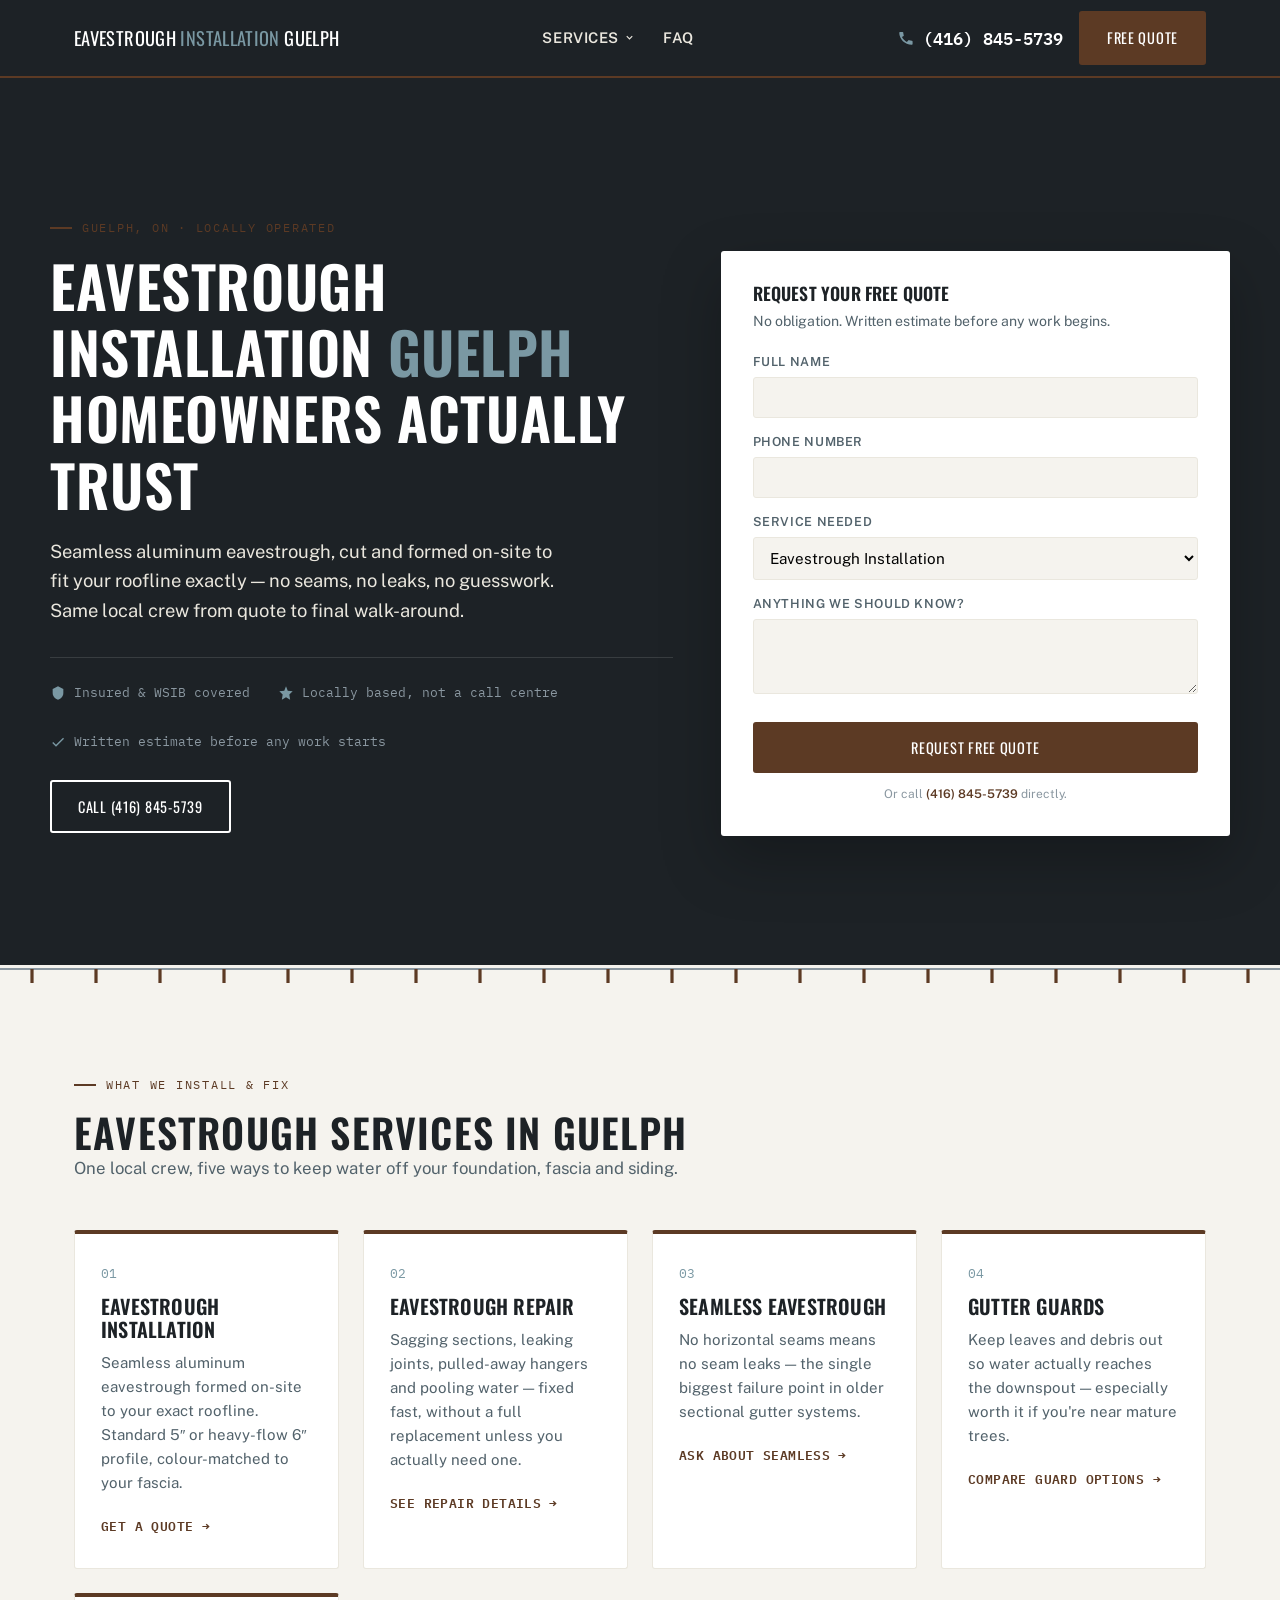
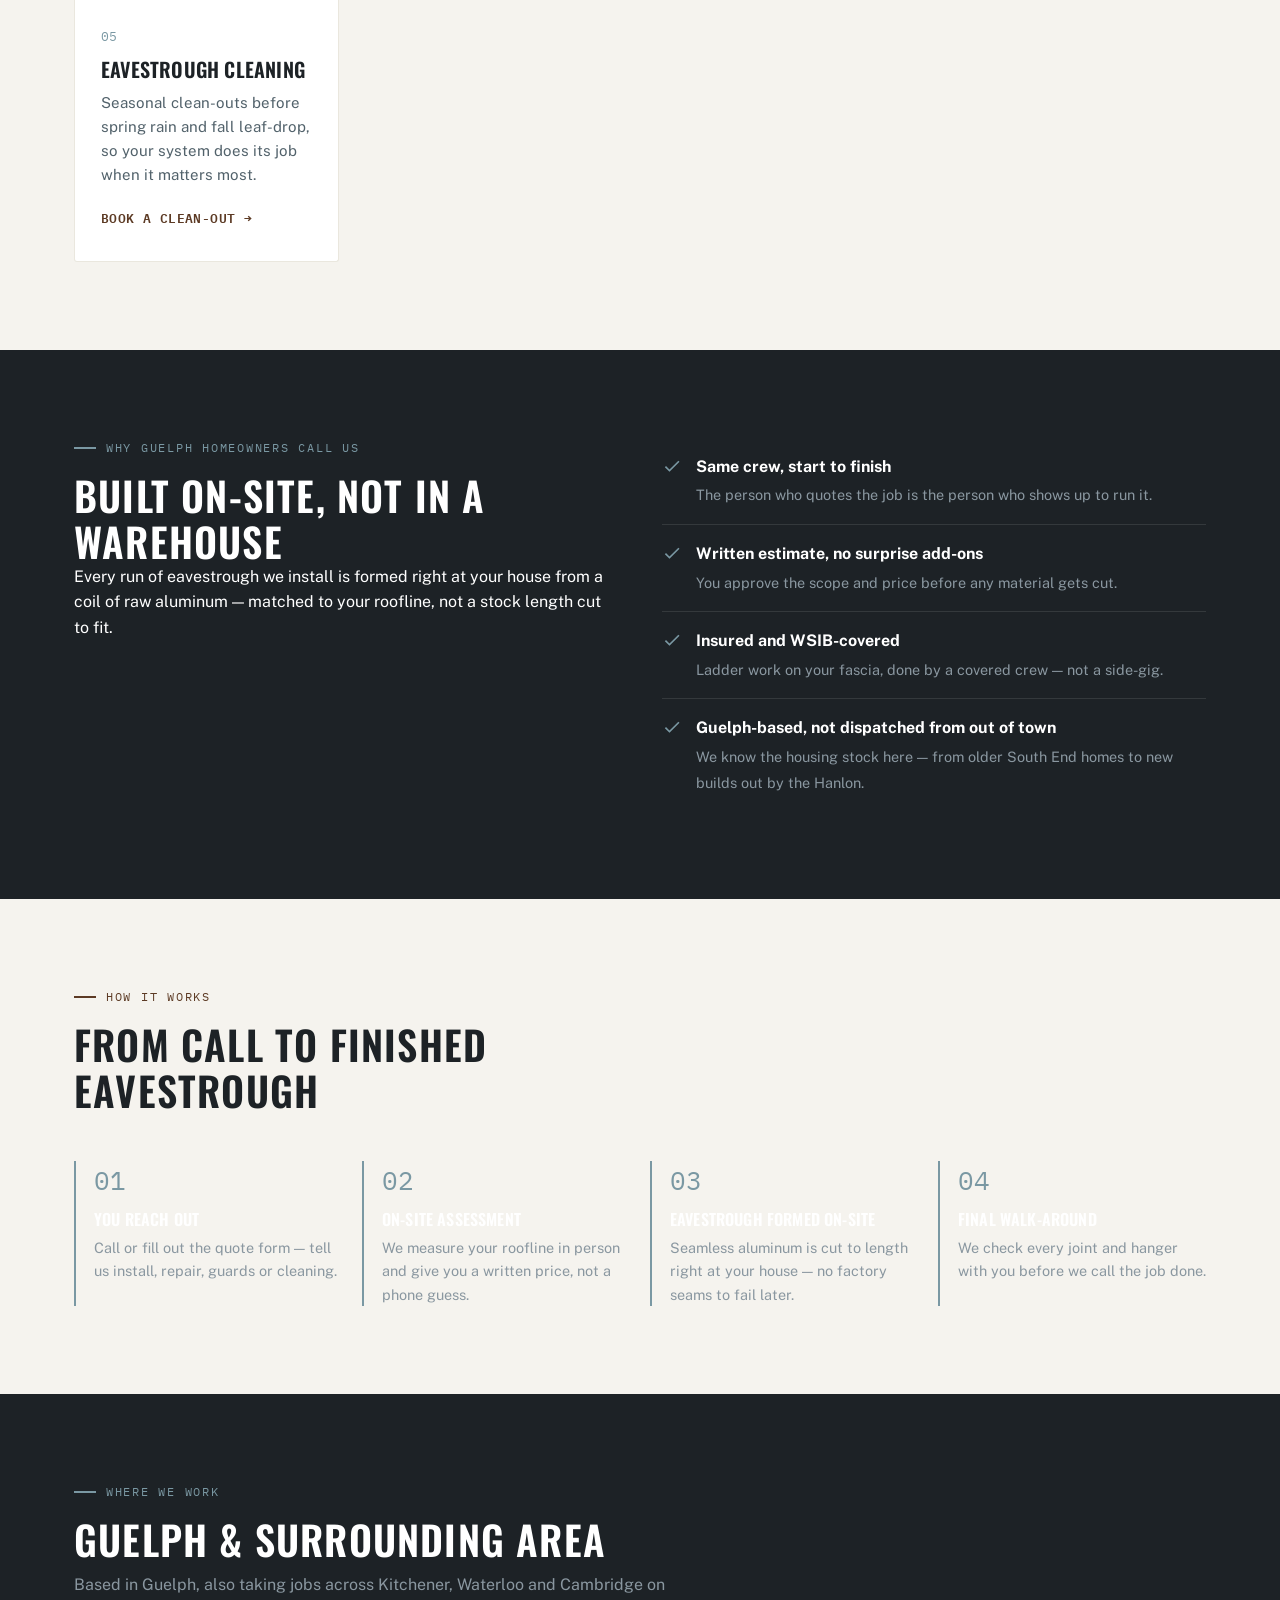
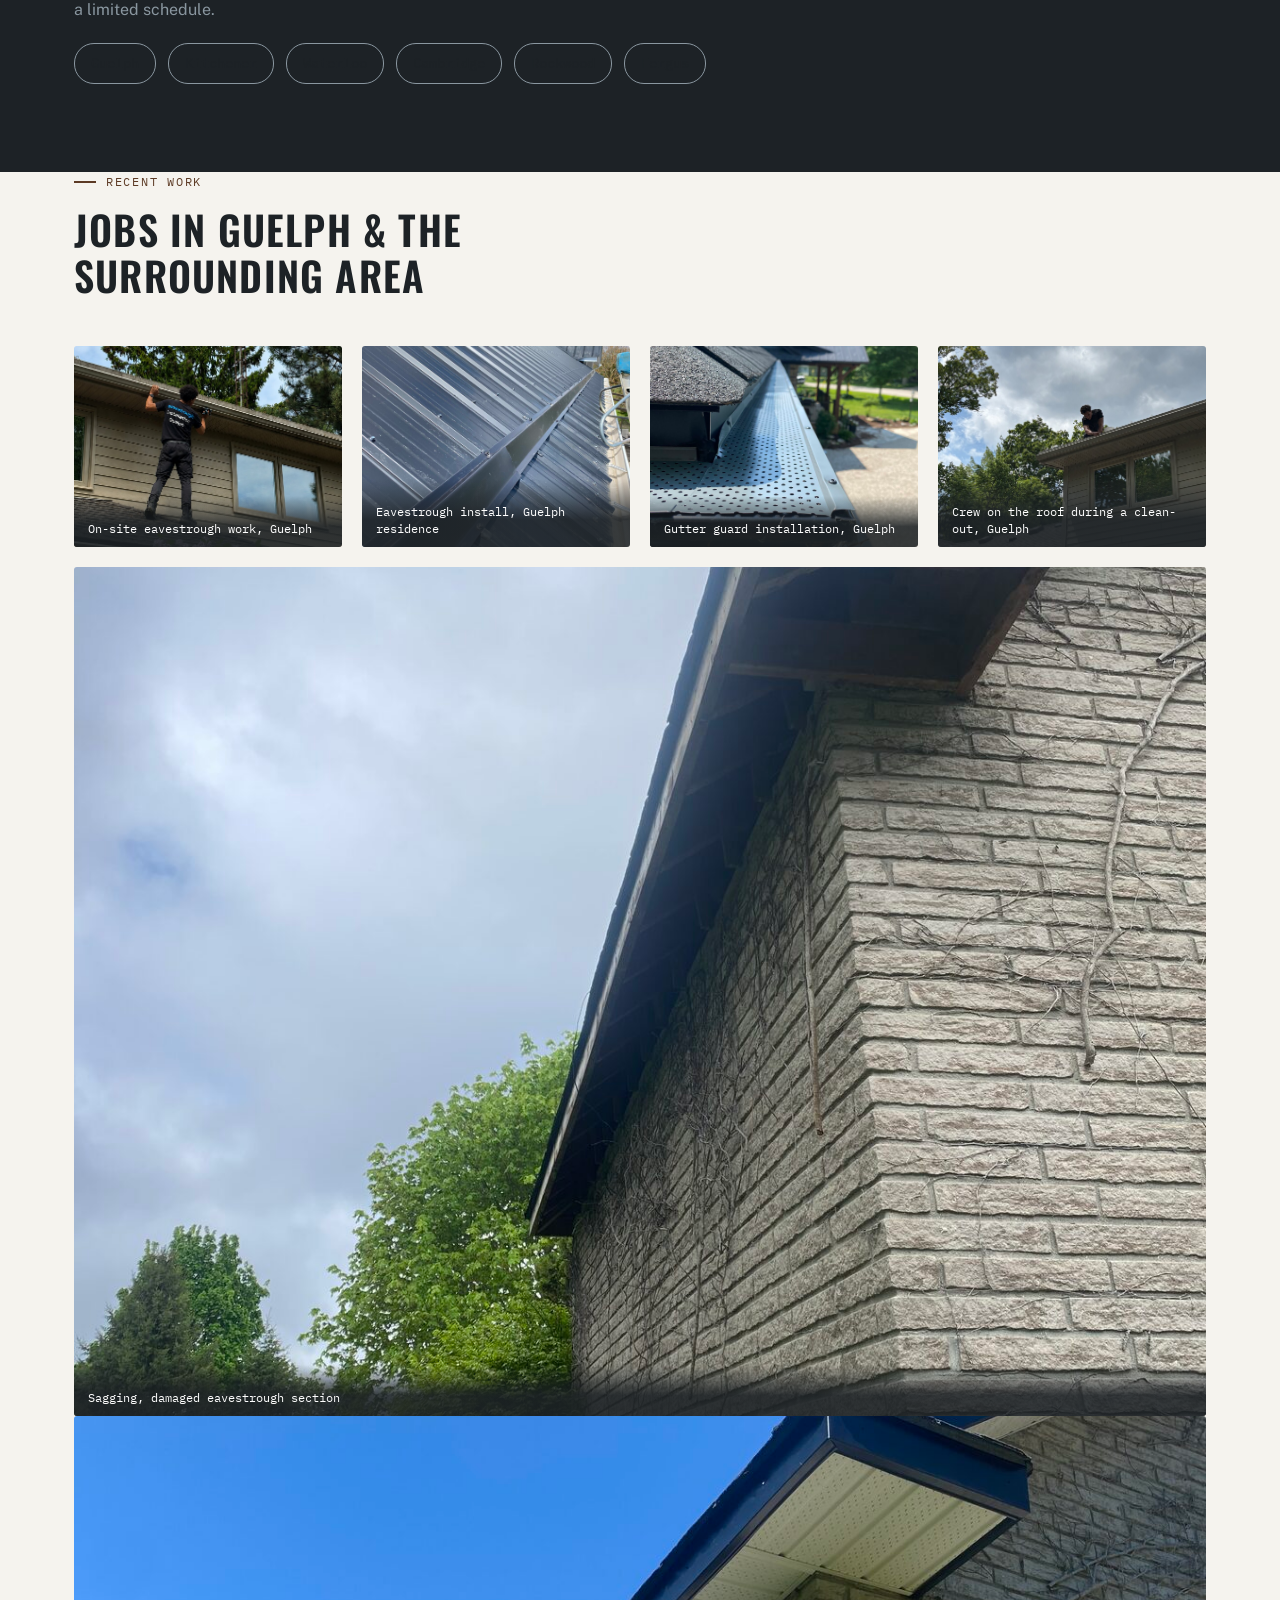
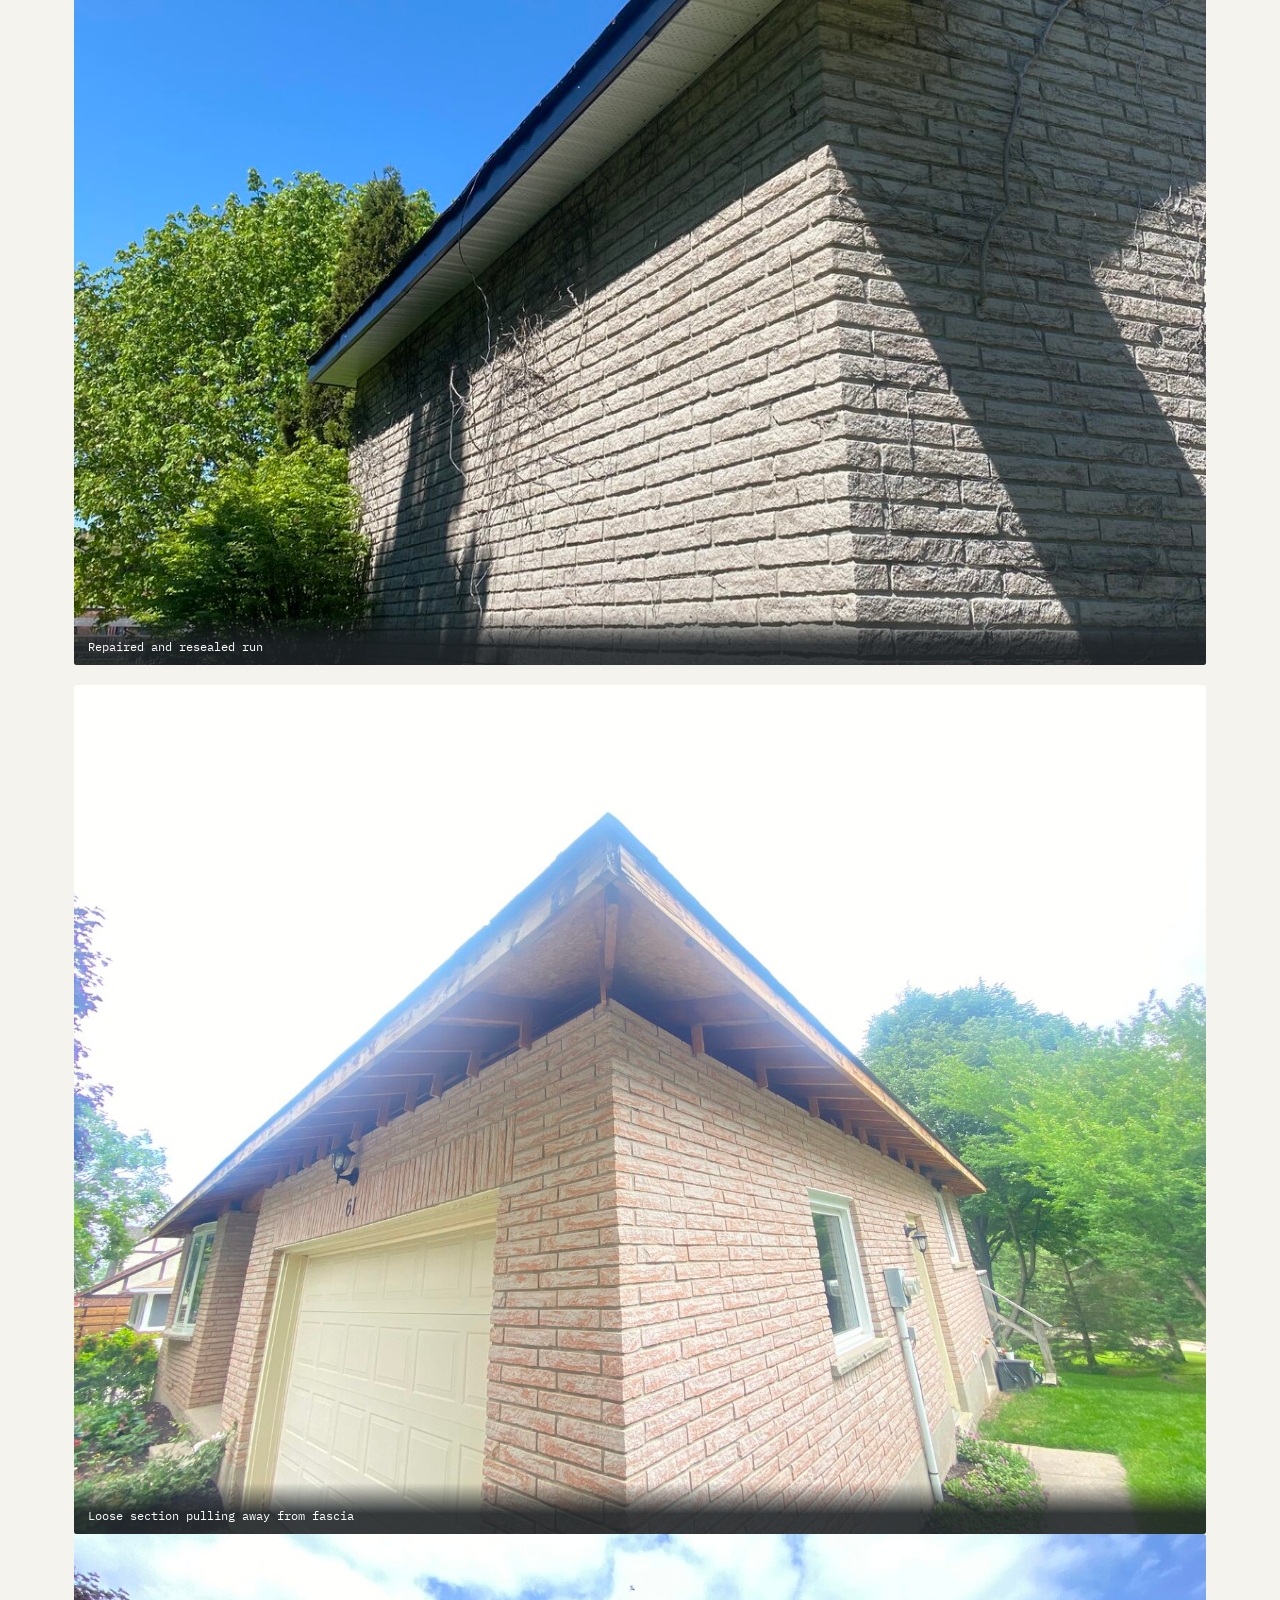
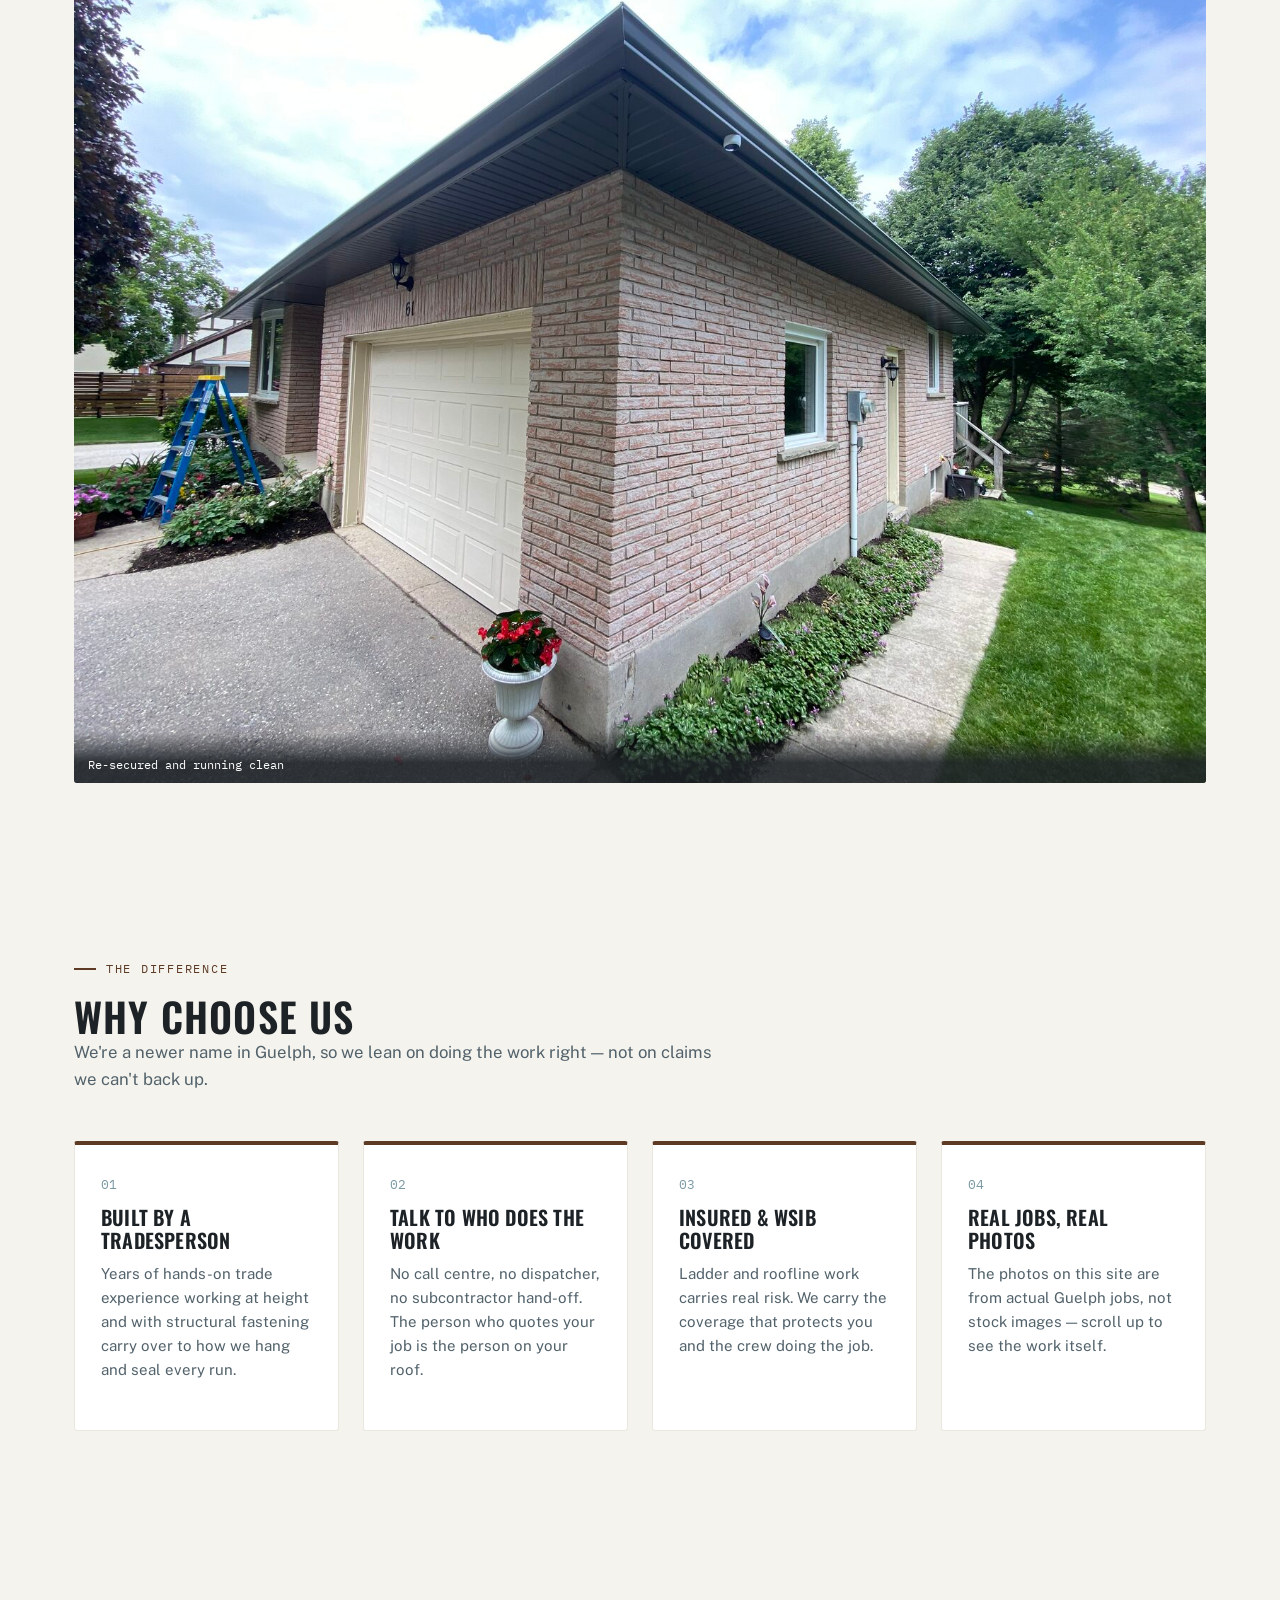
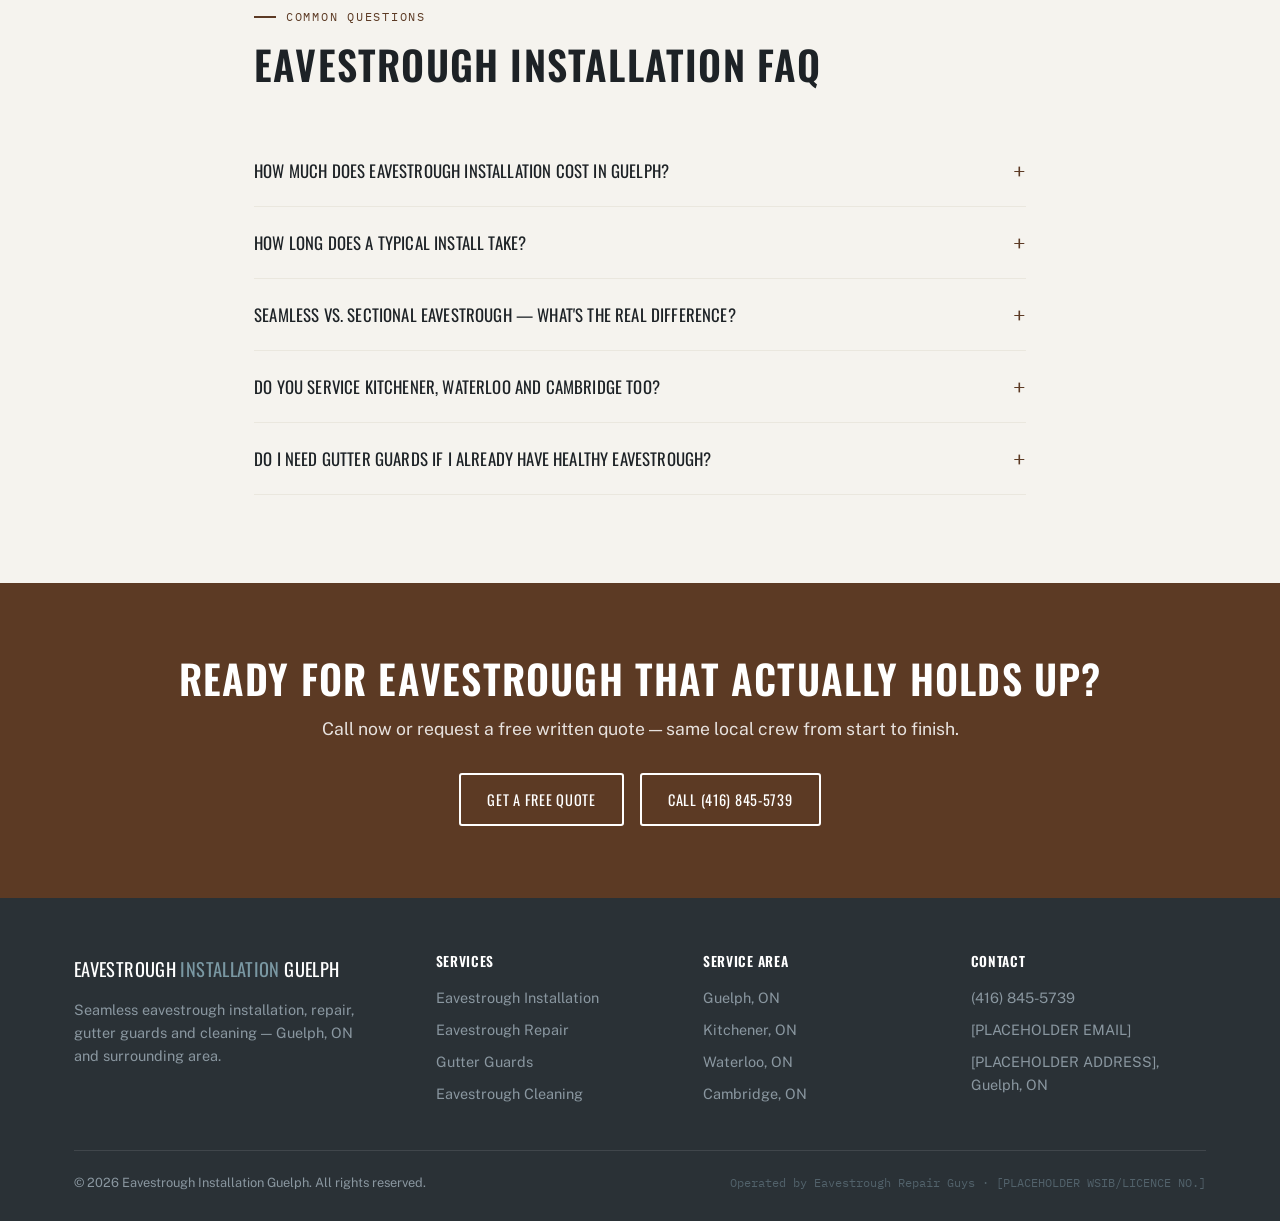
<file: index.html>
<!DOCTYPE html>
<html lang="en-CA">
<head>
<meta charset="UTF-8">
<meta name="viewport" content="width=device-width, initial-scale=1.0">

<!-- ============================================================
     BEFORE GOING LIVE — replace every [PLACEHOLDER] below:
     - Phone number (appears in header, hero, CTA band, footer, schema)
     - Business address / service area radius
     - Real jobsite photos (currently a line-art SVG hero graphic)
     - Real customer testimonials (currently illustrative placeholders)
     - Google Ads conversion ID + GA4 measurement ID (see comments below)
     - WSIB / insurance / licence numbers if you want them displayed
     ============================================================ -->

<title>Eavestrough Installation Guelph | Licensed Local Installers | Eavestrough Repair Guys</title>
<meta name="description" content="Eavestrough installation in Guelph, ON. Seamless aluminum eavestrough, gutter guards, repair and cleaning. Local crew, free on-site quotes. Call [PLACEHOLDER PHONE].">
<link rel="canonical" href="https://www.eavestroughinstallationguelph.ca/">

<!-- Open Graph -->
<meta property="og:type" content="website">
<meta property="og:title" content="Eavestrough Installation Guelph | Eavestrough Repair Guys">
<meta property="og:description" content="Seamless eavestrough installation, repair, gutter guards and cleaning in Guelph, ON. Free on-site quotes.">
<meta property="og:url" content="https://www.eavestroughinstallationguelph.ca/">
<meta property="og:locale" content="en_CA">

<style>
/* ============================================================
   EAVESTROUGH INSTALLATION GUELPH — Design System
   Palette grounded in real eavestrough material/finish names:
   - Charcoal: roofline/shadow
   - Aluminum: the material itself (background)
   - Royal Brown: a genuine standard eavestrough colour, used as accent
   - Slate: structural steel grey
   - Rain: the water the whole trade exists to move
   ============================================================ */

@import url('https://fonts.googleapis.com/css2?family=Oswald:wght@400;500;600;700&family=Public+Sans:wght@400;500;600;700&family=IBM+Plex+Mono:wght@500;600&display=swap');

:root{
  --charcoal: #1D2226;
  --charcoal-soft: #2A3136;
  --aluminum: #F5F3EE;
  --aluminum-dim: #EAE7DE;
  --white: #FFFFFF;
  --brown: #5C3A24;
  --brown-deep: #43291A;
  --brown-light: #7A5138;
  --slate: #52626B;
  --slate-dim: #8A97A0;
  --rain: #7A98A3;
  --rain-dim: #C7D5D9;

  --font-display: 'Oswald', sans-serif;
  --font-body: 'Public Sans', sans-serif;
  --font-mono: 'IBM Plex Mono', monospace;

  --max: 1180px;
  --radius: 3px;
}

*{box-sizing:border-box; margin:0; padding:0;}

html{scroll-behavior:smooth;}

body{
  font-family: var(--font-body);
  background: var(--aluminum);
  color: var(--charcoal);
  line-height: 1.6;
  -webkit-font-smoothing: antialiased;
}

img{max-width:100%; display:block;}

a{color:inherit; text-decoration:none;}

.wrap{max-width:var(--max); margin:0 auto; padding:0 24px;}

h1,h2,h3,h4{
  font-family: var(--font-display);
  font-weight:600;
  line-height:1.15;
  letter-spacing:0.01em;
}

h2{font-size:clamp(1.7rem, 3.2vw, 2.5rem); text-transform:uppercase; letter-spacing:0.03em;}
h3{font-size:1.25rem;}

.eyebrow{
  font-family: var(--font-mono);
  font-size:0.78rem;
  letter-spacing:0.14em;
  text-transform:uppercase;
  color:var(--brown);
  display:flex;
  align-items:center;
  gap:10px;
  margin-bottom:14px;
}
.eyebrow::before{
  content:"";
  width:22px; height:2px;
  background:var(--brown);
  display:inline-block;
}

/* ---------- roofline motif (signature element) ----------
   A recurring gutter cross-section: a horizontal channel with a
   drip-edge lip, used as section dividers instead of generic waves. */
.roofline-divider{
  width:100%;
  height:22px;
  display:block;
}
.roofline-divider svg{width:100%; height:100%; display:block;}

/* ---------- header ---------- */
.site-header{
  position:sticky; top:0; z-index:50;
  background:var(--charcoal);
  border-bottom:2px solid var(--brown);
}
.site-header .wrap{
  display:flex; align-items:center; justify-content:space-between;
  height:76px;
}
.logo{
  font-family:var(--font-display);
  color:var(--white);
  font-size:1.15rem;
  text-transform:uppercase;
  letter-spacing:0.02em;
}
.logo span{color:var(--rain);}
.nav-links{display:flex; gap:28px; align-items:center;}
.nav-links a{
  color:var(--aluminum-dim);
  font-size:0.92rem;
  font-weight:600;
  text-transform:uppercase;
  letter-spacing:0.04em;
}
.nav-links a:hover{color:var(--rain);}
.header-cta{
  display:flex; align-items:center; gap:16px;
}
.phone-badge{
  font-family:var(--font-mono);
  color:var(--white);
  font-size:1.05rem;
  font-weight:600;
  display:flex; align-items:center; gap:8px;
}
.phone-badge svg{width:18px; height:18px; fill:var(--rain);}
.btn{
  display:inline-block;
  font-family:var(--font-display);
  text-transform:uppercase;
  letter-spacing:0.05em;
  font-size:0.9rem;
  padding:13px 26px;
  border-radius:var(--radius);
  border:2px solid transparent;
  cursor:pointer;
  transition:all .15s ease;
}
.btn-primary{background:var(--brown); color:var(--white);}
.btn-primary:hover{background:var(--brown-deep);}
.btn-outline{border-color:var(--white); color:var(--white); background:transparent;}
.btn-outline:hover{background:var(--white); color:var(--charcoal);}
.mobile-toggle{display:none; background:none; border:none; color:var(--white); font-size:1.6rem;}

/* ---------- hero ---------- */
.hero{
  background:var(--charcoal);
  color:var(--white);
  position:relative;
  overflow:hidden;
  padding:76px 0 0 0;
}
.hero-grid{
  display:grid;
  grid-template-columns: 1.1fr 0.9fr;
  gap:48px;
  align-items:center;
  padding:64px 0 96px;
}
.hero h1{
  font-size:clamp(2.4rem, 5vw, 3.6rem);
  text-transform:uppercase;
  margin-bottom:20px;
}
.hero h1 em{
  font-style:normal;
  color:var(--rain);
}
.hero p.lede{
  font-size:1.15rem;
  color:var(--aluminum-dim);
  max-width:46ch;
  margin-bottom:32px;
}
.hero-actions{display:flex; gap:16px; flex-wrap:wrap; margin-bottom:36px;}
.trust-strip{
  display:flex; gap:28px; flex-wrap:wrap;
  border-top:1px solid rgba(255,255,255,0.12);
  padding-top:24px;
}
.trust-item{
  font-family:var(--font-mono);
  font-size:0.82rem;
  color:var(--slate-dim);
  display:flex; align-items:center; gap:8px;
}
.trust-item svg{width:16px; height:16px; fill:var(--rain);}

.hero-visual{
  position:relative;
  border-radius:var(--radius);
  overflow:hidden;
  border:1px solid rgba(255,255,255,0.14);
}
.hero-visual .roofline-graphic{width:100%; display:block;}

/* ---------- quote form ---------- */
.quote-card{
  background:var(--white);
  border-radius:var(--radius);
  padding:32px;
  box-shadow:0 24px 60px rgba(0,0,0,0.25);
  color:var(--charcoal);
}
.quote-card h3{
  text-transform:uppercase;
  font-size:1.1rem;
  margin-bottom:6px;
}
.quote-card .sub{
  font-size:0.88rem;
  color:var(--slate);
  margin-bottom:20px;
}
.field{margin-bottom:14px;}
.field label{
  display:block;
  font-size:0.78rem;
  text-transform:uppercase;
  letter-spacing:0.05em;
  color:var(--slate);
  margin-bottom:5px;
  font-weight:600;
}
.field input, .field select, .field textarea{
  width:100%;
  padding:11px 12px;
  border:1.5px solid var(--aluminum-dim);
  border-radius:var(--radius);
  font-family:var(--font-body);
  font-size:0.95rem;
  background:var(--aluminum);
}
.field input:focus, .field select:focus, .field textarea:focus{
  outline:none; border-color:var(--brown);
}
.quote-card .btn-primary{width:100%; text-align:center; margin-top:6px;}
.quote-fineprint{
  font-size:0.75rem; color:var(--slate-dim); margin-top:12px; text-align:center;
}

/* ---------- services ---------- */
.section{padding:88px 0;}
.section-head{max-width:640px; margin-bottom:48px;}
.section-head p{color:var(--slate); font-size:1.05rem;}
.services-grid{
  display:grid;
  grid-template-columns:repeat(auto-fit, minmax(250px, 1fr));
  gap:24px;
}
.service-card{
  background:var(--white);
  border:1px solid var(--aluminum-dim);
  border-top:4px solid var(--brown);
  border-radius:var(--radius);
  padding:30px 26px;
  transition:transform .15s ease, box-shadow .15s ease;
}
.service-card:hover{transform:translateY(-4px); box-shadow:0 16px 32px rgba(29,34,38,0.1);}
.service-card .num{
  font-family:var(--font-mono);
  color:var(--rain);
  font-size:0.8rem;
  margin-bottom:10px;
  display:block;
}
.service-card h3{margin-bottom:10px; text-transform:uppercase;}
.service-card p{color:var(--slate); font-size:0.94rem; margin-bottom:18px;}
.service-card a.card-link{
  font-family:var(--font-mono);
  font-size:0.82rem;
  color:var(--brown);
  font-weight:600;
  text-transform:uppercase;
  letter-spacing:0.03em;
}
.service-card a.card-link:hover{color:var(--brown-deep);}

/* ---------- dark band (why-us / process) ---------- */
.band-dark{
  background:var(--charcoal);
  color:var(--white);
}
.band-dark .section-head p{color:var(--slate-dim);}
.band-dark .eyebrow{color:var(--rain);}
.band-dark .eyebrow::before{background:var(--rain);}

.process-grid{
  display:grid;
  grid-template-columns:repeat(4, 1fr);
  gap:20px;
}
.process-step{border-left:2px solid var(--rain); padding-left:18px;}
.process-step .step-no{
  font-family:var(--font-mono);
  color:var(--rain);
  font-size:1.6rem;
  display:block;
  margin-bottom:8px;
}
.process-step h4{text-transform:uppercase; font-size:1rem; margin-bottom:8px; color:var(--white);}
.process-step p{font-size:0.9rem; color:var(--slate-dim);}

/* ---------- why-us checklist ---------- */
.why-grid{
  display:grid;
  grid-template-columns: 1fr 1fr;
  gap:44px;
  align-items:start;
}
.check-list{list-style:none;}
.check-list li{
  display:flex; gap:14px; align-items:flex-start;
  padding:16px 0;
  border-bottom:1px solid rgba(255,255,255,0.1);
}
.check-list li:last-child{border-bottom:none;}
.check-list svg{width:20px; height:20px; flex-shrink:0; fill:var(--rain); margin-top:2px;}
.check-list strong{display:block; margin-bottom:3px; color:var(--white);}
.check-list span.detail{font-size:0.9rem; color:var(--slate-dim);}

/* ---------- service area ---------- */
.area-list{
  display:flex; flex-wrap:wrap; gap:12px; margin-top:20px;
}
.area-chip{
  font-family:var(--font-mono);
  font-size:0.85rem;
  padding:9px 16px;
  border:1.5px solid var(--slate-dim);
  border-radius:20px;
  color:var(--charcoal);
}

/* ---------- testimonials ---------- */
.testi-grid{
  display:grid;
  grid-template-columns:repeat(auto-fit, minmax(280px,1fr));
  gap:24px;
}
.testi-card{
  background:var(--white);
  border:1px solid var(--aluminum-dim);
  border-radius:var(--radius);
  padding:28px;
}
.stars{color:var(--brown); font-size:1rem; margin-bottom:14px; letter-spacing:2px;}
.testi-card p.quote{font-size:0.98rem; margin-bottom:18px; color:var(--charcoal);}
.testi-card .who{
  font-family:var(--font-mono);
  font-size:0.8rem;
  color:var(--slate);
  text-transform:uppercase;
  letter-spacing:0.03em;
}

/* ---------- FAQ ---------- */
.faq-item{
  border-bottom:1px solid var(--aluminum-dim);
}
.faq-q{
  width:100%;
  text-align:left;
  background:none; border:none;
  padding:22px 0;
  font-family:var(--font-display);
  font-size:1.05rem;
  text-transform:uppercase;
  letter-spacing:0.01em;
  color:var(--charcoal);
  display:flex; justify-content:space-between; align-items:center;
  cursor:pointer;
}
.faq-q .icon{
  font-family:var(--font-mono);
  font-size:1.3rem;
  color:var(--brown);
  transition:transform .15s ease;
}
.faq-item.open .faq-q .icon{transform:rotate(45deg);}
.faq-a{
  max-height:0;
  overflow:hidden;
  transition:max-height .2s ease;
  color:var(--slate);
  font-size:0.95rem;
}
.faq-item.open .faq-a{max-height:280px;}
.faq-a-inner{padding-bottom:22px; max-width:70ch;}

/* ---------- final CTA band ---------- */
.cta-band{
  background:var(--brown);
  color:var(--white);
  text-align:center;
  padding:72px 0;
}
.cta-band h2{color:var(--white); margin-bottom:14px;}
.cta-band p{color:rgba(255,255,255,0.85); margin-bottom:30px; font-size:1.1rem;}
.cta-band .btn-outline{border-color:var(--white); color:var(--white);}
.cta-band .btn-outline:hover{background:var(--white); color:var(--brown);}

/* ---------- footer ---------- */
footer{
  background:var(--charcoal-soft);
  color:var(--slate-dim);
  padding:56px 0 28px;
  font-size:0.9rem;
}
.footer-grid{
  display:grid;
  grid-template-columns:1.4fr 1fr 1fr 1fr;
  gap:32px;
  margin-bottom:36px;
}
footer h4{color:var(--white); font-size:0.85rem; text-transform:uppercase; letter-spacing:0.05em; margin-bottom:16px;}
footer ul{list-style:none;}
footer li{margin-bottom:9px;}
footer a:hover{color:var(--rain);}
.footer-bottom{
  border-top:1px solid rgba(255,255,255,0.1);
  padding-top:22px;
  display:flex; justify-content:space-between; flex-wrap:wrap; gap:12px;
  font-size:0.8rem;
}
.footer-brand-note{font-family:var(--font-mono); font-size:0.76rem; color:var(--slate);}

/* ---------- breadcrumb (service pages) ---------- */
.breadcrumb{
  font-family:var(--font-mono);
  font-size:0.8rem;
  color:var(--slate-dim);
  padding:18px 0;
}
.breadcrumb a{color:var(--rain);}

/* ---------- page hero (service pages, shorter than homepage) ---------- */
.page-hero{
  background:var(--charcoal);
  color:var(--white);
  padding:36px 0 60px;
}
.page-hero h1{
  font-size:clamp(2rem, 4.2vw, 3rem);
  text-transform:uppercase;
  margin-bottom:16px;
}
.page-hero p.lede{color:var(--aluminum-dim); max-width:60ch; font-size:1.08rem; margin-bottom:26px;}

/* ---------- two column content (service pages) ---------- */
.content-grid{
  display:grid;
  grid-template-columns:1.4fr 1fr;
  gap:48px;
  align-items:start;
}
.content-grid h2{font-size:1.5rem; margin:34px 0 14px;}
.content-grid h2:first-child{margin-top:0;}
.content-grid p{color:var(--slate); margin-bottom:16px;}
.content-grid ul{margin:0 0 20px 20px; color:var(--slate);}
.content-grid li{margin-bottom:8px;}
.sticky-sidebar{position:sticky; top:100px;}

.price-note{
  background:var(--aluminum-dim);
  border-left:3px solid var(--brown);
  padding:18px 20px;
  border-radius:var(--radius);
  font-size:0.92rem;
  margin:24px 0;
}
.price-note strong{color:var(--brown-deep);}

/* ---------- responsive ---------- */
@media (max-width: 900px){
  .hero-grid, .why-grid, .content-grid{grid-template-columns:1fr;}
  .process-grid{grid-template-columns:repeat(2, 1fr);}
  .footer-grid{grid-template-columns:1fr 1fr;}
  .nav-links{display:none; position:absolute; top:76px; left:0; right:0; background:var(--charcoal); flex-direction:column; padding:12px 24px; gap:0; border-top:1px solid rgba(255,255,255,0.1);}
  .nav-links.mobile-open{display:flex;}
  .nav-links a{padding:12px 0; border-bottom:1px solid rgba(255,255,255,0.08);}
  .mobile-toggle{display:block;}
}
@media (max-width: 560px){
  .process-grid{grid-template-columns:1fr;}
  .footer-grid{grid-template-columns:1fr;}
  .phone-badge span.label{display:none;}
}

/* ---------- accessibility ---------- */
a:focus-visible, button:focus-visible, input:focus-visible, select:focus-visible, textarea:focus-visible{
  outline:3px solid var(--rain);
  outline-offset:2px;
}
@media (prefers-reduced-motion: reduce){
  *{transition:none !important; scroll-behavior:auto !important;}
}

/* ---------- recent work gallery (homepage) ---------- */
.gallery-section{padding-top:0;}
.gallery-grid{
  display:grid;
  grid-template-columns:repeat(auto-fit, minmax(220px, 1fr));
  gap:20px;
  margin-top:32px;
}
.gallery-tile{
  aspect-ratio: 4/3;
  border:2px dashed var(--slate-dim);
  border-radius:var(--radius);
  background:var(--aluminum-dim);
  display:flex;
  flex-direction:column;
  align-items:center;
  justify-content:center;
  text-align:center;
  padding:20px;
  gap:10px;
}
.gallery-tile svg{width:34px; height:34px; fill:var(--slate-dim);}
.gallery-tile.has-photo{border:none; background:none; padding:0; overflow:hidden; position:relative; display:block;}
.gallery-tile.has-photo img{width:100%; height:100%; object-fit:cover; display:block;}
.gallery-tile.has-photo .cap{position:absolute; bottom:0; left:0; right:0; background:linear-gradient(transparent, rgba(29,34,38,0.88) 60%); color:#fff; padding:24px 14px 10px; text-align:left; font-size:0.78rem;}
.gallery-tile .cap{
  font-family:var(--font-mono);
  font-size:0.8rem;
  color:var(--slate);
  line-height:1.4;
}
.gallery-note{
  font-size:0.85rem;
  color:var(--slate-dim);
  margin-top:18px;
  font-style:italic;
}


/* ---------- nav services dropdown ---------- */
.nav-dropdown{position:relative;}
.nav-dropdown-toggle{
  background:none; border:none; cursor:pointer;
  display:flex; align-items:center; gap:5px;
  color:var(--aluminum-dim);
  font-size:0.92rem; font-weight:600;
  text-transform:uppercase; letter-spacing:0.04em;
  font-family:inherit; padding:0;
}
.nav-dropdown-toggle:hover{color:var(--rain);}
.nav-dropdown-toggle .chevron{width:11px; height:11px; transition:transform .15s ease;}
.nav-dropdown.open .nav-dropdown-toggle .chevron{transform:rotate(180deg);}
.nav-dropdown-menu{
  position:absolute; top:100%; left:0; margin-top:16px;
  background:var(--charcoal-soft); border:1px solid rgba(255,255,255,0.1);
  border-radius:var(--radius); min-width:230px; padding:8px 0;
  display:none; box-shadow:0 18px 36px rgba(0,0,0,0.35); z-index:60;
}
.nav-dropdown-menu a{
  display:block; padding:11px 18px;
  color:var(--aluminum-dim); font-size:0.88rem;
  text-transform:none; letter-spacing:0; font-weight:500;
}
.nav-dropdown-menu a:hover{background:rgba(255,255,255,0.06); color:var(--rain);}
.nav-dropdown:hover .nav-dropdown-menu,
.nav-dropdown.open .nav-dropdown-menu{display:block;}
@media (max-width: 900px){
  .nav-dropdown-menu{
    position:static; box-shadow:none; border:none; background:rgba(255,255,255,0.03);
    margin-top:6px; margin-left:0; display:none; min-width:0;
  }
  .nav-dropdown.open .nav-dropdown-menu{display:block;}
  .nav-dropdown-toggle{padding:12px 0; width:100%; justify-content:space-between;
    border-bottom:1px solid rgba(255,255,255,0.08);}
}

</style>

<!-- ================= Google Ads / GA4 placeholders =================
<script async src="https://www.googletagmanager.com/gtag/js?id=G-XXXXXXX"></script>
<script>
  window.dataLayer = window.dataLayer || [];
  function gtag(){dataLayer.push(arguments);}
  gtag('js', new Date());
  gtag('config', 'G-XXXXXXX');          // GA4 measurement ID
  gtag('config', 'AW-XXXXXXXXX');       // Google Ads conversion ID
</script>
==================================================================== -->

<!-- ================= LocalBusiness structured data ================= -->
<script type="application/ld+json">
{
  "@context": "https://schema.org",
  "@type": "HomeAndConstructionBusiness",
  "name": "Eavestrough Installation Guelph",
  "alternateName": "Eavestrough Repair Guys",
  "image": "https://www.eavestroughinstallationguelph.ca/hero-image.jpg",
  "telephone": "+1-416-845-5739",
  "priceRange": "$$-$$$",
  "address": {
    "@type": "PostalAddress",
    "streetAddress": "[PLACEHOLDER STREET ADDRESS]",
    "addressLocality": "Guelph",
    "addressRegion": "ON",
    "postalCode": "[PLACEHOLDER POSTAL CODE]",
    "addressCountry": "CA"
  },
  "areaServed": [
    {"@type": "City", "name": "Guelph"},
    {"@type": "City", "name": "Kitchener"},
    {"@type": "City", "name": "Waterloo"},
    {"@type": "City", "name": "Cambridge"}
  ],
  "url": "https://www.eavestroughinstallationguelph.ca/",
  "openingHoursSpecification": {
    "@type": "OpeningHoursSpecification",
    "dayOfWeek": ["Monday","Tuesday","Wednesday","Thursday","Friday"],
    "opens": "08:00",
    "closes": "17:00"
  },
  "hasOfferCatalog": {
    "@type": "OfferCatalog",
    "name": "Eavestrough Services",
    "itemListElement": [
      {"@type": "Offer", "itemOffered": {"@type": "Service", "name": "Eavestrough Installation"}},
      {"@type": "Offer", "itemOffered": {"@type": "Service", "name": "Eavestrough Repair"}},
      {"@type": "Offer", "itemOffered": {"@type": "Service", "name": "Seamless Eavestrough"}},
      {"@type": "Offer", "itemOffered": {"@type": "Service", "name": "Gutter Guards"}},
      {"@type": "Offer", "itemOffered": {"@type": "Service", "name": "Eavestrough Cleaning"}}
    ]
  }
}
</script>
</head>
<body>

<!-- ================= HEADER ================= -->
<header class="site-header">
  <div class="wrap">
    <a href="/" class="logo">Eavestrough <span>Installation</span> Guelph</a>
    <nav class="nav-links" aria-label="Primary">
      <div class="nav-dropdown">
        <button class="nav-dropdown-toggle" aria-expanded="false" aria-haspopup="true">Services <svg class="chevron" viewBox="0 0 24 24" fill="none" stroke="currentColor" stroke-width="2.5"><polyline points="6 9 12 15 18 9"/></svg></button>
        <div class="nav-dropdown-menu">
          <a href="#services">Eavestrough Installation</a>
          <a href="eavestrough-repair-guelph.html">Eavestrough Repair</a>
          <a href="gutter-guards-guelph.html">Gutter Guards</a>
          <a href="eavestrough-cleaning-guelph.html">Eavestrough Cleaning</a>
        </div>
      </div>
      <a href="#faq">FAQ</a>
    </nav>
    <div class="header-cta">
      <a href="tel:+14168455739" class="phone-badge">
        <svg viewBox="0 0 24 24"><path d="M6.6 10.8c1.4 2.8 3.7 5.1 6.5 6.5l2.2-2.2c.3-.3.7-.4 1-.2 1.1.4 2.3.6 3.5.6.6 0 1 .4 1 1v3.4c0 .6-.4 1-1 1C10.6 21 3 13.4 3 4.9c0-.6.4-1 1-1h3.4c.6 0 1 .4 1 1 0 1.2.2 2.4.6 3.5.1.3 0 .7-.2 1L6.6 10.8z"/></svg>
        <span class="label">(416) 845-5739</span>
      </a>
      <a href="#quote" class="btn btn-primary">Free Quote</a>
      <button class="mobile-toggle" aria-label="Toggle menu" aria-expanded="false">&#9776;</button>
    </div>
  </div>
</header>

<!-- ================= HERO ================= -->
<section class="hero" id="quote">
  <div class="wrap hero-grid">
    <div>
      <div class="eyebrow">Guelph, ON &middot; Locally Operated</div>
      <h1>Eavestrough Installation <em>Guelph</em> Homeowners Actually Trust</h1>
      <p class="lede">Seamless aluminum eavestrough, cut and formed on-site to fit your roofline exactly &mdash; no seams, no leaks, no guesswork. Same local crew from quote to final walk-around.</p>
      <div class="trust-strip">
        <div class="trust-item"><svg viewBox="0 0 24 24"><path d="M12 2l8 4v6c0 5-3.4 8.7-8 10-4.6-1.3-8-5-8-10V6l8-4z"/></svg>Insured &amp; WSIB covered</div>
        <div class="trust-item"><svg viewBox="0 0 24 24"><path d="M12 2l2.6 6.6L22 9.3l-5 4.9L18.2 22 12 18.3 5.8 22 7 14.2l-5-4.9 7.4-.7L12 2z"/></svg>Locally based, not a call centre</div>
        <div class="trust-item"><svg viewBox="0 0 24 24"><path d="M9 16.2L4.8 12 3.4 13.4 9 19l12-12-1.4-1.4z"/></svg>Written estimate before any work starts</div>
      </div>
      <div class="hero-actions" style="margin-top:28px;">
        <a href="tel:+14168455739" class="btn btn-outline">Call (416) 845-5739</a>
      </div>
    </div>

    <!-- Free quote form, front and centre in the hero -->
    <div class="quote-card">
      <h3>Request Your Free Quote</h3>
      <div class="sub">No obligation. Written estimate before any work begins.</div>
      <form class="quote-form" action="https://formspree.io/f/mjgnjyed" method="POST">
        <input type="hidden" name="_subject" value="New Quote Request &mdash; Eavestrough Installation Guelph">
        <input type="hidden" name="page" value="Homepage / Installation">
        <div class="field">
          <label for="name">Full Name</label>
          <input type="text" id="name" name="name" required>
        </div>
        <div class="field">
          <label for="phone">Phone Number</label>
          <input type="tel" id="phone" name="phone" required>
        </div>
        <div class="field">
          <label for="service">Service Needed</label>
          <select id="service" name="service">
            <option>Eavestrough Installation</option>
            <option>Eavestrough Repair</option>
            <option>Gutter Guards</option>
            <option>Eavestrough Cleaning</option>
            <option>Not Sure / Need Advice</option>
          </select>
        </div>
        <div class="field">
          <label for="notes">Anything We Should Know?</label>
          <textarea id="notes" name="notes" rows="3"></textarea>
        </div>
        <div class="form-error" style="display:none; color:#B23A2E; font-size:0.85rem; margin-bottom:14px;"></div>
        <button type="submit" class="btn btn-primary">Request Free Quote</button>
        <div class="quote-fineprint">Or call <a href="tel:+14168455739" style="color:var(--brown); font-weight:600;">(416) 845-5739</a> directly.</div>
      </form>
      <div class="form-confirm" style="display:none; text-align:center; padding:20px 0;">
        <h3 style="margin-bottom:10px;">Got it &mdash; thanks!</h3>
        <p style="color:var(--slate);">We'll be in touch shortly to book your on-site quote.</p>
      </div>
    </div>
  </div>
</section>
<div class="roofline-divider" aria-hidden="true">
  <svg viewBox="0 0 1200 22" preserveAspectRatio="none" xmlns="http://www.w3.org/2000/svg">
    <line x1="0" y1="4" x2="1200" y2="4" stroke="#8A97A0" stroke-width="2"/>
    <g stroke="#5C3A24" stroke-width="3">
      <line x1="30" y1="4" x2="30" y2="18"/><line x1="90" y1="4" x2="90" y2="18"/><line x1="150" y1="4" x2="150" y2="18"/>
      <line x1="210" y1="4" x2="210" y2="18"/><line x1="270" y1="4" x2="270" y2="18"/><line x1="330" y1="4" x2="330" y2="18"/>
      <line x1="390" y1="4" x2="390" y2="18"/><line x1="450" y1="4" x2="450" y2="18"/><line x1="510" y1="4" x2="510" y2="18"/>
      <line x1="570" y1="4" x2="570" y2="18"/><line x1="630" y1="4" x2="630" y2="18"/><line x1="690" y1="4" x2="690" y2="18"/>
      <line x1="750" y1="4" x2="750" y2="18"/><line x1="810" y1="4" x2="810" y2="18"/><line x1="870" y1="4" x2="870" y2="18"/>
      <line x1="930" y1="4" x2="930" y2="18"/><line x1="990" y1="4" x2="990" y2="18"/><line x1="1050" y1="4" x2="1050" y2="18"/>
      <line x1="1110" y1="4" x2="1110" y2="18"/><line x1="1170" y1="4" x2="1170" y2="18"/>
    </g>
  </svg>
</div>

<!-- ================= SERVICES ================= -->
<section class="section" id="services">
  <div class="wrap">
    <div class="section-head">
      <div class="eyebrow">What We Install &amp; Fix</div>
      <h2>Eavestrough Services in Guelph</h2>
      <p>One local crew, five ways to keep water off your foundation, fascia and siding.</p>
    </div>
    <div class="services-grid">

      <div class="service-card">
        <span class="num">01</span>
        <h3>Eavestrough Installation</h3>
        <p>Seamless aluminum eavestrough formed on-site to your exact roofline. Standard 5&Prime; or heavy-flow 6&Prime; profile, colour-matched to your fascia.</p>
        <a href="#quote" class="card-link">Get a quote &rarr;</a>
      </div>

      <div class="service-card">
        <span class="num">02</span>
        <h3>Eavestrough Repair</h3>
        <p>Sagging sections, leaking joints, pulled-away hangers and pooling water &mdash; fixed fast, without a full replacement unless you actually need one.</p>
        <a href="eavestrough-repair-guelph.html" class="card-link">See repair details &rarr;</a>
      </div>

      <div class="service-card">
        <span class="num">03</span>
        <h3>Seamless Eavestrough</h3>
        <p>No horizontal seams means no seam leaks &mdash; the single biggest failure point in older sectional gutter systems.</p>
        <a href="#quote" class="card-link">Ask about seamless &rarr;</a>
      </div>

      <div class="service-card">
        <span class="num">04</span>
        <h3>Gutter Guards</h3>
        <p>Keep leaves and debris out so water actually reaches the downspout &mdash; especially worth it if you're near mature trees.</p>
        <a href="gutter-guards-guelph.html" class="card-link">Compare guard options &rarr;</a>
      </div>

      <div class="service-card">
        <span class="num">05</span>
        <h3>Eavestrough Cleaning</h3>
        <p>Seasonal clean-outs before spring rain and fall leaf-drop, so your system does its job when it matters most.</p>
        <a href="eavestrough-cleaning-guelph.html" class="card-link">Book a clean-out &rarr;</a>
      </div>

    </div>
  </div>
</section>

<!-- ================= WHY US ================= -->
<section class="section band-dark">
  <div class="wrap why-grid">
    <div>
      <div class="eyebrow">Why Guelph Homeowners Call Us</div>
      <h2>Built On-Site, Not In A Warehouse</h2>
      <p>Every run of eavestrough we install is formed right at your house from a coil of raw aluminum &mdash; matched to your roofline, not a stock length cut to fit.</p>
    </div>
    <ul class="check-list">
      <li>
        <svg viewBox="0 0 24 24"><path d="M9 16.2L4.8 12 3.4 13.4 9 19l12-12-1.4-1.4z"/></svg>
        <div>
          <strong>Same crew, start to finish</strong>
          <span class="detail">The person who quotes the job is the person who shows up to run it.</span>
        </div>
      </li>
      <li>
        <svg viewBox="0 0 24 24"><path d="M9 16.2L4.8 12 3.4 13.4 9 19l12-12-1.4-1.4z"/></svg>
        <div>
          <strong>Written estimate, no surprise add-ons</strong>
          <span class="detail">You approve the scope and price before any material gets cut.</span>
        </div>
      </li>
      <li>
        <svg viewBox="0 0 24 24"><path d="M9 16.2L4.8 12 3.4 13.4 9 19l12-12-1.4-1.4z"/></svg>
        <div>
          <strong>Insured and WSIB-covered</strong>
          <span class="detail">Ladder work on your fascia, done by a covered crew &mdash; not a side-gig.</span>
        </div>
      </li>
      <li>
        <svg viewBox="0 0 24 24"><path d="M9 16.2L4.8 12 3.4 13.4 9 19l12-12-1.4-1.4z"/></svg>
        <div>
          <strong>Guelph-based, not dispatched from out of town</strong>
          <span class="detail">We know the housing stock here &mdash; from older South End homes to new builds out by the Hanlon.</span>
        </div>
      </li>
    </ul>
  </div>
</section>

<!-- ================= PROCESS ================= -->
<section class="section">
  <div class="wrap">
    <div class="section-head">
      <div class="eyebrow">How It Works</div>
      <h2>From Call To Finished Eavestrough</h2>
    </div>
    <div class="process-grid">
      <div class="process-step">
        <span class="step-no">01</span>
        <h4>You reach out</h4>
        <p>Call or fill out the quote form &mdash; tell us install, repair, guards or cleaning.</p>
      </div>
      <div class="process-step">
        <span class="step-no">02</span>
        <h4>On-site assessment</h4>
        <p>We measure your roofline in person and give you a written price, not a phone guess.</p>
      </div>
      <div class="process-step">
        <span class="step-no">03</span>
        <h4>Eavestrough formed on-site</h4>
        <p>Seamless aluminum is cut to length right at your house &mdash; no factory seams to fail later.</p>
      </div>
      <div class="process-step">
        <span class="step-no">04</span>
        <h4>Final walk-around</h4>
        <p>We check every joint and hanger with you before we call the job done.</p>
      </div>
    </div>
  </div>
</section>

<!-- ================= SERVICE AREA ================= -->
<section class="section band-dark">
  <div class="wrap">
    <div class="eyebrow">Where We Work</div>
    <h2>Guelph &amp; Surrounding Area</h2>
    <p style="color:var(--slate-dim); max-width:60ch; margin-top:10px;">Based in Guelph, also taking jobs across Kitchener, Waterloo and Cambridge on a limited schedule.</p>
    <div class="area-list">
      <span class="area-chip">Guelph</span>
      <span class="area-chip">Kitchener</span>
      <span class="area-chip">Waterloo</span>
      <span class="area-chip">Cambridge</span>
      <span class="area-chip">Rockwood</span>
      <span class="area-chip">Fergus</span>
    </div>
  </div>
</section>

<!-- ================= RECENT WORK ================= -->
<section class="section gallery-section">
  <div class="wrap">
    <div class="section-head">
      <div class="eyebrow">Recent Work</div>
      <h2>Jobs In Guelph &amp; The Surrounding Area</h2>
    </div>

    <div class="gallery-grid" style="margin-bottom:20px;">
      <div class="gallery-tile has-photo">
        <img src="images/crew-branded.jpg" alt="Eavestrough Installation Guelph crew working on a roofline">
        <div class="cap">On-site eavestrough work, Guelph</div>
      </div>
      <div class="gallery-tile has-photo">
        <img src="images/install-crew-1.jpg" alt="Eavestrough installation crew on a residential roof in Guelph">
        <div class="cap">Eavestrough install, Guelph residence</div>
      </div>
      <div class="gallery-tile has-photo">
        <img src="images/gutter-guard-install.jpg" alt="Gutter guard installation on a Guelph home">
        <div class="cap">Gutter guard installation, Guelph</div>
      </div>
      <div class="gallery-tile has-photo">
        <img src="images/cleaning-crew-roof.jpg" alt="Crew cleaning eavestrough on a Guelph roof">
        <div class="cap">Crew on the roof during a clean-out, Guelph</div>
      </div>
    </div>

    <div class="before-after-pair" style="margin-bottom:20px;">
      <div class="gallery-tile has-photo">
        <img src="images/repair-before-1.jpg" alt="Damaged eavestrough before repair, Guelph">
        <div class="ba-label">Before</div>
        <div class="cap">Sagging, damaged eavestrough section</div>
      </div>
      <div class="gallery-tile has-photo">
        <img src="images/repair-after-1.jpg" alt="Repaired eavestrough after fix, Guelph">
        <div class="ba-label">After</div>
        <div class="cap">Repaired and resealed run</div>
      </div>
    </div>

    <div class="before-after-pair">
      <div class="gallery-tile has-photo">
        <img src="images/repair-before-2.jpg" alt="Eavestrough issue before repair, Guelph">
        <div class="ba-label">Before</div>
        <div class="cap">Loose section pulling away from fascia</div>
      </div>
      <div class="gallery-tile has-photo">
        <img src="images/repair-after-2.jpg" alt="Eavestrough after repair complete, Guelph">
        <div class="ba-label">After</div>
        <div class="cap">Re-secured and running clean</div>
      </div>
    </div>

  </div>
</section>

<!-- ================= WHY CHOOSE US ================= -->
<section class="section">
  <div class="wrap">
    <div class="section-head">
      <div class="eyebrow">The Difference</div>
      <h2>Why Choose Us</h2>
      <p>We're a newer name in Guelph, so we lean on doing the work right &mdash; not on claims we can't back up.</p>
    </div>
    <div class="services-grid">

      <div class="service-card">
        <span class="num">01</span>
        <h3>Built By A Tradesperson</h3>
        <p>Years of hands-on trade experience working at height and with structural fastening carry over to how we hang and seal every run.</p>
      </div>

      <div class="service-card">
        <span class="num">02</span>
        <h3>Talk To Who Does The Work</h3>
        <p>No call centre, no dispatcher, no subcontractor hand-off. The person who quotes your job is the person on your roof.</p>
      </div>

      <div class="service-card">
        <span class="num">03</span>
        <h3>Insured &amp; WSIB Covered</h3>
        <p>Ladder and roofline work carries real risk. We carry the coverage that protects you and the crew doing the job.</p>
      </div>

      <div class="service-card">
        <span class="num">04</span>
        <h3>Real Jobs, Real Photos</h3>
        <p>The photos on this site are from actual Guelph jobs, not stock images &mdash; scroll up to see the work itself.</p>
      </div>

    </div>
  </div>
</section>

<!-- ================= FAQ ================= -->
<section class="section" id="faq">
  <div class="wrap" style="max-width:820px;">
    <div class="section-head">
      <div class="eyebrow">Common Questions</div>
      <h2>Eavestrough Installation FAQ</h2>
    </div>

    <div class="faq-item">
      <button class="faq-q">How much does eavestrough installation cost in Guelph? <span class="icon">+</span></button>
      <div class="faq-a"><div class="faq-a-inner">Most full installations run in line with typical Ontario pricing for seamless aluminum eavestrough, depending on linear footage, profile size (5&Prime; vs 6&Prime;) and how many storeys and corners are involved. You'll get an exact written number after an on-site look, not a phone estimate.</div></div>
    </div>
    <div class="faq-item">
      <button class="faq-q">How long does a typical install take? <span class="icon">+</span></button>
      <div class="faq-a"><div class="faq-a-inner">Most single-family homes are done in a single day since the eavestrough is formed on-site to length &mdash; there's no waiting on pre-cut sections to arrive.</div></div>
    </div>
    <div class="faq-item">
      <button class="faq-q">Seamless vs. sectional eavestrough &mdash; what's the real difference? <span class="icon">+</span></button>
      <div class="faq-a"><div class="faq-a-inner">Sectional gutters are joined every 10 feet or so, and those joints are the most common place they eventually leak. Seamless eavestrough is formed in one continuous run at your house, so there's nothing to leak along the length &mdash; only at end caps and corners.</div></div>
    </div>
    <div class="faq-item">
      <button class="faq-q">Do you service Kitchener, Waterloo and Cambridge too? <span class="icon">+</span></button>
      <div class="faq-a"><div class="faq-a-inner">Yes &mdash; our home base is Guelph, and we take a limited number of jobs each week across Kitchener, Waterloo and Cambridge.</div></div>
    </div>
    <div class="faq-item">
      <button class="faq-q">Do I need gutter guards if I already have healthy eavestrough? <span class="icon">+</span></button>
      <div class="faq-a"><div class="faq-a-inner">Not always &mdash; but if you're near mature trees or you're cleaning your eavestrough more than twice a year, guards usually pay for themselves in avoided clean-outs and reduced overflow risk.</div></div>
    </div>
  </div>
</section>

<!-- ================= FINAL CTA ================= -->
<section class="cta-band">
  <div class="wrap">
    <h2>Ready For Eavestrough That Actually Holds Up?</h2>
    <p>Call now or request a free written quote &mdash; same local crew from start to finish.</p>
    <div style="display:flex; gap:16px; justify-content:center; flex-wrap:wrap;">
      <a href="#quote" class="btn btn-outline">Get a Free Quote</a>
      <a href="tel:+14168455739" class="btn btn-outline">Call (416) 845-5739</a>
    </div>
  </div>
</section>

<!-- ================= FOOTER ================= -->
<footer>
  <div class="wrap">
    <div class="footer-grid">
      <div>
        <div class="logo" style="margin-bottom:14px;">Eavestrough <span>Installation</span> Guelph</div>
        <p style="max-width:32ch;">Seamless eavestrough installation, repair, gutter guards and cleaning &mdash; Guelph, ON and surrounding area.</p>
      </div>
      <div>
        <h4>Services</h4>
        <ul>
          <li><a href="#services">Eavestrough Installation</a></li>
          <li><a href="eavestrough-repair-guelph.html">Eavestrough Repair</a></li>
          <li><a href="gutter-guards-guelph.html">Gutter Guards</a></li>
          <li><a href="eavestrough-cleaning-guelph.html">Eavestrough Cleaning</a></li>
        </ul>
      </div>
      <div>
        <h4>Service Area</h4>
        <ul>
          <li>Guelph, ON</li>
          <li>Kitchener, ON</li>
          <li>Waterloo, ON</li>
          <li>Cambridge, ON</li>
        </ul>
      </div>
      <div>
        <h4>Contact</h4>
        <ul>
          <li><a href="tel:+14168455739">(416) 845-5739</a></li>
          <li>[PLACEHOLDER EMAIL]</li>
          <li>[PLACEHOLDER ADDRESS], Guelph, ON</li>
        </ul>
      </div>
    </div>
    <div class="footer-bottom">
      <span>&copy; <span id="year"></span> Eavestrough Installation Guelph. All rights reserved.</span>
      <span class="footer-brand-note">Operated by Eavestrough Repair Guys &middot; [PLACEHOLDER WSIB/LICENCE NO.]</span>
    </div>
  </div>
</footer>

<script>document.getElementById('year').textContent = new Date().getFullYear();</script>
<script>
// ============================================================
// Eavestrough Installation Guelph — shared behaviour
// ============================================================

document.addEventListener('DOMContentLoaded', function () {

  // Services dropdown toggle (click for touch/mobile; CSS :hover handles desktop)
  document.querySelectorAll('.nav-dropdown-toggle').forEach(function (btn) {
    btn.addEventListener('click', function (e) {
      e.preventDefault();
      var dropdown = btn.closest('.nav-dropdown');
      var isOpen = dropdown.classList.toggle('open');
      btn.setAttribute('aria-expanded', isOpen ? 'true' : 'false');
    });
  });


  // Mobile nav toggle
  var toggle = document.querySelector('.mobile-toggle');
  var navLinks = document.querySelector('.nav-links');
  if (toggle && navLinks) {
    toggle.addEventListener('click', function () {
      var isOpen = navLinks.classList.toggle('mobile-open');
      toggle.setAttribute('aria-expanded', isOpen ? 'true' : 'false');
    });
  }

  // FAQ accordion
  document.querySelectorAll('.faq-item').forEach(function (item) {
    var q = item.querySelector('.faq-q');
    q.addEventListener('click', function () {
      var wasOpen = item.classList.contains('open');
      document.querySelectorAll('.faq-item.open').forEach(function (openItem) {
        openItem.classList.remove('open');
      });
      if (!wasOpen) item.classList.add('open');
    });
  });

  // Quote form(s) — submits to Formspree (https://formspree.io/f/mjgnjyed)
  document.querySelectorAll('.quote-form').forEach(function (form) {
    form.addEventListener('submit', function (e) {
      e.preventDefault();

      var confirmBox = form.querySelector('.form-confirm');
      var errorBox = form.querySelector('.form-error');
      var submitBtn = form.querySelector('button[type=submit]');
      var originalBtnText = submitBtn ? submitBtn.textContent : '';
      if (errorBox) errorBox.style.display = 'none';
      if (submitBtn) { submitBtn.disabled = true; submitBtn.textContent = 'Sending...'; }

      fetch(form.action, {
        method: 'POST',
        body: new FormData(form),
        headers: { 'Accept': 'application/json' }
      }).then(function (response) {
        if (response.ok) {
          // --- Google Ads conversion tracking placeholder ---
          // Uncomment and fill in your conversion ID/label once Ads is live:
          // gtag('event', 'conversion', {
          //   'send_to': 'AW-XXXXXXXXX/XXXXXXXXXXXXXXXXXX'
          // });

          form.querySelectorAll('input, select, textarea, button').forEach(function (el) {
            el.style.display = 'none';
          });
          if (confirmBox) confirmBox.style.display = 'block';
        } else {
          response.json().then(function (data) {
            if (submitBtn) { submitBtn.disabled = false; submitBtn.textContent = originalBtnText; }
            if (errorBox) {
              errorBox.style.display = 'block';
              errorBox.textContent = (data && data.errors)
                ? 'Something went wrong — please call us directly instead.'
                : 'Something went wrong — please call us directly instead.';
            }
          });
        }
      }).catch(function () {
        if (submitBtn) { submitBtn.disabled = false; submitBtn.textContent = originalBtnText; }
        if (errorBox) {
          errorBox.style.display = 'block';
          errorBox.textContent = 'Something went wrong — please call us directly instead.';
        }
      });
    });
  });

});

</script>
</body>
</html>
</file>
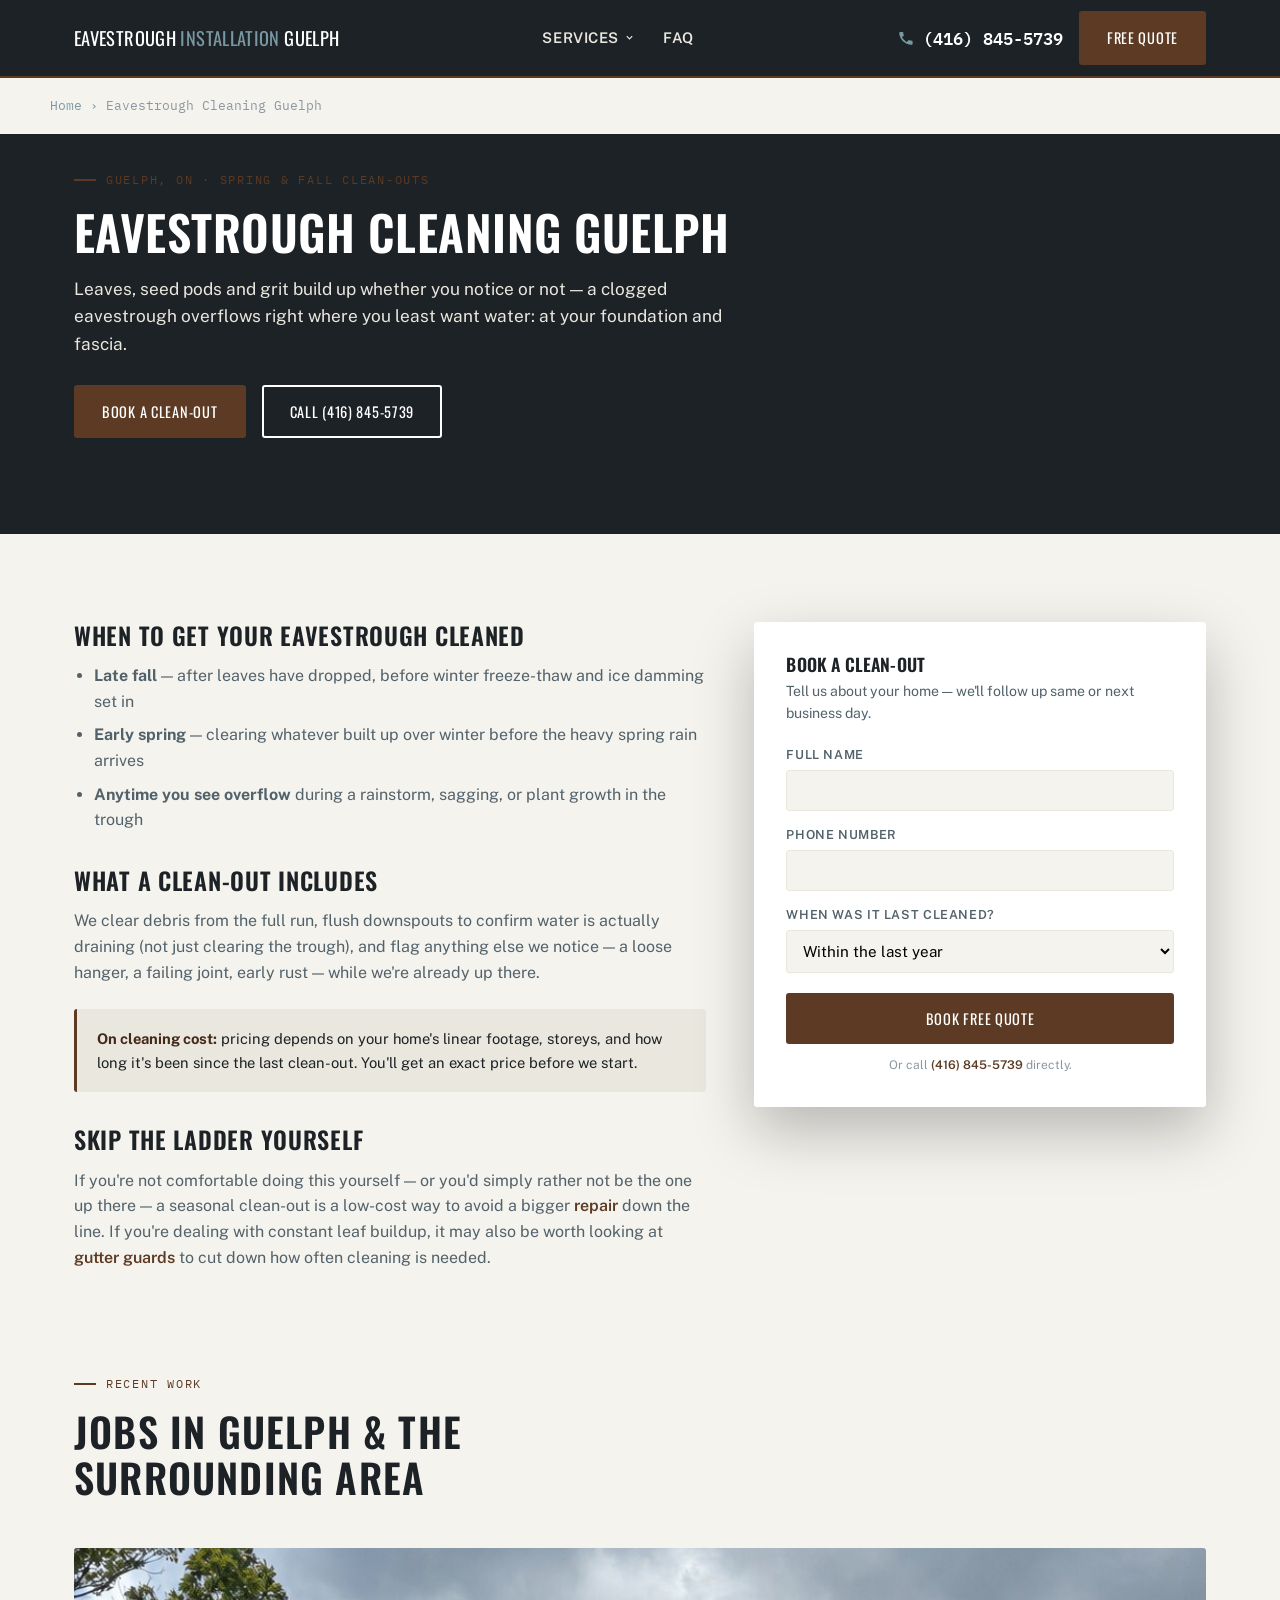
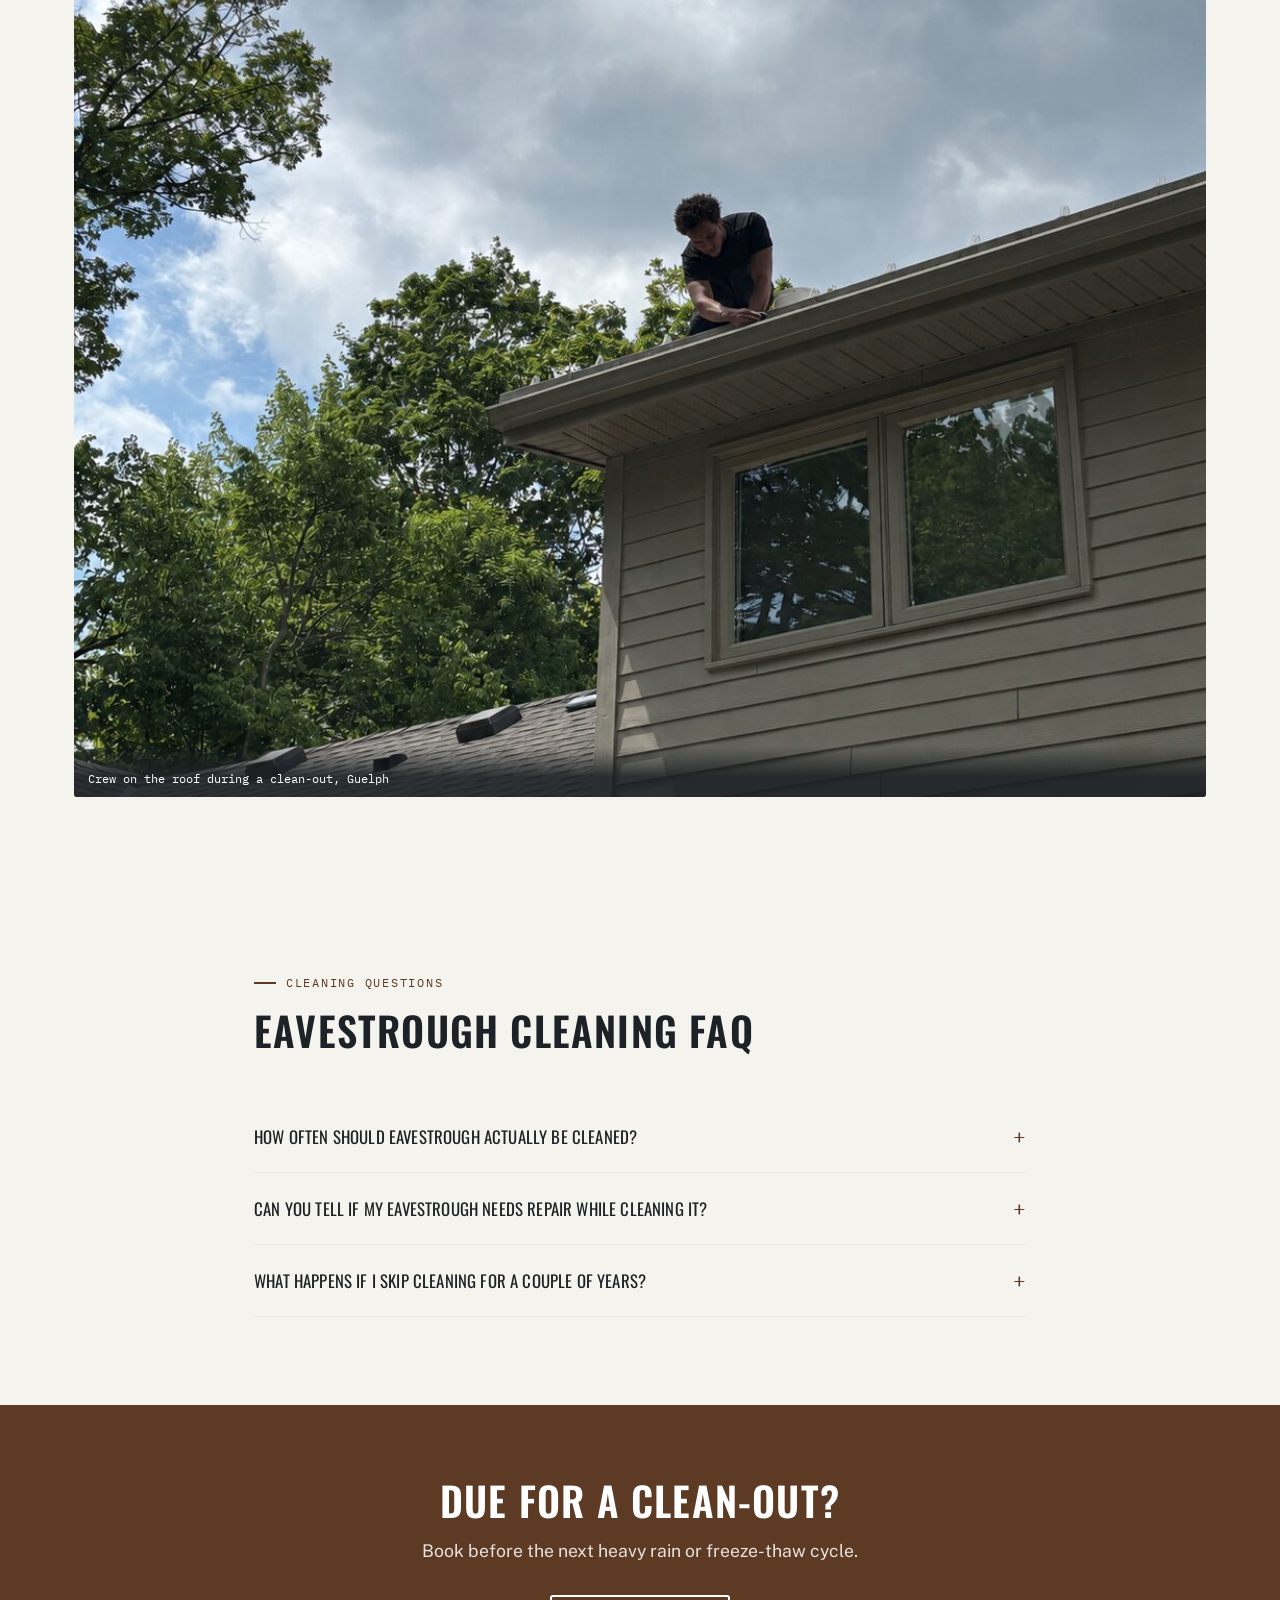
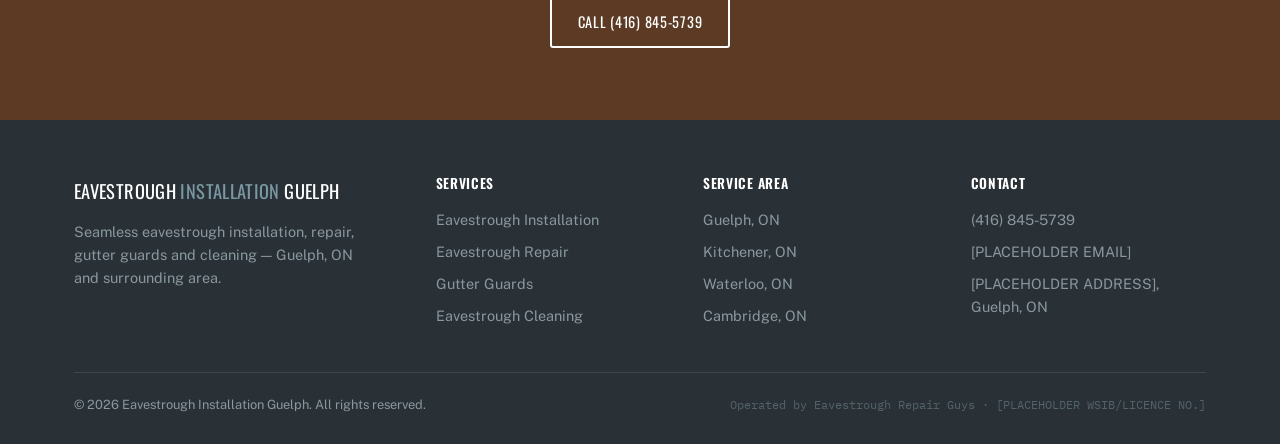
<file: eavestrough-cleaning-guelph.html>
<!DOCTYPE html>
<html lang="en-CA">
<head>
<meta charset="UTF-8">
<meta name="viewport" content="width=device-width, initial-scale=1.0">
<title>Eavestrough Cleaning Guelph | Seasonal Clean-Outs | Eavestrough Repair Guys</title>
<meta name="description" content="Eavestrough cleaning in Guelph, ON. Seasonal clean-outs before spring rain and fall leaf-drop. Free on-site quote. Call [PLACEHOLDER PHONE].">
<link rel="canonical" href="https://www.eavestroughinstallationguelph.ca/eavestrough-cleaning-guelph.html">
<style>
/* ============================================================
   EAVESTROUGH INSTALLATION GUELPH — Design System
   Palette grounded in real eavestrough material/finish names:
   - Charcoal: roofline/shadow
   - Aluminum: the material itself (background)
   - Royal Brown: a genuine standard eavestrough colour, used as accent
   - Slate: structural steel grey
   - Rain: the water the whole trade exists to move
   ============================================================ */

@import url('https://fonts.googleapis.com/css2?family=Oswald:wght@400;500;600;700&family=Public+Sans:wght@400;500;600;700&family=IBM+Plex+Mono:wght@500;600&display=swap');

:root{
  --charcoal: #1D2226;
  --charcoal-soft: #2A3136;
  --aluminum: #F5F3EE;
  --aluminum-dim: #EAE7DE;
  --white: #FFFFFF;
  --brown: #5C3A24;
  --brown-deep: #43291A;
  --brown-light: #7A5138;
  --slate: #52626B;
  --slate-dim: #8A97A0;
  --rain: #7A98A3;
  --rain-dim: #C7D5D9;

  --font-display: 'Oswald', sans-serif;
  --font-body: 'Public Sans', sans-serif;
  --font-mono: 'IBM Plex Mono', monospace;

  --max: 1180px;
  --radius: 3px;
}

*{box-sizing:border-box; margin:0; padding:0;}

html{scroll-behavior:smooth;}

body{
  font-family: var(--font-body);
  background: var(--aluminum);
  color: var(--charcoal);
  line-height: 1.6;
  -webkit-font-smoothing: antialiased;
}

img{max-width:100%; display:block;}

a{color:inherit; text-decoration:none;}

.wrap{max-width:var(--max); margin:0 auto; padding:0 24px;}

h1,h2,h3,h4{
  font-family: var(--font-display);
  font-weight:600;
  line-height:1.15;
  letter-spacing:0.01em;
}

h2{font-size:clamp(1.7rem, 3.2vw, 2.5rem); text-transform:uppercase; letter-spacing:0.03em;}
h3{font-size:1.25rem;}

.eyebrow{
  font-family: var(--font-mono);
  font-size:0.78rem;
  letter-spacing:0.14em;
  text-transform:uppercase;
  color:var(--brown);
  display:flex;
  align-items:center;
  gap:10px;
  margin-bottom:14px;
}
.eyebrow::before{
  content:"";
  width:22px; height:2px;
  background:var(--brown);
  display:inline-block;
}

/* ---------- roofline motif (signature element) ----------
   A recurring gutter cross-section: a horizontal channel with a
   drip-edge lip, used as section dividers instead of generic waves. */
.roofline-divider{
  width:100%;
  height:22px;
  display:block;
}
.roofline-divider svg{width:100%; height:100%; display:block;}

/* ---------- header ---------- */
.site-header{
  position:sticky; top:0; z-index:50;
  background:var(--charcoal);
  border-bottom:2px solid var(--brown);
}
.site-header .wrap{
  display:flex; align-items:center; justify-content:space-between;
  height:76px;
}
.logo{
  font-family:var(--font-display);
  color:var(--white);
  font-size:1.15rem;
  text-transform:uppercase;
  letter-spacing:0.02em;
}
.logo span{color:var(--rain);}
.nav-links{display:flex; gap:28px; align-items:center;}
.nav-links a{
  color:var(--aluminum-dim);
  font-size:0.92rem;
  font-weight:600;
  text-transform:uppercase;
  letter-spacing:0.04em;
}
.nav-links a:hover{color:var(--rain);}
.header-cta{
  display:flex; align-items:center; gap:16px;
}
.phone-badge{
  font-family:var(--font-mono);
  color:var(--white);
  font-size:1.05rem;
  font-weight:600;
  display:flex; align-items:center; gap:8px;
}
.phone-badge svg{width:18px; height:18px; fill:var(--rain);}
.btn{
  display:inline-block;
  font-family:var(--font-display);
  text-transform:uppercase;
  letter-spacing:0.05em;
  font-size:0.9rem;
  padding:13px 26px;
  border-radius:var(--radius);
  border:2px solid transparent;
  cursor:pointer;
  transition:all .15s ease;
}
.btn-primary{background:var(--brown); color:var(--white);}
.btn-primary:hover{background:var(--brown-deep);}
.btn-outline{border-color:var(--white); color:var(--white); background:transparent;}
.btn-outline:hover{background:var(--white); color:var(--charcoal);}
.mobile-toggle{display:none; background:none; border:none; color:var(--white); font-size:1.6rem;}

/* ---------- hero ---------- */
.hero{
  background:var(--charcoal);
  color:var(--white);
  position:relative;
  overflow:hidden;
  padding:76px 0 0 0;
}
.hero-grid{
  display:grid;
  grid-template-columns: 1.1fr 0.9fr;
  gap:48px;
  align-items:center;
  padding:64px 0 96px;
}
.hero h1{
  font-size:clamp(2.4rem, 5vw, 3.6rem);
  text-transform:uppercase;
  margin-bottom:20px;
}
.hero h1 em{
  font-style:normal;
  color:var(--rain);
}
.hero p.lede{
  font-size:1.15rem;
  color:var(--aluminum-dim);
  max-width:46ch;
  margin-bottom:32px;
}
.hero-actions{display:flex; gap:16px; flex-wrap:wrap; margin-bottom:36px;}
.trust-strip{
  display:flex; gap:28px; flex-wrap:wrap;
  border-top:1px solid rgba(255,255,255,0.12);
  padding-top:24px;
}
.trust-item{
  font-family:var(--font-mono);
  font-size:0.82rem;
  color:var(--slate-dim);
  display:flex; align-items:center; gap:8px;
}
.trust-item svg{width:16px; height:16px; fill:var(--rain);}

.hero-visual{
  position:relative;
  border-radius:var(--radius);
  overflow:hidden;
  border:1px solid rgba(255,255,255,0.14);
}
.hero-visual .roofline-graphic{width:100%; display:block;}

/* ---------- quote form ---------- */
.quote-card{
  background:var(--white);
  border-radius:var(--radius);
  padding:32px;
  box-shadow:0 24px 60px rgba(0,0,0,0.25);
  color:var(--charcoal);
}
.quote-card h3{
  text-transform:uppercase;
  font-size:1.1rem;
  margin-bottom:6px;
}
.quote-card .sub{
  font-size:0.88rem;
  color:var(--slate);
  margin-bottom:20px;
}
.field{margin-bottom:14px;}
.field label{
  display:block;
  font-size:0.78rem;
  text-transform:uppercase;
  letter-spacing:0.05em;
  color:var(--slate);
  margin-bottom:5px;
  font-weight:600;
}
.field input, .field select, .field textarea{
  width:100%;
  padding:11px 12px;
  border:1.5px solid var(--aluminum-dim);
  border-radius:var(--radius);
  font-family:var(--font-body);
  font-size:0.95rem;
  background:var(--aluminum);
}
.field input:focus, .field select:focus, .field textarea:focus{
  outline:none; border-color:var(--brown);
}
.quote-card .btn-primary{width:100%; text-align:center; margin-top:6px;}
.quote-fineprint{
  font-size:0.75rem; color:var(--slate-dim); margin-top:12px; text-align:center;
}

/* ---------- services ---------- */
.section{padding:88px 0;}
.section-head{max-width:640px; margin-bottom:48px;}
.section-head p{color:var(--slate); font-size:1.05rem;}
.services-grid{
  display:grid;
  grid-template-columns:repeat(auto-fit, minmax(250px, 1fr));
  gap:24px;
}
.service-card{
  background:var(--white);
  border:1px solid var(--aluminum-dim);
  border-top:4px solid var(--brown);
  border-radius:var(--radius);
  padding:30px 26px;
  transition:transform .15s ease, box-shadow .15s ease;
}
.service-card:hover{transform:translateY(-4px); box-shadow:0 16px 32px rgba(29,34,38,0.1);}
.service-card .num{
  font-family:var(--font-mono);
  color:var(--rain);
  font-size:0.8rem;
  margin-bottom:10px;
  display:block;
}
.service-card h3{margin-bottom:10px; text-transform:uppercase;}
.service-card p{color:var(--slate); font-size:0.94rem; margin-bottom:18px;}
.service-card a.card-link{
  font-family:var(--font-mono);
  font-size:0.82rem;
  color:var(--brown);
  font-weight:600;
  text-transform:uppercase;
  letter-spacing:0.03em;
}
.service-card a.card-link:hover{color:var(--brown-deep);}

/* ---------- dark band (why-us / process) ---------- */
.band-dark{
  background:var(--charcoal);
  color:var(--white);
}
.band-dark .section-head p{color:var(--slate-dim);}
.band-dark .eyebrow{color:var(--rain);}
.band-dark .eyebrow::before{background:var(--rain);}

.process-grid{
  display:grid;
  grid-template-columns:repeat(4, 1fr);
  gap:20px;
}
.process-step{border-left:2px solid var(--rain); padding-left:18px;}
.process-step .step-no{
  font-family:var(--font-mono);
  color:var(--rain);
  font-size:1.6rem;
  display:block;
  margin-bottom:8px;
}
.process-step h4{text-transform:uppercase; font-size:1rem; margin-bottom:8px; color:var(--white);}
.process-step p{font-size:0.9rem; color:var(--slate-dim);}

/* ---------- why-us checklist ---------- */
.why-grid{
  display:grid;
  grid-template-columns: 1fr 1fr;
  gap:44px;
  align-items:start;
}
.check-list{list-style:none;}
.check-list li{
  display:flex; gap:14px; align-items:flex-start;
  padding:16px 0;
  border-bottom:1px solid rgba(255,255,255,0.1);
}
.check-list li:last-child{border-bottom:none;}
.check-list svg{width:20px; height:20px; flex-shrink:0; fill:var(--rain); margin-top:2px;}
.check-list strong{display:block; margin-bottom:3px; color:var(--white);}
.check-list span.detail{font-size:0.9rem; color:var(--slate-dim);}

/* ---------- service area ---------- */
.area-list{
  display:flex; flex-wrap:wrap; gap:12px; margin-top:20px;
}
.area-chip{
  font-family:var(--font-mono);
  font-size:0.85rem;
  padding:9px 16px;
  border:1.5px solid var(--slate-dim);
  border-radius:20px;
  color:var(--charcoal);
}

/* ---------- testimonials ---------- */
.testi-grid{
  display:grid;
  grid-template-columns:repeat(auto-fit, minmax(280px,1fr));
  gap:24px;
}
.testi-card{
  background:var(--white);
  border:1px solid var(--aluminum-dim);
  border-radius:var(--radius);
  padding:28px;
}
.stars{color:var(--brown); font-size:1rem; margin-bottom:14px; letter-spacing:2px;}
.testi-card p.quote{font-size:0.98rem; margin-bottom:18px; color:var(--charcoal);}
.testi-card .who{
  font-family:var(--font-mono);
  font-size:0.8rem;
  color:var(--slate);
  text-transform:uppercase;
  letter-spacing:0.03em;
}

/* ---------- FAQ ---------- */
.faq-item{
  border-bottom:1px solid var(--aluminum-dim);
}
.faq-q{
  width:100%;
  text-align:left;
  background:none; border:none;
  padding:22px 0;
  font-family:var(--font-display);
  font-size:1.05rem;
  text-transform:uppercase;
  letter-spacing:0.01em;
  color:var(--charcoal);
  display:flex; justify-content:space-between; align-items:center;
  cursor:pointer;
}
.faq-q .icon{
  font-family:var(--font-mono);
  font-size:1.3rem;
  color:var(--brown);
  transition:transform .15s ease;
}
.faq-item.open .faq-q .icon{transform:rotate(45deg);}
.faq-a{
  max-height:0;
  overflow:hidden;
  transition:max-height .2s ease;
  color:var(--slate);
  font-size:0.95rem;
}
.faq-item.open .faq-a{max-height:280px;}
.faq-a-inner{padding-bottom:22px; max-width:70ch;}

/* ---------- final CTA band ---------- */
.cta-band{
  background:var(--brown);
  color:var(--white);
  text-align:center;
  padding:72px 0;
}
.cta-band h2{color:var(--white); margin-bottom:14px;}
.cta-band p{color:rgba(255,255,255,0.85); margin-bottom:30px; font-size:1.1rem;}
.cta-band .btn-outline{border-color:var(--white); color:var(--white);}
.cta-band .btn-outline:hover{background:var(--white); color:var(--brown);}

/* ---------- footer ---------- */
footer{
  background:var(--charcoal-soft);
  color:var(--slate-dim);
  padding:56px 0 28px;
  font-size:0.9rem;
}
.footer-grid{
  display:grid;
  grid-template-columns:1.4fr 1fr 1fr 1fr;
  gap:32px;
  margin-bottom:36px;
}
footer h4{color:var(--white); font-size:0.85rem; text-transform:uppercase; letter-spacing:0.05em; margin-bottom:16px;}
footer ul{list-style:none;}
footer li{margin-bottom:9px;}
footer a:hover{color:var(--rain);}
.footer-bottom{
  border-top:1px solid rgba(255,255,255,0.1);
  padding-top:22px;
  display:flex; justify-content:space-between; flex-wrap:wrap; gap:12px;
  font-size:0.8rem;
}
.footer-brand-note{font-family:var(--font-mono); font-size:0.76rem; color:var(--slate);}

/* ---------- breadcrumb (service pages) ---------- */
.breadcrumb{
  font-family:var(--font-mono);
  font-size:0.8rem;
  color:var(--slate-dim);
  padding:18px 0;
}
.breadcrumb a{color:var(--rain);}

/* ---------- page hero (service pages, shorter than homepage) ---------- */
.page-hero{
  background:var(--charcoal);
  color:var(--white);
  padding:36px 0 60px;
}
.page-hero h1{
  font-size:clamp(2rem, 4.2vw, 3rem);
  text-transform:uppercase;
  margin-bottom:16px;
}
.page-hero p.lede{color:var(--aluminum-dim); max-width:60ch; font-size:1.08rem; margin-bottom:26px;}

/* ---------- two column content (service pages) ---------- */
.content-grid{
  display:grid;
  grid-template-columns:1.4fr 1fr;
  gap:48px;
  align-items:start;
}
.content-grid h2{font-size:1.5rem; margin:34px 0 14px;}
.content-grid h2:first-child{margin-top:0;}
.content-grid p{color:var(--slate); margin-bottom:16px;}
.content-grid ul{margin:0 0 20px 20px; color:var(--slate);}
.content-grid li{margin-bottom:8px;}
.sticky-sidebar{position:sticky; top:100px;}

.price-note{
  background:var(--aluminum-dim);
  border-left:3px solid var(--brown);
  padding:18px 20px;
  border-radius:var(--radius);
  font-size:0.92rem;
  margin:24px 0;
}
.price-note strong{color:var(--brown-deep);}

/* ---------- responsive ---------- */
@media (max-width: 900px){
  .hero-grid, .why-grid, .content-grid{grid-template-columns:1fr;}
  .process-grid{grid-template-columns:repeat(2, 1fr);}
  .footer-grid{grid-template-columns:1fr 1fr;}
  .nav-links{display:none; position:absolute; top:76px; left:0; right:0; background:var(--charcoal); flex-direction:column; padding:12px 24px; gap:0; border-top:1px solid rgba(255,255,255,0.1);}
  .nav-links.mobile-open{display:flex;}
  .nav-links a{padding:12px 0; border-bottom:1px solid rgba(255,255,255,0.08);}
  .mobile-toggle{display:block;}
}
@media (max-width: 560px){
  .process-grid{grid-template-columns:1fr;}
  .footer-grid{grid-template-columns:1fr;}
  .phone-badge span.label{display:none;}
}

/* ---------- accessibility ---------- */
a:focus-visible, button:focus-visible, input:focus-visible, select:focus-visible, textarea:focus-visible{
  outline:3px solid var(--rain);
  outline-offset:2px;
}
@media (prefers-reduced-motion: reduce){
  *{transition:none !important; scroll-behavior:auto !important;}
}



/* ---------- recent work gallery (service pages) ---------- */
.gallery-section{padding-top:0;}
.gallery-grid{
  display:grid;
  grid-template-columns:repeat(auto-fit, minmax(220px, 1fr));
  gap:20px;
  margin-top:32px;
}
.gallery-tile{
  aspect-ratio: 4/3;
  border:2px dashed var(--slate-dim);
  border-radius:var(--radius);
  background:var(--aluminum-dim);
  display:flex;
  flex-direction:column;
  align-items:center;
  justify-content:center;
  text-align:center;
  padding:20px;
  gap:10px;
}
.gallery-tile svg{width:34px; height:34px; fill:var(--slate-dim);}
.gallery-tile.has-photo{border:none; background:none; padding:0; overflow:hidden; position:relative; display:block;}
.gallery-tile.has-photo img{width:100%; height:100%; object-fit:cover; display:block;}
.gallery-tile.has-photo .cap{position:absolute; bottom:0; left:0; right:0; background:linear-gradient(transparent, rgba(29,34,38,0.88) 60%); color:#fff; padding:24px 14px 10px; text-align:left; font-size:0.78rem;}
.before-after-pair{display:grid; grid-template-columns:1fr 1fr; gap:10px;}
.before-after-pair .gallery-tile{aspect-ratio:1/1;}
.ba-label{position:absolute; top:8px; left:8px; background:var(--brown); color:#fff; font-family:var(--font-mono); font-size:0.68rem; text-transform:uppercase; letter-spacing:0.05em; padding:3px 9px; border-radius:2px; z-index:2;}
.gallery-tile .cap{
  font-family:var(--font-mono);
  font-size:0.8rem;
  color:var(--slate);
  line-height:1.4;
}
.gallery-note{
  font-size:0.85rem;
  color:var(--slate-dim);
  margin-top:18px;
  font-style:italic;
}


/* ---------- nav services dropdown ---------- */
.nav-dropdown{position:relative;}
.nav-dropdown-toggle{
  background:none; border:none; cursor:pointer;
  display:flex; align-items:center; gap:5px;
  color:var(--aluminum-dim);
  font-size:0.92rem; font-weight:600;
  text-transform:uppercase; letter-spacing:0.04em;
  font-family:inherit; padding:0;
}
.nav-dropdown-toggle:hover{color:var(--rain);}
.nav-dropdown-toggle .chevron{width:11px; height:11px; transition:transform .15s ease;}
.nav-dropdown.open .nav-dropdown-toggle .chevron{transform:rotate(180deg);}
.nav-dropdown-menu{
  position:absolute; top:100%; left:0; margin-top:16px;
  background:var(--charcoal-soft); border:1px solid rgba(255,255,255,0.1);
  border-radius:var(--radius); min-width:230px; padding:8px 0;
  display:none; box-shadow:0 18px 36px rgba(0,0,0,0.35); z-index:60;
}
.nav-dropdown-menu a{
  display:block; padding:11px 18px;
  color:var(--aluminum-dim); font-size:0.88rem;
  text-transform:none; letter-spacing:0; font-weight:500;
}
.nav-dropdown-menu a:hover{background:rgba(255,255,255,0.06); color:var(--rain);}
.nav-dropdown:hover .nav-dropdown-menu,
.nav-dropdown.open .nav-dropdown-menu{display:block;}
@media (max-width: 900px){
  .nav-dropdown-menu{
    position:static; box-shadow:none; border:none; background:rgba(255,255,255,0.03);
    margin-top:6px; margin-left:0; display:none; min-width:0;
  }
  .nav-dropdown.open .nav-dropdown-menu{display:block;}
  .nav-dropdown-toggle{padding:12px 0; width:100%; justify-content:space-between;
    border-bottom:1px solid rgba(255,255,255,0.08);}
}

</style>

<script type="application/ld+json">
{
  "@context": "https://schema.org",
  "@type": "Service",
  "serviceType": "Eavestrough Cleaning",
  "provider": {
    "@type": "HomeAndConstructionBusiness",
    "name": "Eavestrough Installation Guelph",
    "telephone": "+1-416-845-5739",
    "areaServed": "Guelph, ON"
  },
  "areaServed": {"@type": "City", "name": "Guelph"},
  "description": "Seasonal eavestrough cleaning and clean-outs in Guelph, Ontario."
}
</script>
</head>
<body>

<header class="site-header">
  <div class="wrap">
    <a href="index.html" class="logo">Eavestrough <span>Installation</span> Guelph</a>
    <nav class="nav-links" aria-label="Primary">
      <div class="nav-dropdown">
        <button class="nav-dropdown-toggle" aria-expanded="false" aria-haspopup="true">Services <svg class="chevron" viewBox="0 0 24 24" fill="none" stroke="currentColor" stroke-width="2.5"><polyline points="6 9 12 15 18 9"/></svg></button>
        <div class="nav-dropdown-menu">
          <a href="index.html#services">Eavestrough Installation</a>
          <a href="eavestrough-repair-guelph.html">Eavestrough Repair</a>
          <a href="gutter-guards-guelph.html">Gutter Guards</a>
          <a href="eavestrough-cleaning-guelph.html">Eavestrough Cleaning</a>
        </div>
      </div>
      <a href="index.html#faq">FAQ</a>
    </nav>
    <div class="header-cta">
      <a href="tel:+14168455739" class="phone-badge">
        <svg viewBox="0 0 24 24"><path d="M6.6 10.8c1.4 2.8 3.7 5.1 6.5 6.5l2.2-2.2c.3-.3.7-.4 1-.2 1.1.4 2.3.6 3.5.6.6 0 1 .4 1 1v3.4c0 .6-.4 1-1 1C10.6 21 3 13.4 3 4.9c0-.6.4-1 1-1h3.4c.6 0 1 .4 1 1 0 1.2.2 2.4.6 3.5.1.3 0 .7-.2 1L6.6 10.8z"/></svg>
        <span class="label">(416) 845-5739</span>
      </a>
      <a href="index.html#quote" class="btn btn-primary">Free Quote</a>
      <button class="mobile-toggle" aria-label="Toggle menu" aria-expanded="false">&#9776;</button>
    </div>
  </div>
</header>

<div class="wrap breadcrumb"><a href="index.html">Home</a> &rsaquo; Eavestrough Cleaning Guelph</div>

<section class="page-hero">
  <div class="wrap">
    <div class="eyebrow">Guelph, ON &middot; Spring &amp; Fall Clean-Outs</div>
    <h1>Eavestrough Cleaning Guelph</h1>
    <p class="lede">Leaves, seed pods and grit build up whether you notice or not &mdash; a clogged eavestrough overflows right where you least want water: at your foundation and fascia.</p>
    <div class="hero-actions">
      <a href="index.html#quote" class="btn btn-primary">Book a Clean-Out</a>
      <a href="tel:+14168455739" class="btn btn-outline">Call (416) 845-5739</a>
    </div>
  </div>
</section>

<section class="section">
  <div class="wrap content-grid">
    <div>
      <h2>When To Get Your Eavestrough Cleaned</h2>
      <ul>
        <li><strong>Late fall</strong> &mdash; after leaves have dropped, before winter freeze-thaw and ice damming set in</li>
        <li><strong>Early spring</strong> &mdash; clearing whatever built up over winter before the heavy spring rain arrives</li>
        <li><strong>Anytime you see overflow</strong> during a rainstorm, sagging, or plant growth in the trough</li>
      </ul>

      <h2>What A Clean-Out Includes</h2>
      <p>We clear debris from the full run, flush downspouts to confirm water is actually draining (not just clearing the trough), and flag anything else we notice &mdash; a loose hanger, a failing joint, early rust &mdash; while we're already up there.</p>

      <div class="price-note">
        <strong>On cleaning cost:</strong> pricing depends on your home's linear footage, storeys, and how long it's been since the last clean-out. You'll get an exact price before we start.
      </div>

      <h2>Skip The Ladder Yourself</h2>
      <p>If you're not comfortable doing this yourself &mdash; or you'd simply rather not be the one up there &mdash; a seasonal clean-out is a low-cost way to avoid a bigger <a href="eavestrough-repair-guelph.html" style="color:var(--brown); font-weight:600;">repair</a> down the line. If you're dealing with constant leaf buildup, it may also be worth looking at <a href="gutter-guards-guelph.html" style="color:var(--brown); font-weight:600;">gutter guards</a> to cut down how often cleaning is needed.</p>
    </div>

    <div class="sticky-sidebar">
      <div class="quote-card">
        <h3>Book a Clean-Out</h3>
        <div class="sub">Tell us about your home &mdash; we'll follow up same or next business day.</div>
        <form class="quote-form" action="https://formspree.io/f/mjgnjyed" method="POST">
        <input type="hidden" name="_subject" value="New Quote Request &mdash; Eavestrough Installation Guelph">
        <input type="hidden" name="page" value="Cleaning Page">
          <div class="field">
            <label for="c-name">Full Name</label>
            <input type="text" id="c-name" name="name" required>
          </div>
          <div class="field">
            <label for="c-phone">Phone Number</label>
            <input type="tel" id="c-phone" name="phone" required>
          </div>
          <div class="field">
            <label for="c-timing">When Was It Last Cleaned?</label>
            <select id="c-timing" name="timing">
              <option>Within the last year</option>
              <option>1&ndash;2 years ago</option>
              <option>Not sure / never</option>
            </select>
          </div>
          <div class="form-error" style="display:none; color:#B23A2E; font-size:0.85rem; margin-bottom:14px;"></div>
        <button type="submit" class="btn btn-primary">Book Free Quote</button>
          <div class="quote-fineprint">Or call <a href="tel:+14168455739" style="color:var(--brown); font-weight:600;">(416) 845-5739</a> directly.</div>
        </form>
        <div class="form-confirm" style="display:none; text-align:center; padding:20px 0;">
          <h3 style="margin-bottom:10px;">Got it &mdash; thanks!</h3>
          <p style="color:var(--slate);">We'll be in touch shortly to book your clean-out.</p>
        </div>
      </div>
    </div>
  </div>
</section>

<section class="section gallery-section">
  <div class="wrap">
    <div class="section-head">
      <div class="eyebrow">Recent Work</div>
      <h2>Jobs In Guelph &amp; The Surrounding Area</h2>
          </div>
    <div class="gallery-grid">
      <div class="gallery-tile has-photo">
        <img src="images/cleaning-crew-roof.jpg" alt="Crew cleaning eavestrough on a Guelph roof">
        <div class="cap">Crew on the roof during a clean-out, Guelph</div>
      </div>
    </div>
  </div>
</section>

<section class="section" id="faq">
  <div class="wrap" style="max-width:820px;">
    <div class="section-head">
      <div class="eyebrow">Cleaning Questions</div>
      <h2>Eavestrough Cleaning FAQ</h2>
    </div>
    <div class="faq-item">
      <button class="faq-q">How often should eavestrough actually be cleaned? <span class="icon">+</span></button>
      <div class="faq-a"><div class="faq-a-inner">Twice a year is standard for most Guelph homes &mdash; late fall and early spring. Homes near mature trees may need it more often, or benefit from gutter guards instead.</div></div>
    </div>
    <div class="faq-item">
      <button class="faq-q">Can you tell if my eavestrough needs repair while cleaning it? <span class="icon">+</span></button>
      <div class="faq-a"><div class="faq-a-inner">Yes &mdash; we check hangers, joints and slope while we're up there and will tell you plainly if something needs attention, without pushing work you don't need.</div></div>
    </div>
    <div class="faq-item">
      <button class="faq-q">What happens if I skip cleaning for a couple of years? <span class="icon">+</span></button>
      <div class="faq-a"><div class="faq-a-inner">Debris buildup adds weight that can pull hangers loose or cause sagging, and trapped water can contribute to rust and ice damming in winter. It's usually still fixable, but the longer it sits, the more likely it turns into a repair instead of just a clean-out.</div></div>
    </div>
  </div>
</section>

<section class="cta-band">
  <div class="wrap">
    <h2>Due For A Clean-Out?</h2>
    <p>Book before the next heavy rain or freeze-thaw cycle.</p>
    <a href="tel:+14168455739" class="btn btn-outline">Call (416) 845-5739</a>
  </div>
</section>

<footer>
  <div class="wrap">
    <div class="footer-grid">
      <div>
        <div class="logo" style="margin-bottom:14px;">Eavestrough <span>Installation</span> Guelph</div>
        <p style="max-width:32ch;">Seamless eavestrough installation, repair, gutter guards and cleaning &mdash; Guelph, ON and surrounding area.</p>
      </div>
      <div>
        <h4>Services</h4>
        <ul>
          <li><a href="index.html#services">Eavestrough Installation</a></li>
          <li><a href="eavestrough-repair-guelph.html">Eavestrough Repair</a></li>
          <li><a href="gutter-guards-guelph.html">Gutter Guards</a></li>
          <li><a href="eavestrough-cleaning-guelph.html">Eavestrough Cleaning</a></li>
        </ul>
      </div>
      <div>
        <h4>Service Area</h4>
        <ul>
          <li>Guelph, ON</li>
          <li>Kitchener, ON</li>
          <li>Waterloo, ON</li>
          <li>Cambridge, ON</li>
        </ul>
      </div>
      <div>
        <h4>Contact</h4>
        <ul>
          <li><a href="tel:+14168455739">(416) 845-5739</a></li>
          <li>[PLACEHOLDER EMAIL]</li>
          <li>[PLACEHOLDER ADDRESS], Guelph, ON</li>
        </ul>
      </div>
    </div>
    <div class="footer-bottom">
      <span>&copy; <span id="year"></span> Eavestrough Installation Guelph. All rights reserved.</span>
      <span class="footer-brand-note">Operated by Eavestrough Repair Guys &middot; [PLACEHOLDER WSIB/LICENCE NO.]</span>
    </div>
  </div>
</footer>

<script>document.getElementById('year').textContent = new Date().getFullYear();</script>
<script>
// ============================================================
// Eavestrough Installation Guelph — shared behaviour
// ============================================================

document.addEventListener('DOMContentLoaded', function () {

  // Services dropdown toggle (click for touch/mobile; CSS :hover handles desktop)
  document.querySelectorAll('.nav-dropdown-toggle').forEach(function (btn) {
    btn.addEventListener('click', function (e) {
      e.preventDefault();
      var dropdown = btn.closest('.nav-dropdown');
      var isOpen = dropdown.classList.toggle('open');
      btn.setAttribute('aria-expanded', isOpen ? 'true' : 'false');
    });
  });


  // Mobile nav toggle
  var toggle = document.querySelector('.mobile-toggle');
  var navLinks = document.querySelector('.nav-links');
  if (toggle && navLinks) {
    toggle.addEventListener('click', function () {
      var isOpen = navLinks.classList.toggle('mobile-open');
      toggle.setAttribute('aria-expanded', isOpen ? 'true' : 'false');
    });
  }

  // FAQ accordion
  document.querySelectorAll('.faq-item').forEach(function (item) {
    var q = item.querySelector('.faq-q');
    q.addEventListener('click', function () {
      var wasOpen = item.classList.contains('open');
      document.querySelectorAll('.faq-item.open').forEach(function (openItem) {
        openItem.classList.remove('open');
      });
      if (!wasOpen) item.classList.add('open');
    });
  });

  // Quote form(s) — submits to Formspree (https://formspree.io/f/mjgnjyed)
  document.querySelectorAll('.quote-form').forEach(function (form) {
    form.addEventListener('submit', function (e) {
      e.preventDefault();

      var confirmBox = form.querySelector('.form-confirm');
      var errorBox = form.querySelector('.form-error');
      var submitBtn = form.querySelector('button[type=submit]');
      var originalBtnText = submitBtn ? submitBtn.textContent : '';
      if (errorBox) errorBox.style.display = 'none';
      if (submitBtn) { submitBtn.disabled = true; submitBtn.textContent = 'Sending...'; }

      fetch(form.action, {
        method: 'POST',
        body: new FormData(form),
        headers: { 'Accept': 'application/json' }
      }).then(function (response) {
        if (response.ok) {
          // --- Google Ads conversion tracking placeholder ---
          // Uncomment and fill in your conversion ID/label once Ads is live:
          // gtag('event', 'conversion', {
          //   'send_to': 'AW-XXXXXXXXX/XXXXXXXXXXXXXXXXXX'
          // });

          form.querySelectorAll('input, select, textarea, button').forEach(function (el) {
            el.style.display = 'none';
          });
          if (confirmBox) confirmBox.style.display = 'block';
        } else {
          response.json().then(function (data) {
            if (submitBtn) { submitBtn.disabled = false; submitBtn.textContent = originalBtnText; }
            if (errorBox) {
              errorBox.style.display = 'block';
              errorBox.textContent = (data && data.errors)
                ? 'Something went wrong — please call us directly instead.'
                : 'Something went wrong — please call us directly instead.';
            }
          });
        }
      }).catch(function () {
        if (submitBtn) { submitBtn.disabled = false; submitBtn.textContent = originalBtnText; }
        if (errorBox) {
          errorBox.style.display = 'block';
          errorBox.textContent = 'Something went wrong — please call us directly instead.';
        }
      });
    });
  });

});

</script>
</body>
</html>
</file>
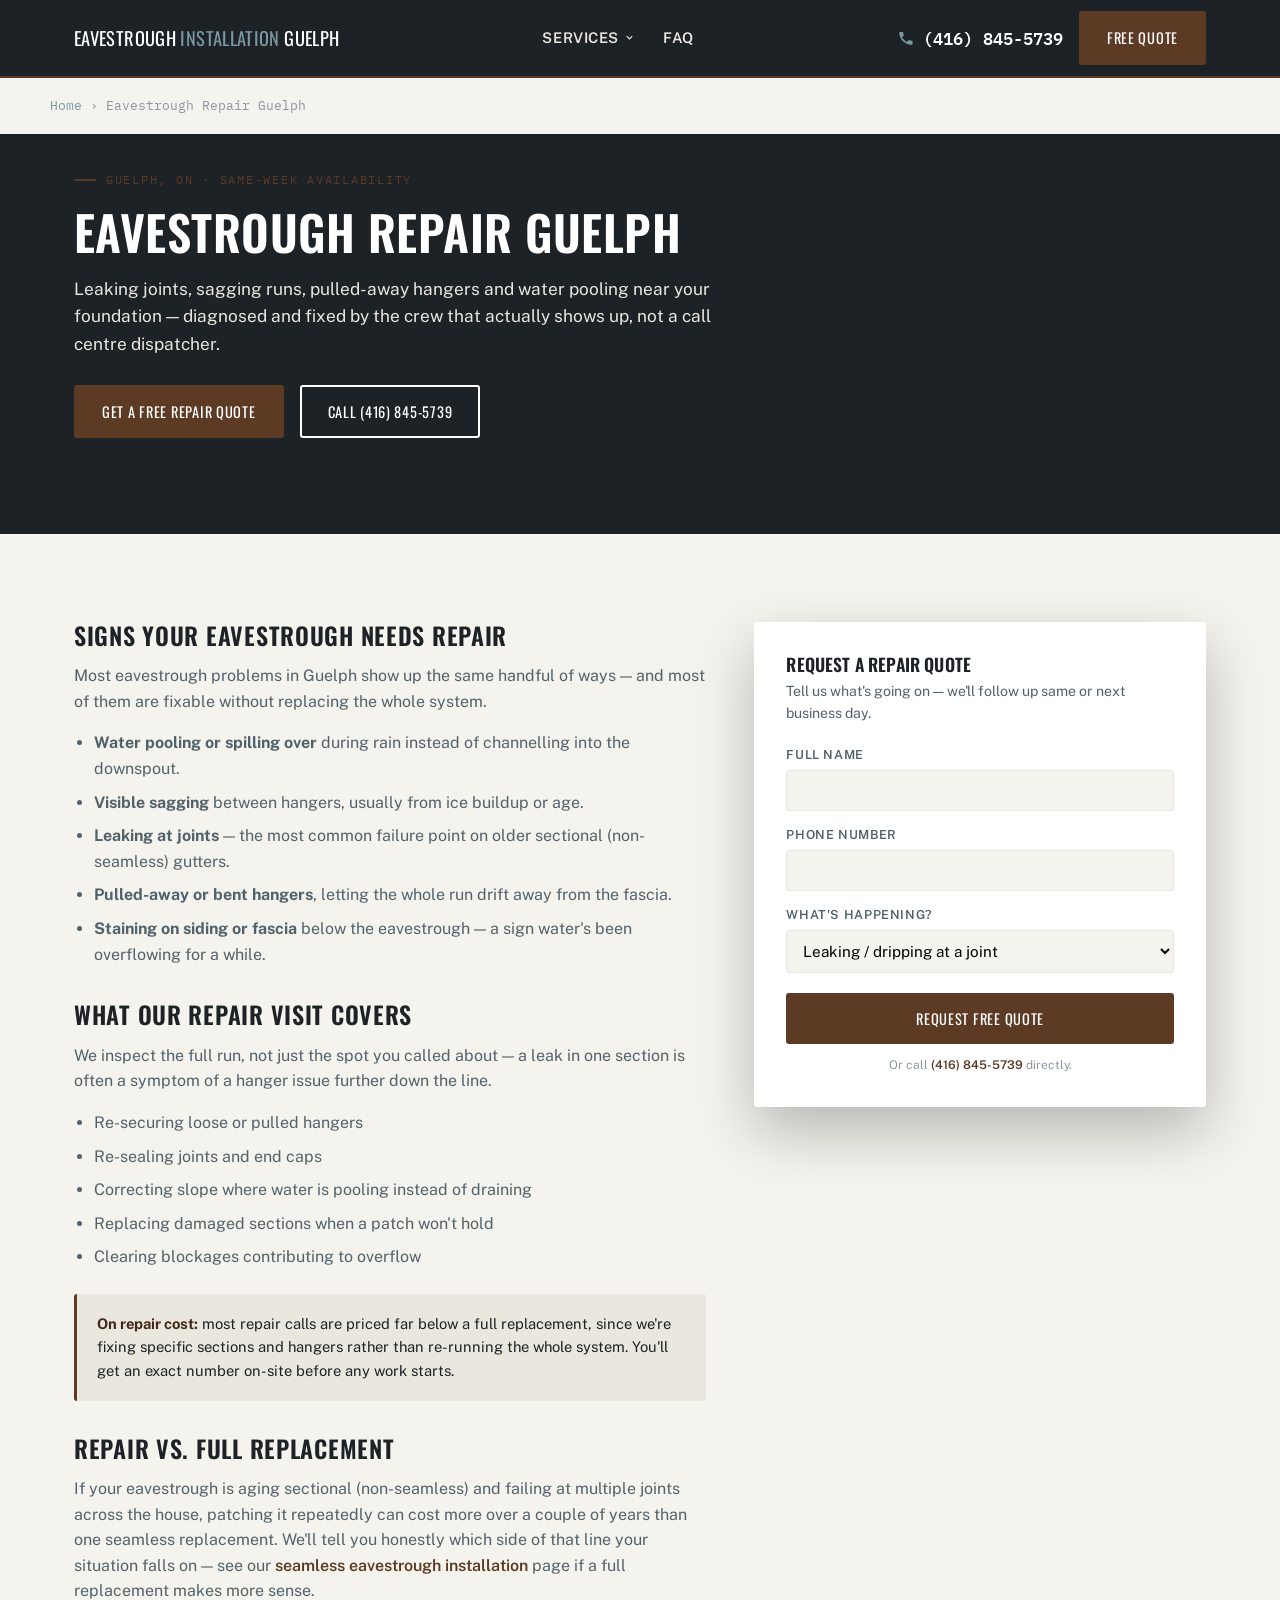
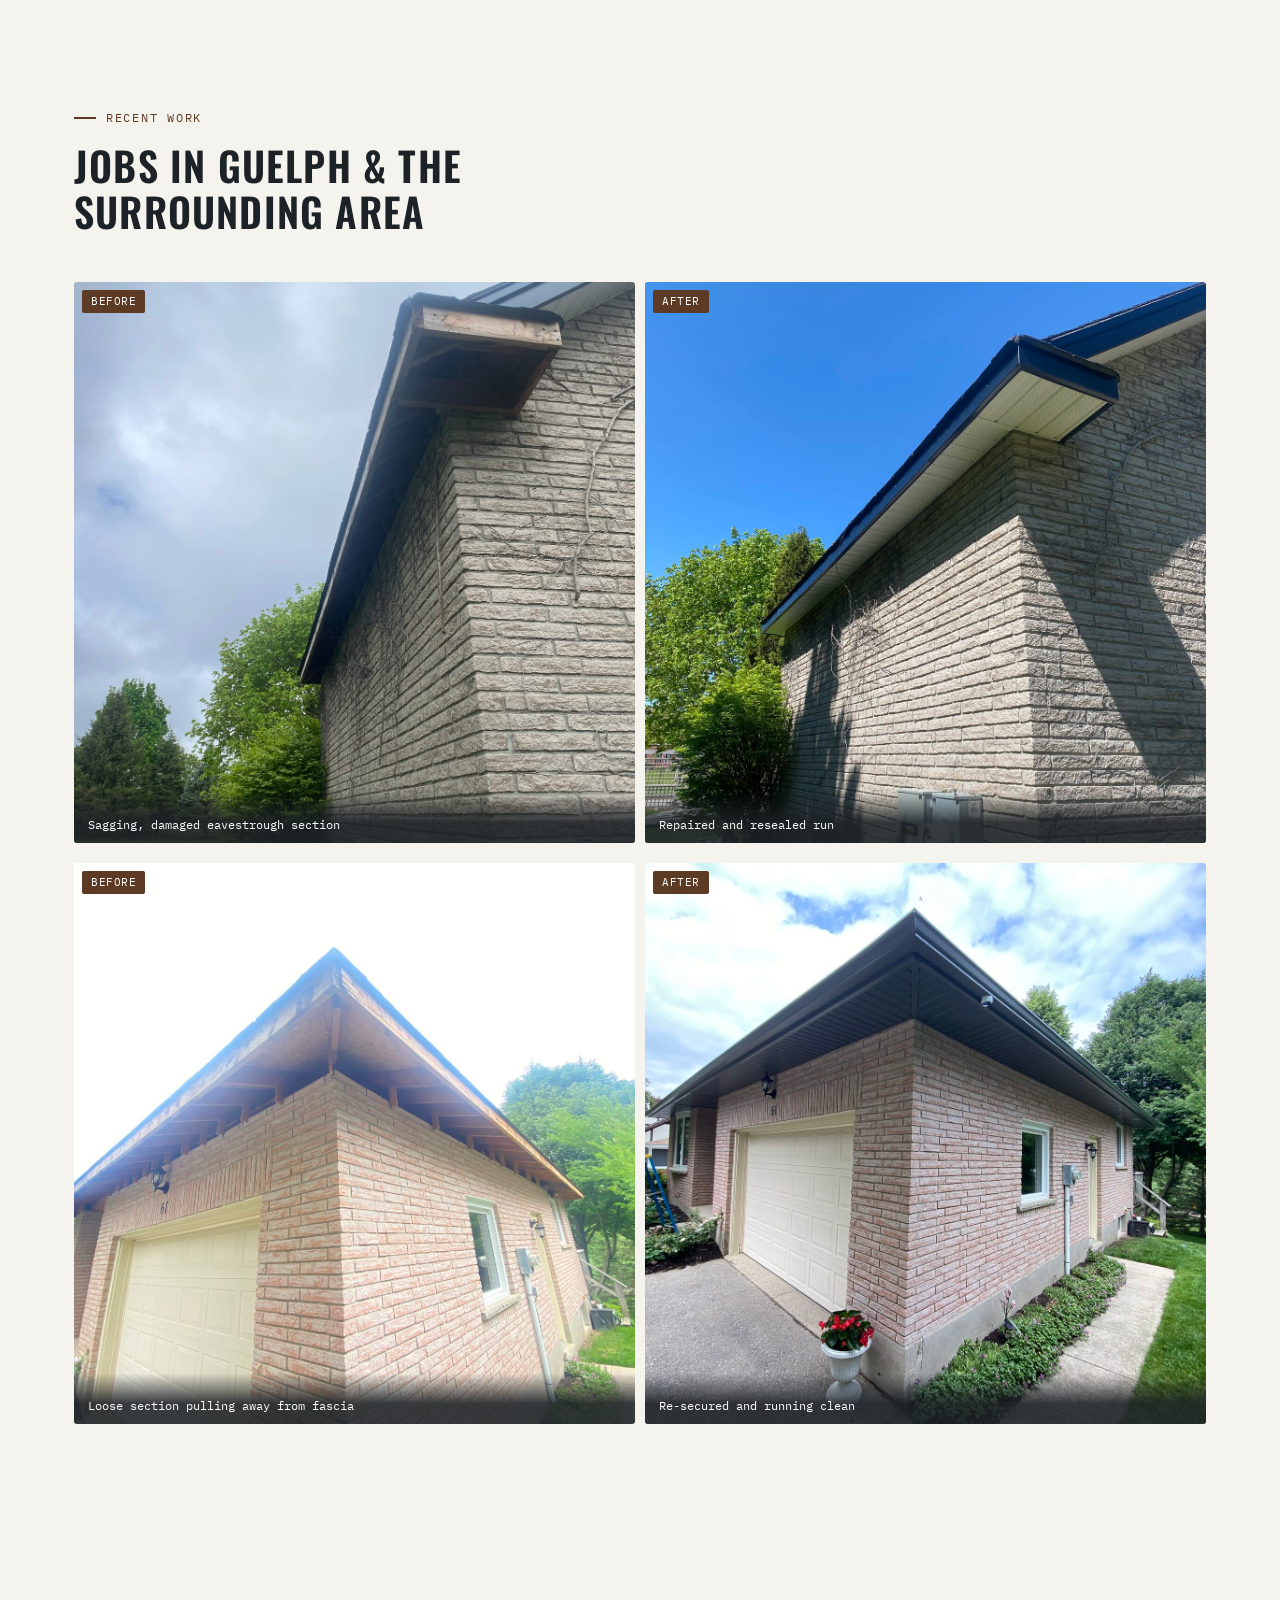
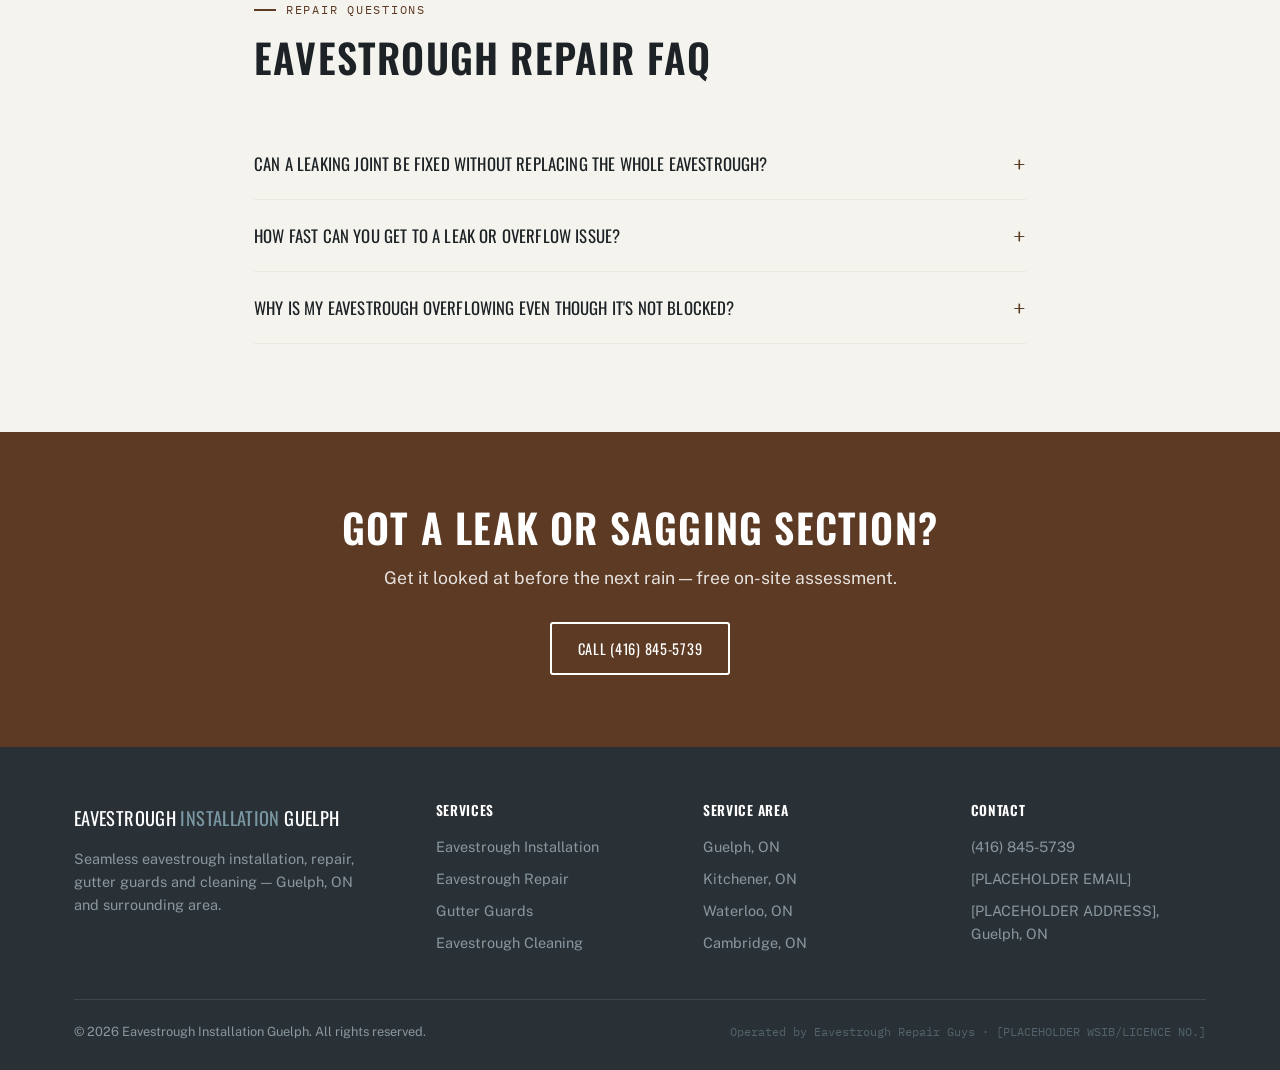
<file: eavestrough-repair-guelph.html>
<!DOCTYPE html>
<html lang="en-CA">
<head>
<meta charset="UTF-8">
<meta name="viewport" content="width=device-width, initial-scale=1.0">
<title>Eavestrough Repair Guelph | Leaks, Sagging &amp; Loose Sections Fixed | Eavestrough Repair Guys</title>
<meta name="description" content="Eavestrough repair in Guelph, ON — leaking joints, sagging sections, pulled hangers and pooling water fixed fast. Free on-site quote. Call [PLACEHOLDER PHONE].">
<link rel="canonical" href="https://www.eavestroughinstallationguelph.ca/eavestrough-repair-guelph.html">
<style>
/* ============================================================
   EAVESTROUGH INSTALLATION GUELPH — Design System
   Palette grounded in real eavestrough material/finish names:
   - Charcoal: roofline/shadow
   - Aluminum: the material itself (background)
   - Royal Brown: a genuine standard eavestrough colour, used as accent
   - Slate: structural steel grey
   - Rain: the water the whole trade exists to move
   ============================================================ */

@import url('https://fonts.googleapis.com/css2?family=Oswald:wght@400;500;600;700&family=Public+Sans:wght@400;500;600;700&family=IBM+Plex+Mono:wght@500;600&display=swap');

:root{
  --charcoal: #1D2226;
  --charcoal-soft: #2A3136;
  --aluminum: #F5F3EE;
  --aluminum-dim: #EAE7DE;
  --white: #FFFFFF;
  --brown: #5C3A24;
  --brown-deep: #43291A;
  --brown-light: #7A5138;
  --slate: #52626B;
  --slate-dim: #8A97A0;
  --rain: #7A98A3;
  --rain-dim: #C7D5D9;

  --font-display: 'Oswald', sans-serif;
  --font-body: 'Public Sans', sans-serif;
  --font-mono: 'IBM Plex Mono', monospace;

  --max: 1180px;
  --radius: 3px;
}

*{box-sizing:border-box; margin:0; padding:0;}

html{scroll-behavior:smooth;}

body{
  font-family: var(--font-body);
  background: var(--aluminum);
  color: var(--charcoal);
  line-height: 1.6;
  -webkit-font-smoothing: antialiased;
}

img{max-width:100%; display:block;}

a{color:inherit; text-decoration:none;}

.wrap{max-width:var(--max); margin:0 auto; padding:0 24px;}

h1,h2,h3,h4{
  font-family: var(--font-display);
  font-weight:600;
  line-height:1.15;
  letter-spacing:0.01em;
}

h2{font-size:clamp(1.7rem, 3.2vw, 2.5rem); text-transform:uppercase; letter-spacing:0.03em;}
h3{font-size:1.25rem;}

.eyebrow{
  font-family: var(--font-mono);
  font-size:0.78rem;
  letter-spacing:0.14em;
  text-transform:uppercase;
  color:var(--brown);
  display:flex;
  align-items:center;
  gap:10px;
  margin-bottom:14px;
}
.eyebrow::before{
  content:"";
  width:22px; height:2px;
  background:var(--brown);
  display:inline-block;
}

/* ---------- roofline motif (signature element) ----------
   A recurring gutter cross-section: a horizontal channel with a
   drip-edge lip, used as section dividers instead of generic waves. */
.roofline-divider{
  width:100%;
  height:22px;
  display:block;
}
.roofline-divider svg{width:100%; height:100%; display:block;}

/* ---------- header ---------- */
.site-header{
  position:sticky; top:0; z-index:50;
  background:var(--charcoal);
  border-bottom:2px solid var(--brown);
}
.site-header .wrap{
  display:flex; align-items:center; justify-content:space-between;
  height:76px;
}
.logo{
  font-family:var(--font-display);
  color:var(--white);
  font-size:1.15rem;
  text-transform:uppercase;
  letter-spacing:0.02em;
}
.logo span{color:var(--rain);}
.nav-links{display:flex; gap:28px; align-items:center;}
.nav-links a{
  color:var(--aluminum-dim);
  font-size:0.92rem;
  font-weight:600;
  text-transform:uppercase;
  letter-spacing:0.04em;
}
.nav-links a:hover{color:var(--rain);}
.header-cta{
  display:flex; align-items:center; gap:16px;
}
.phone-badge{
  font-family:var(--font-mono);
  color:var(--white);
  font-size:1.05rem;
  font-weight:600;
  display:flex; align-items:center; gap:8px;
}
.phone-badge svg{width:18px; height:18px; fill:var(--rain);}
.btn{
  display:inline-block;
  font-family:var(--font-display);
  text-transform:uppercase;
  letter-spacing:0.05em;
  font-size:0.9rem;
  padding:13px 26px;
  border-radius:var(--radius);
  border:2px solid transparent;
  cursor:pointer;
  transition:all .15s ease;
}
.btn-primary{background:var(--brown); color:var(--white);}
.btn-primary:hover{background:var(--brown-deep);}
.btn-outline{border-color:var(--white); color:var(--white); background:transparent;}
.btn-outline:hover{background:var(--white); color:var(--charcoal);}
.mobile-toggle{display:none; background:none; border:none; color:var(--white); font-size:1.6rem;}

/* ---------- hero ---------- */
.hero{
  background:var(--charcoal);
  color:var(--white);
  position:relative;
  overflow:hidden;
  padding:76px 0 0 0;
}
.hero-grid{
  display:grid;
  grid-template-columns: 1.1fr 0.9fr;
  gap:48px;
  align-items:center;
  padding:64px 0 96px;
}
.hero h1{
  font-size:clamp(2.4rem, 5vw, 3.6rem);
  text-transform:uppercase;
  margin-bottom:20px;
}
.hero h1 em{
  font-style:normal;
  color:var(--rain);
}
.hero p.lede{
  font-size:1.15rem;
  color:var(--aluminum-dim);
  max-width:46ch;
  margin-bottom:32px;
}
.hero-actions{display:flex; gap:16px; flex-wrap:wrap; margin-bottom:36px;}
.trust-strip{
  display:flex; gap:28px; flex-wrap:wrap;
  border-top:1px solid rgba(255,255,255,0.12);
  padding-top:24px;
}
.trust-item{
  font-family:var(--font-mono);
  font-size:0.82rem;
  color:var(--slate-dim);
  display:flex; align-items:center; gap:8px;
}
.trust-item svg{width:16px; height:16px; fill:var(--rain);}

.hero-visual{
  position:relative;
  border-radius:var(--radius);
  overflow:hidden;
  border:1px solid rgba(255,255,255,0.14);
}
.hero-visual .roofline-graphic{width:100%; display:block;}

/* ---------- quote form ---------- */
.quote-card{
  background:var(--white);
  border-radius:var(--radius);
  padding:32px;
  box-shadow:0 24px 60px rgba(0,0,0,0.25);
  color:var(--charcoal);
}
.quote-card h3{
  text-transform:uppercase;
  font-size:1.1rem;
  margin-bottom:6px;
}
.quote-card .sub{
  font-size:0.88rem;
  color:var(--slate);
  margin-bottom:20px;
}
.field{margin-bottom:14px;}
.field label{
  display:block;
  font-size:0.78rem;
  text-transform:uppercase;
  letter-spacing:0.05em;
  color:var(--slate);
  margin-bottom:5px;
  font-weight:600;
}
.field input, .field select, .field textarea{
  width:100%;
  padding:11px 12px;
  border:1.5px solid var(--aluminum-dim);
  border-radius:var(--radius);
  font-family:var(--font-body);
  font-size:0.95rem;
  background:var(--aluminum);
}
.field input:focus, .field select:focus, .field textarea:focus{
  outline:none; border-color:var(--brown);
}
.quote-card .btn-primary{width:100%; text-align:center; margin-top:6px;}
.quote-fineprint{
  font-size:0.75rem; color:var(--slate-dim); margin-top:12px; text-align:center;
}

/* ---------- services ---------- */
.section{padding:88px 0;}
.section-head{max-width:640px; margin-bottom:48px;}
.section-head p{color:var(--slate); font-size:1.05rem;}
.services-grid{
  display:grid;
  grid-template-columns:repeat(auto-fit, minmax(250px, 1fr));
  gap:24px;
}
.service-card{
  background:var(--white);
  border:1px solid var(--aluminum-dim);
  border-top:4px solid var(--brown);
  border-radius:var(--radius);
  padding:30px 26px;
  transition:transform .15s ease, box-shadow .15s ease;
}
.service-card:hover{transform:translateY(-4px); box-shadow:0 16px 32px rgba(29,34,38,0.1);}
.service-card .num{
  font-family:var(--font-mono);
  color:var(--rain);
  font-size:0.8rem;
  margin-bottom:10px;
  display:block;
}
.service-card h3{margin-bottom:10px; text-transform:uppercase;}
.service-card p{color:var(--slate); font-size:0.94rem; margin-bottom:18px;}
.service-card a.card-link{
  font-family:var(--font-mono);
  font-size:0.82rem;
  color:var(--brown);
  font-weight:600;
  text-transform:uppercase;
  letter-spacing:0.03em;
}
.service-card a.card-link:hover{color:var(--brown-deep);}

/* ---------- dark band (why-us / process) ---------- */
.band-dark{
  background:var(--charcoal);
  color:var(--white);
}
.band-dark .section-head p{color:var(--slate-dim);}
.band-dark .eyebrow{color:var(--rain);}
.band-dark .eyebrow::before{background:var(--rain);}

.process-grid{
  display:grid;
  grid-template-columns:repeat(4, 1fr);
  gap:20px;
}
.process-step{border-left:2px solid var(--rain); padding-left:18px;}
.process-step .step-no{
  font-family:var(--font-mono);
  color:var(--rain);
  font-size:1.6rem;
  display:block;
  margin-bottom:8px;
}
.process-step h4{text-transform:uppercase; font-size:1rem; margin-bottom:8px; color:var(--white);}
.process-step p{font-size:0.9rem; color:var(--slate-dim);}

/* ---------- why-us checklist ---------- */
.why-grid{
  display:grid;
  grid-template-columns: 1fr 1fr;
  gap:44px;
  align-items:start;
}
.check-list{list-style:none;}
.check-list li{
  display:flex; gap:14px; align-items:flex-start;
  padding:16px 0;
  border-bottom:1px solid rgba(255,255,255,0.1);
}
.check-list li:last-child{border-bottom:none;}
.check-list svg{width:20px; height:20px; flex-shrink:0; fill:var(--rain); margin-top:2px;}
.check-list strong{display:block; margin-bottom:3px; color:var(--white);}
.check-list span.detail{font-size:0.9rem; color:var(--slate-dim);}

/* ---------- service area ---------- */
.area-list{
  display:flex; flex-wrap:wrap; gap:12px; margin-top:20px;
}
.area-chip{
  font-family:var(--font-mono);
  font-size:0.85rem;
  padding:9px 16px;
  border:1.5px solid var(--slate-dim);
  border-radius:20px;
  color:var(--charcoal);
}

/* ---------- testimonials ---------- */
.testi-grid{
  display:grid;
  grid-template-columns:repeat(auto-fit, minmax(280px,1fr));
  gap:24px;
}
.testi-card{
  background:var(--white);
  border:1px solid var(--aluminum-dim);
  border-radius:var(--radius);
  padding:28px;
}
.stars{color:var(--brown); font-size:1rem; margin-bottom:14px; letter-spacing:2px;}
.testi-card p.quote{font-size:0.98rem; margin-bottom:18px; color:var(--charcoal);}
.testi-card .who{
  font-family:var(--font-mono);
  font-size:0.8rem;
  color:var(--slate);
  text-transform:uppercase;
  letter-spacing:0.03em;
}

/* ---------- FAQ ---------- */
.faq-item{
  border-bottom:1px solid var(--aluminum-dim);
}
.faq-q{
  width:100%;
  text-align:left;
  background:none; border:none;
  padding:22px 0;
  font-family:var(--font-display);
  font-size:1.05rem;
  text-transform:uppercase;
  letter-spacing:0.01em;
  color:var(--charcoal);
  display:flex; justify-content:space-between; align-items:center;
  cursor:pointer;
}
.faq-q .icon{
  font-family:var(--font-mono);
  font-size:1.3rem;
  color:var(--brown);
  transition:transform .15s ease;
}
.faq-item.open .faq-q .icon{transform:rotate(45deg);}
.faq-a{
  max-height:0;
  overflow:hidden;
  transition:max-height .2s ease;
  color:var(--slate);
  font-size:0.95rem;
}
.faq-item.open .faq-a{max-height:280px;}
.faq-a-inner{padding-bottom:22px; max-width:70ch;}

/* ---------- final CTA band ---------- */
.cta-band{
  background:var(--brown);
  color:var(--white);
  text-align:center;
  padding:72px 0;
}
.cta-band h2{color:var(--white); margin-bottom:14px;}
.cta-band p{color:rgba(255,255,255,0.85); margin-bottom:30px; font-size:1.1rem;}
.cta-band .btn-outline{border-color:var(--white); color:var(--white);}
.cta-band .btn-outline:hover{background:var(--white); color:var(--brown);}

/* ---------- footer ---------- */
footer{
  background:var(--charcoal-soft);
  color:var(--slate-dim);
  padding:56px 0 28px;
  font-size:0.9rem;
}
.footer-grid{
  display:grid;
  grid-template-columns:1.4fr 1fr 1fr 1fr;
  gap:32px;
  margin-bottom:36px;
}
footer h4{color:var(--white); font-size:0.85rem; text-transform:uppercase; letter-spacing:0.05em; margin-bottom:16px;}
footer ul{list-style:none;}
footer li{margin-bottom:9px;}
footer a:hover{color:var(--rain);}
.footer-bottom{
  border-top:1px solid rgba(255,255,255,0.1);
  padding-top:22px;
  display:flex; justify-content:space-between; flex-wrap:wrap; gap:12px;
  font-size:0.8rem;
}
.footer-brand-note{font-family:var(--font-mono); font-size:0.76rem; color:var(--slate);}

/* ---------- breadcrumb (service pages) ---------- */
.breadcrumb{
  font-family:var(--font-mono);
  font-size:0.8rem;
  color:var(--slate-dim);
  padding:18px 0;
}
.breadcrumb a{color:var(--rain);}

/* ---------- page hero (service pages, shorter than homepage) ---------- */
.page-hero{
  background:var(--charcoal);
  color:var(--white);
  padding:36px 0 60px;
}
.page-hero h1{
  font-size:clamp(2rem, 4.2vw, 3rem);
  text-transform:uppercase;
  margin-bottom:16px;
}
.page-hero p.lede{color:var(--aluminum-dim); max-width:60ch; font-size:1.08rem; margin-bottom:26px;}

/* ---------- two column content (service pages) ---------- */
.content-grid{
  display:grid;
  grid-template-columns:1.4fr 1fr;
  gap:48px;
  align-items:start;
}
.content-grid h2{font-size:1.5rem; margin:34px 0 14px;}
.content-grid h2:first-child{margin-top:0;}
.content-grid p{color:var(--slate); margin-bottom:16px;}
.content-grid ul{margin:0 0 20px 20px; color:var(--slate);}
.content-grid li{margin-bottom:8px;}
.sticky-sidebar{position:sticky; top:100px;}

.price-note{
  background:var(--aluminum-dim);
  border-left:3px solid var(--brown);
  padding:18px 20px;
  border-radius:var(--radius);
  font-size:0.92rem;
  margin:24px 0;
}
.price-note strong{color:var(--brown-deep);}

/* ---------- responsive ---------- */
@media (max-width: 900px){
  .hero-grid, .why-grid, .content-grid{grid-template-columns:1fr;}
  .process-grid{grid-template-columns:repeat(2, 1fr);}
  .footer-grid{grid-template-columns:1fr 1fr;}
  .nav-links{display:none; position:absolute; top:76px; left:0; right:0; background:var(--charcoal); flex-direction:column; padding:12px 24px; gap:0; border-top:1px solid rgba(255,255,255,0.1);}
  .nav-links.mobile-open{display:flex;}
  .nav-links a{padding:12px 0; border-bottom:1px solid rgba(255,255,255,0.08);}
  .mobile-toggle{display:block;}
}
@media (max-width: 560px){
  .process-grid{grid-template-columns:1fr;}
  .footer-grid{grid-template-columns:1fr;}
  .phone-badge span.label{display:none;}
}

/* ---------- accessibility ---------- */
a:focus-visible, button:focus-visible, input:focus-visible, select:focus-visible, textarea:focus-visible{
  outline:3px solid var(--rain);
  outline-offset:2px;
}
@media (prefers-reduced-motion: reduce){
  *{transition:none !important; scroll-behavior:auto !important;}
}



/* ---------- recent work gallery (service pages) ---------- */
.gallery-section{padding-top:0;}
.gallery-grid{
  display:grid;
  grid-template-columns:repeat(auto-fit, minmax(220px, 1fr));
  gap:20px;
  margin-top:32px;
}
.gallery-tile{
  aspect-ratio: 4/3;
  border:2px dashed var(--slate-dim);
  border-radius:var(--radius);
  background:var(--aluminum-dim);
  display:flex;
  flex-direction:column;
  align-items:center;
  justify-content:center;
  text-align:center;
  padding:20px;
  gap:10px;
}
.gallery-tile svg{width:34px; height:34px; fill:var(--slate-dim);}
.gallery-tile.has-photo{border:none; background:none; padding:0; overflow:hidden; position:relative; display:block;}
.gallery-tile.has-photo img{width:100%; height:100%; object-fit:cover; display:block;}
.gallery-tile.has-photo .cap{position:absolute; bottom:0; left:0; right:0; background:linear-gradient(transparent, rgba(29,34,38,0.88) 60%); color:#fff; padding:24px 14px 10px; text-align:left; font-size:0.78rem;}
.before-after-pair{display:grid; grid-template-columns:1fr 1fr; gap:10px;}
.before-after-pair .gallery-tile{aspect-ratio:1/1;}
.ba-label{position:absolute; top:8px; left:8px; background:var(--brown); color:#fff; font-family:var(--font-mono); font-size:0.68rem; text-transform:uppercase; letter-spacing:0.05em; padding:3px 9px; border-radius:2px; z-index:2;}
.gallery-tile .cap{
  font-family:var(--font-mono);
  font-size:0.8rem;
  color:var(--slate);
  line-height:1.4;
}
.gallery-note{
  font-size:0.85rem;
  color:var(--slate-dim);
  margin-top:18px;
  font-style:italic;
}


/* ---------- nav services dropdown ---------- */
.nav-dropdown{position:relative;}
.nav-dropdown-toggle{
  background:none; border:none; cursor:pointer;
  display:flex; align-items:center; gap:5px;
  color:var(--aluminum-dim);
  font-size:0.92rem; font-weight:600;
  text-transform:uppercase; letter-spacing:0.04em;
  font-family:inherit; padding:0;
}
.nav-dropdown-toggle:hover{color:var(--rain);}
.nav-dropdown-toggle .chevron{width:11px; height:11px; transition:transform .15s ease;}
.nav-dropdown.open .nav-dropdown-toggle .chevron{transform:rotate(180deg);}
.nav-dropdown-menu{
  position:absolute; top:100%; left:0; margin-top:16px;
  background:var(--charcoal-soft); border:1px solid rgba(255,255,255,0.1);
  border-radius:var(--radius); min-width:230px; padding:8px 0;
  display:none; box-shadow:0 18px 36px rgba(0,0,0,0.35); z-index:60;
}
.nav-dropdown-menu a{
  display:block; padding:11px 18px;
  color:var(--aluminum-dim); font-size:0.88rem;
  text-transform:none; letter-spacing:0; font-weight:500;
}
.nav-dropdown-menu a:hover{background:rgba(255,255,255,0.06); color:var(--rain);}
.nav-dropdown:hover .nav-dropdown-menu,
.nav-dropdown.open .nav-dropdown-menu{display:block;}
@media (max-width: 900px){
  .nav-dropdown-menu{
    position:static; box-shadow:none; border:none; background:rgba(255,255,255,0.03);
    margin-top:6px; margin-left:0; display:none; min-width:0;
  }
  .nav-dropdown.open .nav-dropdown-menu{display:block;}
  .nav-dropdown-toggle{padding:12px 0; width:100%; justify-content:space-between;
    border-bottom:1px solid rgba(255,255,255,0.08);}
}

</style>

<script type="application/ld+json">
{
  "@context": "https://schema.org",
  "@type": "Service",
  "serviceType": "Eavestrough Repair",
  "provider": {
    "@type": "HomeAndConstructionBusiness",
    "name": "Eavestrough Installation Guelph",
    "telephone": "+1-416-845-5739",
    "areaServed": "Guelph, ON"
  },
  "areaServed": {"@type": "City", "name": "Guelph"},
  "description": "Eavestrough repair for leaking joints, sagging sections, pulled-away hangers and pooling water in Guelph, Ontario."
}
</script>
</head>
<body>

<header class="site-header">
  <div class="wrap">
    <a href="index.html" class="logo">Eavestrough <span>Installation</span> Guelph</a>
    <nav class="nav-links" aria-label="Primary">
      <div class="nav-dropdown">
        <button class="nav-dropdown-toggle" aria-expanded="false" aria-haspopup="true">Services <svg class="chevron" viewBox="0 0 24 24" fill="none" stroke="currentColor" stroke-width="2.5"><polyline points="6 9 12 15 18 9"/></svg></button>
        <div class="nav-dropdown-menu">
          <a href="index.html#services">Eavestrough Installation</a>
          <a href="eavestrough-repair-guelph.html">Eavestrough Repair</a>
          <a href="gutter-guards-guelph.html">Gutter Guards</a>
          <a href="eavestrough-cleaning-guelph.html">Eavestrough Cleaning</a>
        </div>
      </div>
      <a href="index.html#faq">FAQ</a>
    </nav>
    <div class="header-cta">
      <a href="tel:+14168455739" class="phone-badge">
        <svg viewBox="0 0 24 24"><path d="M6.6 10.8c1.4 2.8 3.7 5.1 6.5 6.5l2.2-2.2c.3-.3.7-.4 1-.2 1.1.4 2.3.6 3.5.6.6 0 1 .4 1 1v3.4c0 .6-.4 1-1 1C10.6 21 3 13.4 3 4.9c0-.6.4-1 1-1h3.4c.6 0 1 .4 1 1 0 1.2.2 2.4.6 3.5.1.3 0 .7-.2 1L6.6 10.8z"/></svg>
        <span class="label">(416) 845-5739</span>
      </a>
      <a href="index.html#quote" class="btn btn-primary">Free Quote</a>
      <button class="mobile-toggle" aria-label="Toggle menu" aria-expanded="false">&#9776;</button>
    </div>
  </div>
</header>

<div class="wrap breadcrumb"><a href="index.html">Home</a> &rsaquo; Eavestrough Repair Guelph</div>

<section class="page-hero">
  <div class="wrap">
    <div class="eyebrow">Guelph, ON &middot; Same-Week Availability</div>
    <h1>Eavestrough Repair Guelph</h1>
    <p class="lede">Leaking joints, sagging runs, pulled-away hangers and water pooling near your foundation &mdash; diagnosed and fixed by the crew that actually shows up, not a call centre dispatcher.</p>
    <div class="hero-actions">
      <a href="index.html#quote" class="btn btn-primary">Get a Free Repair Quote</a>
      <a href="tel:+14168455739" class="btn btn-outline">Call (416) 845-5739</a>
    </div>
  </div>
</section>

<section class="section">
  <div class="wrap content-grid">
    <div>
      <h2>Signs Your Eavestrough Needs Repair</h2>
      <p>Most eavestrough problems in Guelph show up the same handful of ways &mdash; and most of them are fixable without replacing the whole system.</p>
      <ul>
        <li><strong>Water pooling or spilling over</strong> during rain instead of channelling into the downspout.</li>
        <li><strong>Visible sagging</strong> between hangers, usually from ice buildup or age.</li>
        <li><strong>Leaking at joints</strong> &mdash; the most common failure point on older sectional (non-seamless) gutters.</li>
        <li><strong>Pulled-away or bent hangers</strong>, letting the whole run drift away from the fascia.</li>
        <li><strong>Staining on siding or fascia</strong> below the eavestrough &mdash; a sign water's been overflowing for a while.</li>
      </ul>

      <h2>What Our Repair Visit Covers</h2>
      <p>We inspect the full run, not just the spot you called about &mdash; a leak in one section is often a symptom of a hanger issue further down the line.</p>
      <ul>
        <li>Re-securing loose or pulled hangers</li>
        <li>Re-sealing joints and end caps</li>
        <li>Correcting slope where water is pooling instead of draining</li>
        <li>Replacing damaged sections when a patch won't hold</li>
        <li>Clearing blockages contributing to overflow</li>
      </ul>

      <div class="price-note">
        <strong>On repair cost:</strong> most repair calls are priced far below a full replacement, since we're fixing specific sections and hangers rather than re-running the whole system. You'll get an exact number on-site before any work starts.
      </div>

      <h2>Repair vs. Full Replacement</h2>
      <p>If your eavestrough is aging sectional (non-seamless) and failing at multiple joints across the house, patching it repeatedly can cost more over a couple of years than one seamless replacement. We'll tell you honestly which side of that line your situation falls on &mdash; see our <a href="index.html#services" style="color:var(--brown); font-weight:600;">seamless eavestrough installation</a> page if a full replacement makes more sense.</p>
    </div>

    <div class="sticky-sidebar">
      <div class="quote-card">
        <h3>Request a Repair Quote</h3>
        <div class="sub">Tell us what's going on &mdash; we'll follow up same or next business day.</div>
        <form class="quote-form" action="https://formspree.io/f/mjgnjyed" method="POST">
        <input type="hidden" name="_subject" value="New Quote Request &mdash; Eavestrough Installation Guelph">
        <input type="hidden" name="page" value="Repair Page">
          <div class="field">
            <label for="r-name">Full Name</label>
            <input type="text" id="r-name" name="name" required>
          </div>
          <div class="field">
            <label for="r-phone">Phone Number</label>
            <input type="tel" id="r-phone" name="phone" required>
          </div>
          <div class="field">
            <label for="r-issue">What's Happening?</label>
            <select id="r-issue" name="issue">
              <option>Leaking / dripping at a joint</option>
              <option>Sagging section</option>
              <option>Overflowing during rain</option>
              <option>Pulled away from house</option>
              <option>Not sure — need an assessment</option>
            </select>
          </div>
          <div class="form-error" style="display:none; color:#B23A2E; font-size:0.85rem; margin-bottom:14px;"></div>
        <button type="submit" class="btn btn-primary">Request Free Quote</button>
          <div class="quote-fineprint">Or call <a href="tel:+14168455739" style="color:var(--brown); font-weight:600;">(416) 845-5739</a> directly.</div>
        </form>
        <div class="form-confirm" style="display:none; text-align:center; padding:20px 0;">
          <h3 style="margin-bottom:10px;">Got it &mdash; thanks!</h3>
          <p style="color:var(--slate);">We'll be in touch shortly to book your repair assessment.</p>
        </div>
      </div>
    </div>
  </div>
</section>

<section class="section gallery-section">
  <div class="wrap">
    <div class="section-head">
      <div class="eyebrow">Recent Work</div>
      <h2>Jobs In Guelph &amp; The Surrounding Area</h2>
    </div>

    <div class="before-after-pair" style="margin-bottom:20px;">
      <div class="gallery-tile has-photo">
        <img src="images/repair-before-1.jpg" alt="Damaged eavestrough before repair, Guelph">
        <div class="ba-label">Before</div>
        <div class="cap">Sagging, damaged eavestrough section</div>
      </div>
      <div class="gallery-tile has-photo">
        <img src="images/repair-after-1.jpg" alt="Repaired eavestrough after fix, Guelph">
        <div class="ba-label">After</div>
        <div class="cap">Repaired and resealed run</div>
      </div>
    </div>

    <div class="before-after-pair">
      <div class="gallery-tile has-photo">
        <img src="images/repair-before-2.jpg" alt="Eavestrough issue before repair, Guelph">
        <div class="ba-label">Before</div>
        <div class="cap">Loose section pulling away from fascia</div>
      </div>
      <div class="gallery-tile has-photo">
        <img src="images/repair-after-2.jpg" alt="Eavestrough after repair complete, Guelph">
        <div class="ba-label">After</div>
        <div class="cap">Re-secured and running clean</div>
      </div>
    </div>
  </div>
</section>

<section class="section" id="faq">
  <div class="wrap" style="max-width:820px;">
    <div class="section-head">
      <div class="eyebrow">Repair Questions</div>
      <h2>Eavestrough Repair FAQ</h2>
    </div>
    <div class="faq-item">
      <button class="faq-q">Can a leaking joint be fixed without replacing the whole eavestrough? <span class="icon">+</span></button>
      <div class="faq-a"><div class="faq-a-inner">In most cases, yes. A single failing joint or a couple of loose hangers is a targeted repair, not a full re-install. Full replacement only makes sense once failures are showing up across most of the run.</div></div>
    </div>
    <div class="faq-item">
      <button class="faq-q">How fast can you get to a leak or overflow issue? <span class="icon">+</span></button>
      <div class="faq-a"><div class="faq-a-inner">We prioritize active leaks and overflow situations &mdash; most repair calls in Guelph are assessed within the same week.</div></div>
    </div>
    <div class="faq-item">
      <button class="faq-q">Why is my eavestrough overflowing even though it's not blocked? <span class="icon">+</span></button>
      <div class="faq-a"><div class="faq-a-inner">Overflow without a blockage usually means the slope has shifted &mdash; a sagging section can create a low point where water pools and spills over instead of reaching the downspout. That's a hanger and slope fix, not a cleaning issue.</div></div>
    </div>
  </div>
</section>

<section class="cta-band">
  <div class="wrap">
    <h2>Got A Leak Or Sagging Section?</h2>
    <p>Get it looked at before the next rain &mdash; free on-site assessment.</p>
    <a href="tel:+14168455739" class="btn btn-outline">Call (416) 845-5739</a>
  </div>
</section>

<footer>
  <div class="wrap">
    <div class="footer-grid">
      <div>
        <div class="logo" style="margin-bottom:14px;">Eavestrough <span>Installation</span> Guelph</div>
        <p style="max-width:32ch;">Seamless eavestrough installation, repair, gutter guards and cleaning &mdash; Guelph, ON and surrounding area.</p>
      </div>
      <div>
        <h4>Services</h4>
        <ul>
          <li><a href="index.html#services">Eavestrough Installation</a></li>
          <li><a href="eavestrough-repair-guelph.html">Eavestrough Repair</a></li>
          <li><a href="gutter-guards-guelph.html">Gutter Guards</a></li>
          <li><a href="eavestrough-cleaning-guelph.html">Eavestrough Cleaning</a></li>
        </ul>
      </div>
      <div>
        <h4>Service Area</h4>
        <ul>
          <li>Guelph, ON</li>
          <li>Kitchener, ON</li>
          <li>Waterloo, ON</li>
          <li>Cambridge, ON</li>
        </ul>
      </div>
      <div>
        <h4>Contact</h4>
        <ul>
          <li><a href="tel:+14168455739">(416) 845-5739</a></li>
          <li>[PLACEHOLDER EMAIL]</li>
          <li>[PLACEHOLDER ADDRESS], Guelph, ON</li>
        </ul>
      </div>
    </div>
    <div class="footer-bottom">
      <span>&copy; <span id="year"></span> Eavestrough Installation Guelph. All rights reserved.</span>
      <span class="footer-brand-note">Operated by Eavestrough Repair Guys &middot; [PLACEHOLDER WSIB/LICENCE NO.]</span>
    </div>
  </div>
</footer>

<script>document.getElementById('year').textContent = new Date().getFullYear();</script>
<script>
// ============================================================
// Eavestrough Installation Guelph — shared behaviour
// ============================================================

document.addEventListener('DOMContentLoaded', function () {

  // Services dropdown toggle (click for touch/mobile; CSS :hover handles desktop)
  document.querySelectorAll('.nav-dropdown-toggle').forEach(function (btn) {
    btn.addEventListener('click', function (e) {
      e.preventDefault();
      var dropdown = btn.closest('.nav-dropdown');
      var isOpen = dropdown.classList.toggle('open');
      btn.setAttribute('aria-expanded', isOpen ? 'true' : 'false');
    });
  });


  // Mobile nav toggle
  var toggle = document.querySelector('.mobile-toggle');
  var navLinks = document.querySelector('.nav-links');
  if (toggle && navLinks) {
    toggle.addEventListener('click', function () {
      var isOpen = navLinks.classList.toggle('mobile-open');
      toggle.setAttribute('aria-expanded', isOpen ? 'true' : 'false');
    });
  }

  // FAQ accordion
  document.querySelectorAll('.faq-item').forEach(function (item) {
    var q = item.querySelector('.faq-q');
    q.addEventListener('click', function () {
      var wasOpen = item.classList.contains('open');
      document.querySelectorAll('.faq-item.open').forEach(function (openItem) {
        openItem.classList.remove('open');
      });
      if (!wasOpen) item.classList.add('open');
    });
  });

  // Quote form(s) — submits to Formspree (https://formspree.io/f/mjgnjyed)
  document.querySelectorAll('.quote-form').forEach(function (form) {
    form.addEventListener('submit', function (e) {
      e.preventDefault();

      var confirmBox = form.querySelector('.form-confirm');
      var errorBox = form.querySelector('.form-error');
      var submitBtn = form.querySelector('button[type=submit]');
      var originalBtnText = submitBtn ? submitBtn.textContent : '';
      if (errorBox) errorBox.style.display = 'none';
      if (submitBtn) { submitBtn.disabled = true; submitBtn.textContent = 'Sending...'; }

      fetch(form.action, {
        method: 'POST',
        body: new FormData(form),
        headers: { 'Accept': 'application/json' }
      }).then(function (response) {
        if (response.ok) {
          // --- Google Ads conversion tracking placeholder ---
          // Uncomment and fill in your conversion ID/label once Ads is live:
          // gtag('event', 'conversion', {
          //   'send_to': 'AW-XXXXXXXXX/XXXXXXXXXXXXXXXXXX'
          // });

          form.querySelectorAll('input, select, textarea, button').forEach(function (el) {
            el.style.display = 'none';
          });
          if (confirmBox) confirmBox.style.display = 'block';
        } else {
          response.json().then(function (data) {
            if (submitBtn) { submitBtn.disabled = false; submitBtn.textContent = originalBtnText; }
            if (errorBox) {
              errorBox.style.display = 'block';
              errorBox.textContent = (data && data.errors)
                ? 'Something went wrong — please call us directly instead.'
                : 'Something went wrong — please call us directly instead.';
            }
          });
        }
      }).catch(function () {
        if (submitBtn) { submitBtn.disabled = false; submitBtn.textContent = originalBtnText; }
        if (errorBox) {
          errorBox.style.display = 'block';
          errorBox.textContent = 'Something went wrong — please call us directly instead.';
        }
      });
    });
  });

});

</script>
</body>
</html>
</file>
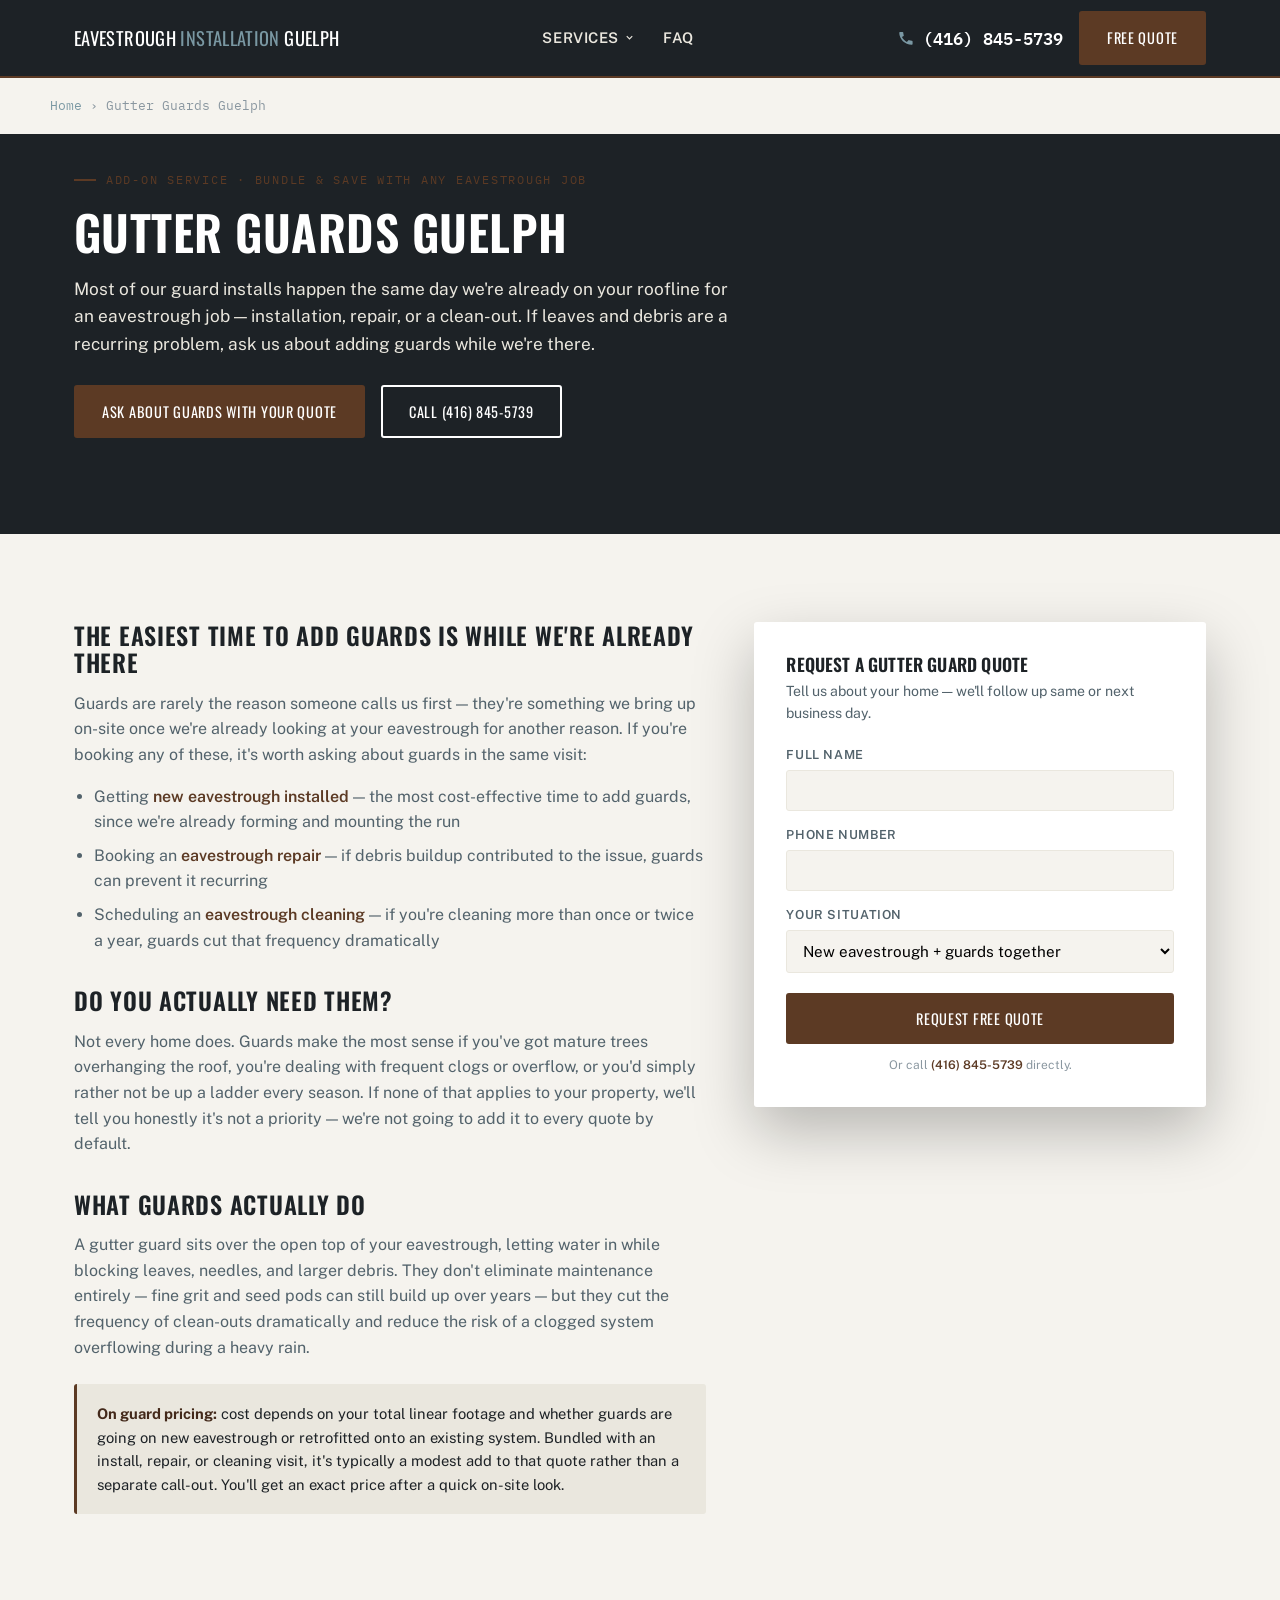
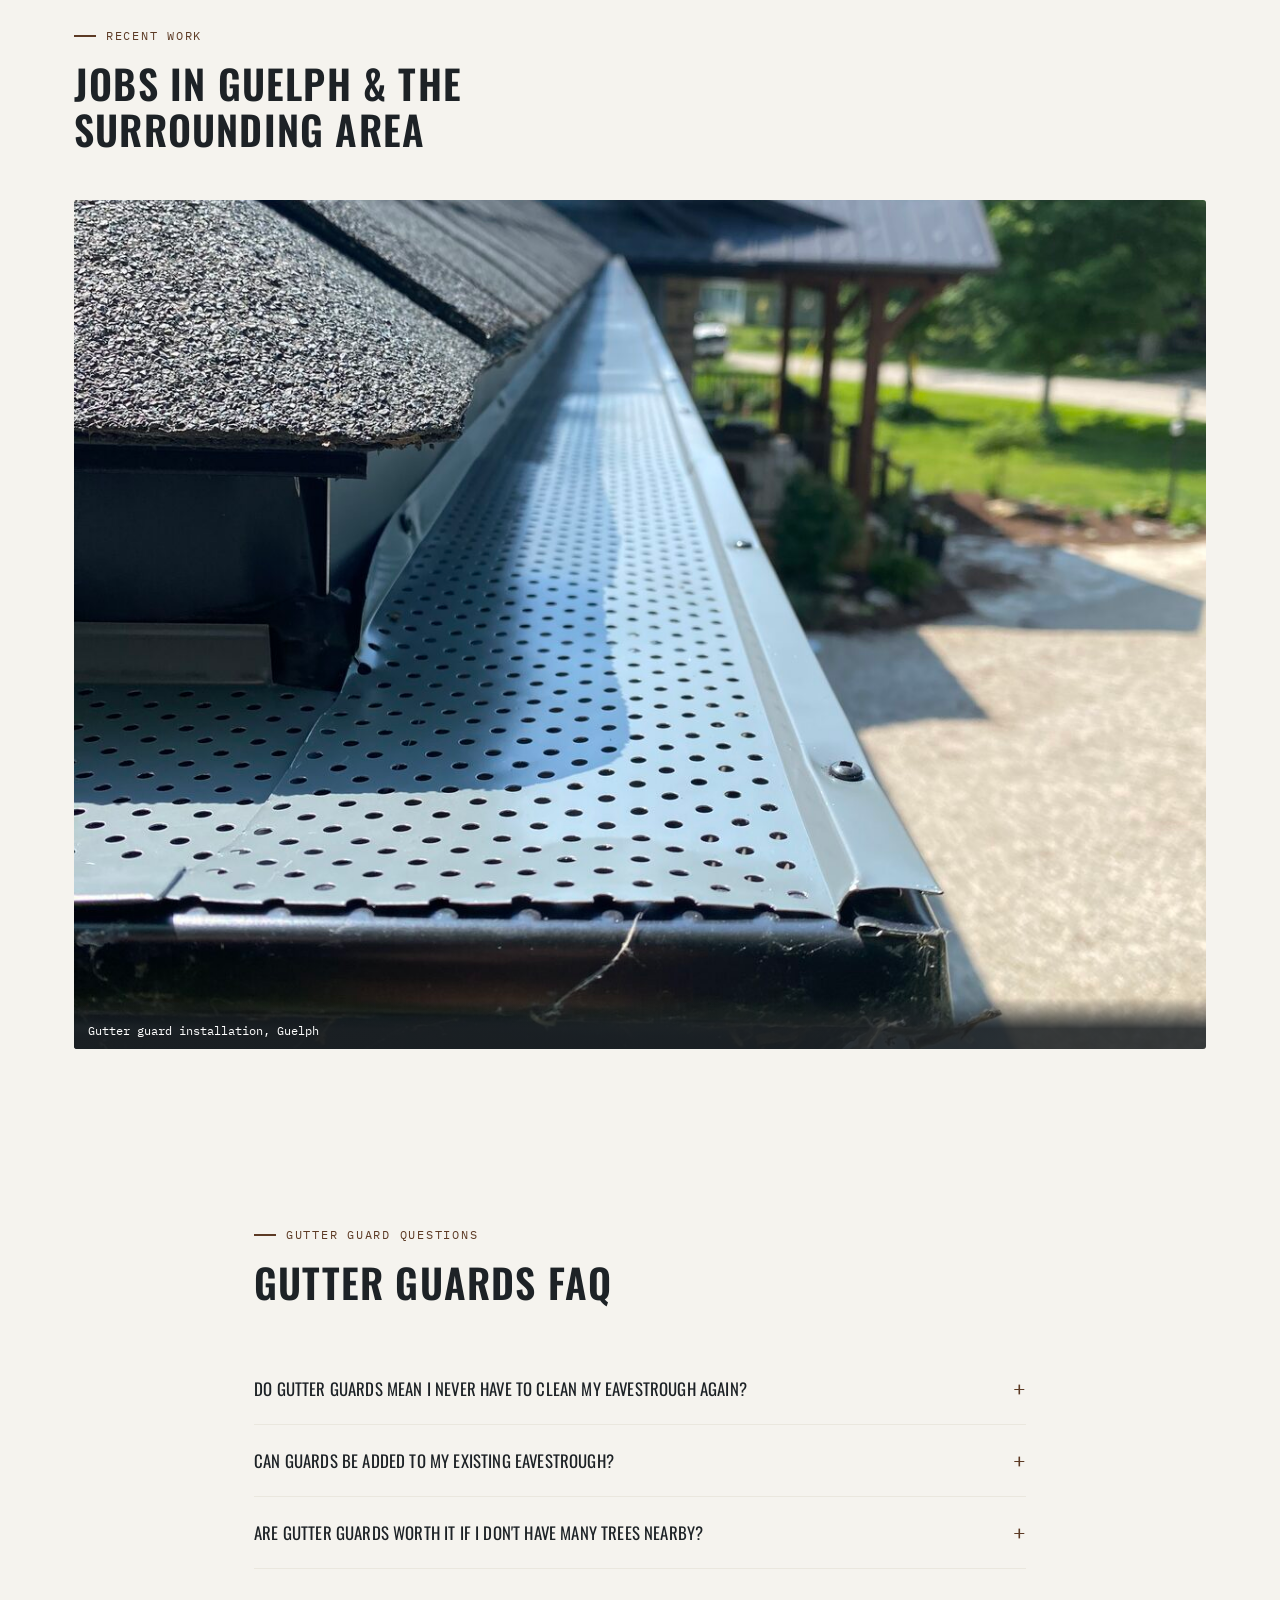
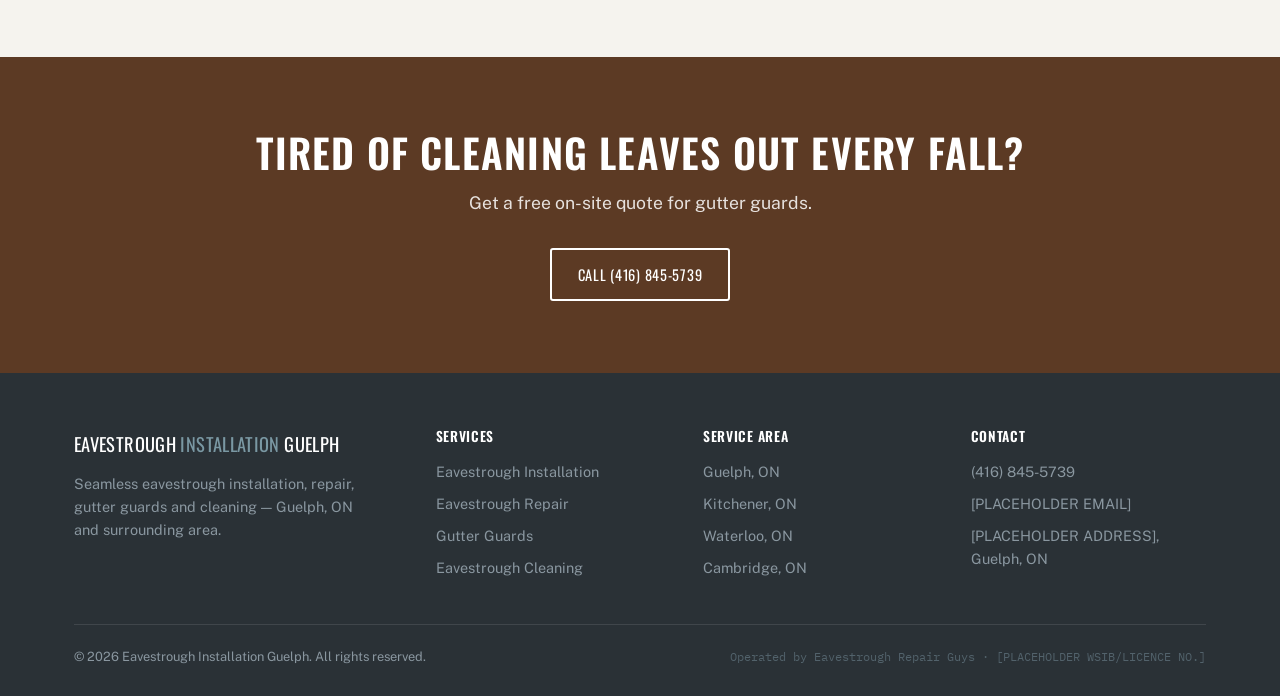
<file: gutter-guards-guelph.html>
<!DOCTYPE html>
<html lang="en-CA">
<head>
<meta charset="UTF-8">
<meta name="viewport" content="width=device-width, initial-scale=1.0">
<title>Gutter Guards Guelph | Add-On To Any Eavestrough Job | Eavestrough Repair Guys</title>
<meta name="description" content="Ask about gutter guards when you book eavestrough installation, repair, or cleaning in Guelph, ON. Keep leaves and debris out year-round. Call [PLACEHOLDER PHONE].">
<link rel="canonical" href="https://www.eavestroughinstallationguelph.ca/gutter-guards-guelph.html">
<style>
/* ============================================================
   EAVESTROUGH INSTALLATION GUELPH — Design System
   Palette grounded in real eavestrough material/finish names:
   - Charcoal: roofline/shadow
   - Aluminum: the material itself (background)
   - Royal Brown: a genuine standard eavestrough colour, used as accent
   - Slate: structural steel grey
   - Rain: the water the whole trade exists to move
   ============================================================ */

@import url('https://fonts.googleapis.com/css2?family=Oswald:wght@400;500;600;700&family=Public+Sans:wght@400;500;600;700&family=IBM+Plex+Mono:wght@500;600&display=swap');

:root{
  --charcoal: #1D2226;
  --charcoal-soft: #2A3136;
  --aluminum: #F5F3EE;
  --aluminum-dim: #EAE7DE;
  --white: #FFFFFF;
  --brown: #5C3A24;
  --brown-deep: #43291A;
  --brown-light: #7A5138;
  --slate: #52626B;
  --slate-dim: #8A97A0;
  --rain: #7A98A3;
  --rain-dim: #C7D5D9;

  --font-display: 'Oswald', sans-serif;
  --font-body: 'Public Sans', sans-serif;
  --font-mono: 'IBM Plex Mono', monospace;

  --max: 1180px;
  --radius: 3px;
}

*{box-sizing:border-box; margin:0; padding:0;}

html{scroll-behavior:smooth;}

body{
  font-family: var(--font-body);
  background: var(--aluminum);
  color: var(--charcoal);
  line-height: 1.6;
  -webkit-font-smoothing: antialiased;
}

img{max-width:100%; display:block;}

a{color:inherit; text-decoration:none;}

.wrap{max-width:var(--max); margin:0 auto; padding:0 24px;}

h1,h2,h3,h4{
  font-family: var(--font-display);
  font-weight:600;
  line-height:1.15;
  letter-spacing:0.01em;
}

h2{font-size:clamp(1.7rem, 3.2vw, 2.5rem); text-transform:uppercase; letter-spacing:0.03em;}
h3{font-size:1.25rem;}

.eyebrow{
  font-family: var(--font-mono);
  font-size:0.78rem;
  letter-spacing:0.14em;
  text-transform:uppercase;
  color:var(--brown);
  display:flex;
  align-items:center;
  gap:10px;
  margin-bottom:14px;
}
.eyebrow::before{
  content:"";
  width:22px; height:2px;
  background:var(--brown);
  display:inline-block;
}

/* ---------- roofline motif (signature element) ----------
   A recurring gutter cross-section: a horizontal channel with a
   drip-edge lip, used as section dividers instead of generic waves. */
.roofline-divider{
  width:100%;
  height:22px;
  display:block;
}
.roofline-divider svg{width:100%; height:100%; display:block;}

/* ---------- header ---------- */
.site-header{
  position:sticky; top:0; z-index:50;
  background:var(--charcoal);
  border-bottom:2px solid var(--brown);
}
.site-header .wrap{
  display:flex; align-items:center; justify-content:space-between;
  height:76px;
}
.logo{
  font-family:var(--font-display);
  color:var(--white);
  font-size:1.15rem;
  text-transform:uppercase;
  letter-spacing:0.02em;
}
.logo span{color:var(--rain);}
.nav-links{display:flex; gap:28px; align-items:center;}
.nav-links a{
  color:var(--aluminum-dim);
  font-size:0.92rem;
  font-weight:600;
  text-transform:uppercase;
  letter-spacing:0.04em;
}
.nav-links a:hover{color:var(--rain);}
.header-cta{
  display:flex; align-items:center; gap:16px;
}
.phone-badge{
  font-family:var(--font-mono);
  color:var(--white);
  font-size:1.05rem;
  font-weight:600;
  display:flex; align-items:center; gap:8px;
}
.phone-badge svg{width:18px; height:18px; fill:var(--rain);}
.btn{
  display:inline-block;
  font-family:var(--font-display);
  text-transform:uppercase;
  letter-spacing:0.05em;
  font-size:0.9rem;
  padding:13px 26px;
  border-radius:var(--radius);
  border:2px solid transparent;
  cursor:pointer;
  transition:all .15s ease;
}
.btn-primary{background:var(--brown); color:var(--white);}
.btn-primary:hover{background:var(--brown-deep);}
.btn-outline{border-color:var(--white); color:var(--white); background:transparent;}
.btn-outline:hover{background:var(--white); color:var(--charcoal);}
.mobile-toggle{display:none; background:none; border:none; color:var(--white); font-size:1.6rem;}

/* ---------- hero ---------- */
.hero{
  background:var(--charcoal);
  color:var(--white);
  position:relative;
  overflow:hidden;
  padding:76px 0 0 0;
}
.hero-grid{
  display:grid;
  grid-template-columns: 1.1fr 0.9fr;
  gap:48px;
  align-items:center;
  padding:64px 0 96px;
}
.hero h1{
  font-size:clamp(2.4rem, 5vw, 3.6rem);
  text-transform:uppercase;
  margin-bottom:20px;
}
.hero h1 em{
  font-style:normal;
  color:var(--rain);
}
.hero p.lede{
  font-size:1.15rem;
  color:var(--aluminum-dim);
  max-width:46ch;
  margin-bottom:32px;
}
.hero-actions{display:flex; gap:16px; flex-wrap:wrap; margin-bottom:36px;}
.trust-strip{
  display:flex; gap:28px; flex-wrap:wrap;
  border-top:1px solid rgba(255,255,255,0.12);
  padding-top:24px;
}
.trust-item{
  font-family:var(--font-mono);
  font-size:0.82rem;
  color:var(--slate-dim);
  display:flex; align-items:center; gap:8px;
}
.trust-item svg{width:16px; height:16px; fill:var(--rain);}

.hero-visual{
  position:relative;
  border-radius:var(--radius);
  overflow:hidden;
  border:1px solid rgba(255,255,255,0.14);
}
.hero-visual .roofline-graphic{width:100%; display:block;}

/* ---------- quote form ---------- */
.quote-card{
  background:var(--white);
  border-radius:var(--radius);
  padding:32px;
  box-shadow:0 24px 60px rgba(0,0,0,0.25);
  color:var(--charcoal);
}
.quote-card h3{
  text-transform:uppercase;
  font-size:1.1rem;
  margin-bottom:6px;
}
.quote-card .sub{
  font-size:0.88rem;
  color:var(--slate);
  margin-bottom:20px;
}
.field{margin-bottom:14px;}
.field label{
  display:block;
  font-size:0.78rem;
  text-transform:uppercase;
  letter-spacing:0.05em;
  color:var(--slate);
  margin-bottom:5px;
  font-weight:600;
}
.field input, .field select, .field textarea{
  width:100%;
  padding:11px 12px;
  border:1.5px solid var(--aluminum-dim);
  border-radius:var(--radius);
  font-family:var(--font-body);
  font-size:0.95rem;
  background:var(--aluminum);
}
.field input:focus, .field select:focus, .field textarea:focus{
  outline:none; border-color:var(--brown);
}
.quote-card .btn-primary{width:100%; text-align:center; margin-top:6px;}
.quote-fineprint{
  font-size:0.75rem; color:var(--slate-dim); margin-top:12px; text-align:center;
}

/* ---------- services ---------- */
.section{padding:88px 0;}
.section-head{max-width:640px; margin-bottom:48px;}
.section-head p{color:var(--slate); font-size:1.05rem;}
.services-grid{
  display:grid;
  grid-template-columns:repeat(auto-fit, minmax(250px, 1fr));
  gap:24px;
}
.service-card{
  background:var(--white);
  border:1px solid var(--aluminum-dim);
  border-top:4px solid var(--brown);
  border-radius:var(--radius);
  padding:30px 26px;
  transition:transform .15s ease, box-shadow .15s ease;
}
.service-card:hover{transform:translateY(-4px); box-shadow:0 16px 32px rgba(29,34,38,0.1);}
.service-card .num{
  font-family:var(--font-mono);
  color:var(--rain);
  font-size:0.8rem;
  margin-bottom:10px;
  display:block;
}
.service-card h3{margin-bottom:10px; text-transform:uppercase;}
.service-card p{color:var(--slate); font-size:0.94rem; margin-bottom:18px;}
.service-card a.card-link{
  font-family:var(--font-mono);
  font-size:0.82rem;
  color:var(--brown);
  font-weight:600;
  text-transform:uppercase;
  letter-spacing:0.03em;
}
.service-card a.card-link:hover{color:var(--brown-deep);}

/* ---------- dark band (why-us / process) ---------- */
.band-dark{
  background:var(--charcoal);
  color:var(--white);
}
.band-dark .section-head p{color:var(--slate-dim);}
.band-dark .eyebrow{color:var(--rain);}
.band-dark .eyebrow::before{background:var(--rain);}

.process-grid{
  display:grid;
  grid-template-columns:repeat(4, 1fr);
  gap:20px;
}
.process-step{border-left:2px solid var(--rain); padding-left:18px;}
.process-step .step-no{
  font-family:var(--font-mono);
  color:var(--rain);
  font-size:1.6rem;
  display:block;
  margin-bottom:8px;
}
.process-step h4{text-transform:uppercase; font-size:1rem; margin-bottom:8px; color:var(--white);}
.process-step p{font-size:0.9rem; color:var(--slate-dim);}

/* ---------- why-us checklist ---------- */
.why-grid{
  display:grid;
  grid-template-columns: 1fr 1fr;
  gap:44px;
  align-items:start;
}
.check-list{list-style:none;}
.check-list li{
  display:flex; gap:14px; align-items:flex-start;
  padding:16px 0;
  border-bottom:1px solid rgba(255,255,255,0.1);
}
.check-list li:last-child{border-bottom:none;}
.check-list svg{width:20px; height:20px; flex-shrink:0; fill:var(--rain); margin-top:2px;}
.check-list strong{display:block; margin-bottom:3px; color:var(--white);}
.check-list span.detail{font-size:0.9rem; color:var(--slate-dim);}

/* ---------- service area ---------- */
.area-list{
  display:flex; flex-wrap:wrap; gap:12px; margin-top:20px;
}
.area-chip{
  font-family:var(--font-mono);
  font-size:0.85rem;
  padding:9px 16px;
  border:1.5px solid var(--slate-dim);
  border-radius:20px;
  color:var(--charcoal);
}

/* ---------- testimonials ---------- */
.testi-grid{
  display:grid;
  grid-template-columns:repeat(auto-fit, minmax(280px,1fr));
  gap:24px;
}
.testi-card{
  background:var(--white);
  border:1px solid var(--aluminum-dim);
  border-radius:var(--radius);
  padding:28px;
}
.stars{color:var(--brown); font-size:1rem; margin-bottom:14px; letter-spacing:2px;}
.testi-card p.quote{font-size:0.98rem; margin-bottom:18px; color:var(--charcoal);}
.testi-card .who{
  font-family:var(--font-mono);
  font-size:0.8rem;
  color:var(--slate);
  text-transform:uppercase;
  letter-spacing:0.03em;
}

/* ---------- FAQ ---------- */
.faq-item{
  border-bottom:1px solid var(--aluminum-dim);
}
.faq-q{
  width:100%;
  text-align:left;
  background:none; border:none;
  padding:22px 0;
  font-family:var(--font-display);
  font-size:1.05rem;
  text-transform:uppercase;
  letter-spacing:0.01em;
  color:var(--charcoal);
  display:flex; justify-content:space-between; align-items:center;
  cursor:pointer;
}
.faq-q .icon{
  font-family:var(--font-mono);
  font-size:1.3rem;
  color:var(--brown);
  transition:transform .15s ease;
}
.faq-item.open .faq-q .icon{transform:rotate(45deg);}
.faq-a{
  max-height:0;
  overflow:hidden;
  transition:max-height .2s ease;
  color:var(--slate);
  font-size:0.95rem;
}
.faq-item.open .faq-a{max-height:280px;}
.faq-a-inner{padding-bottom:22px; max-width:70ch;}

/* ---------- final CTA band ---------- */
.cta-band{
  background:var(--brown);
  color:var(--white);
  text-align:center;
  padding:72px 0;
}
.cta-band h2{color:var(--white); margin-bottom:14px;}
.cta-band p{color:rgba(255,255,255,0.85); margin-bottom:30px; font-size:1.1rem;}
.cta-band .btn-outline{border-color:var(--white); color:var(--white);}
.cta-band .btn-outline:hover{background:var(--white); color:var(--brown);}

/* ---------- footer ---------- */
footer{
  background:var(--charcoal-soft);
  color:var(--slate-dim);
  padding:56px 0 28px;
  font-size:0.9rem;
}
.footer-grid{
  display:grid;
  grid-template-columns:1.4fr 1fr 1fr 1fr;
  gap:32px;
  margin-bottom:36px;
}
footer h4{color:var(--white); font-size:0.85rem; text-transform:uppercase; letter-spacing:0.05em; margin-bottom:16px;}
footer ul{list-style:none;}
footer li{margin-bottom:9px;}
footer a:hover{color:var(--rain);}
.footer-bottom{
  border-top:1px solid rgba(255,255,255,0.1);
  padding-top:22px;
  display:flex; justify-content:space-between; flex-wrap:wrap; gap:12px;
  font-size:0.8rem;
}
.footer-brand-note{font-family:var(--font-mono); font-size:0.76rem; color:var(--slate);}

/* ---------- breadcrumb (service pages) ---------- */
.breadcrumb{
  font-family:var(--font-mono);
  font-size:0.8rem;
  color:var(--slate-dim);
  padding:18px 0;
}
.breadcrumb a{color:var(--rain);}

/* ---------- page hero (service pages, shorter than homepage) ---------- */
.page-hero{
  background:var(--charcoal);
  color:var(--white);
  padding:36px 0 60px;
}
.page-hero h1{
  font-size:clamp(2rem, 4.2vw, 3rem);
  text-transform:uppercase;
  margin-bottom:16px;
}
.page-hero p.lede{color:var(--aluminum-dim); max-width:60ch; font-size:1.08rem; margin-bottom:26px;}

/* ---------- two column content (service pages) ---------- */
.content-grid{
  display:grid;
  grid-template-columns:1.4fr 1fr;
  gap:48px;
  align-items:start;
}
.content-grid h2{font-size:1.5rem; margin:34px 0 14px;}
.content-grid h2:first-child{margin-top:0;}
.content-grid p{color:var(--slate); margin-bottom:16px;}
.content-grid ul{margin:0 0 20px 20px; color:var(--slate);}
.content-grid li{margin-bottom:8px;}
.sticky-sidebar{position:sticky; top:100px;}

.price-note{
  background:var(--aluminum-dim);
  border-left:3px solid var(--brown);
  padding:18px 20px;
  border-radius:var(--radius);
  font-size:0.92rem;
  margin:24px 0;
}
.price-note strong{color:var(--brown-deep);}

/* ---------- responsive ---------- */
@media (max-width: 900px){
  .hero-grid, .why-grid, .content-grid{grid-template-columns:1fr;}
  .process-grid{grid-template-columns:repeat(2, 1fr);}
  .footer-grid{grid-template-columns:1fr 1fr;}
  .nav-links{display:none; position:absolute; top:76px; left:0; right:0; background:var(--charcoal); flex-direction:column; padding:12px 24px; gap:0; border-top:1px solid rgba(255,255,255,0.1);}
  .nav-links.mobile-open{display:flex;}
  .nav-links a{padding:12px 0; border-bottom:1px solid rgba(255,255,255,0.08);}
  .mobile-toggle{display:block;}
}
@media (max-width: 560px){
  .process-grid{grid-template-columns:1fr;}
  .footer-grid{grid-template-columns:1fr;}
  .phone-badge span.label{display:none;}
}

/* ---------- accessibility ---------- */
a:focus-visible, button:focus-visible, input:focus-visible, select:focus-visible, textarea:focus-visible{
  outline:3px solid var(--rain);
  outline-offset:2px;
}
@media (prefers-reduced-motion: reduce){
  *{transition:none !important; scroll-behavior:auto !important;}
}



/* ---------- recent work gallery (service pages) ---------- */
.gallery-section{padding-top:0;}
.gallery-grid{
  display:grid;
  grid-template-columns:repeat(auto-fit, minmax(220px, 1fr));
  gap:20px;
  margin-top:32px;
}
.gallery-tile{
  aspect-ratio: 4/3;
  border:2px dashed var(--slate-dim);
  border-radius:var(--radius);
  background:var(--aluminum-dim);
  display:flex;
  flex-direction:column;
  align-items:center;
  justify-content:center;
  text-align:center;
  padding:20px;
  gap:10px;
}
.gallery-tile svg{width:34px; height:34px; fill:var(--slate-dim);}
.gallery-tile.has-photo{border:none; background:none; padding:0; overflow:hidden; position:relative; display:block;}
.gallery-tile.has-photo img{width:100%; height:100%; object-fit:cover; display:block;}
.gallery-tile.has-photo .cap{position:absolute; bottom:0; left:0; right:0; background:linear-gradient(transparent, rgba(29,34,38,0.88) 60%); color:#fff; padding:24px 14px 10px; text-align:left; font-size:0.78rem;}
.before-after-pair{display:grid; grid-template-columns:1fr 1fr; gap:10px;}
.before-after-pair .gallery-tile{aspect-ratio:1/1;}
.ba-label{position:absolute; top:8px; left:8px; background:var(--brown); color:#fff; font-family:var(--font-mono); font-size:0.68rem; text-transform:uppercase; letter-spacing:0.05em; padding:3px 9px; border-radius:2px; z-index:2;}
.gallery-tile .cap{
  font-family:var(--font-mono);
  font-size:0.8rem;
  color:var(--slate);
  line-height:1.4;
}
.gallery-note{
  font-size:0.85rem;
  color:var(--slate-dim);
  margin-top:18px;
  font-style:italic;
}


/* ---------- nav services dropdown ---------- */
.nav-dropdown{position:relative;}
.nav-dropdown-toggle{
  background:none; border:none; cursor:pointer;
  display:flex; align-items:center; gap:5px;
  color:var(--aluminum-dim);
  font-size:0.92rem; font-weight:600;
  text-transform:uppercase; letter-spacing:0.04em;
  font-family:inherit; padding:0;
}
.nav-dropdown-toggle:hover{color:var(--rain);}
.nav-dropdown-toggle .chevron{width:11px; height:11px; transition:transform .15s ease;}
.nav-dropdown.open .nav-dropdown-toggle .chevron{transform:rotate(180deg);}
.nav-dropdown-menu{
  position:absolute; top:100%; left:0; margin-top:16px;
  background:var(--charcoal-soft); border:1px solid rgba(255,255,255,0.1);
  border-radius:var(--radius); min-width:230px; padding:8px 0;
  display:none; box-shadow:0 18px 36px rgba(0,0,0,0.35); z-index:60;
}
.nav-dropdown-menu a{
  display:block; padding:11px 18px;
  color:var(--aluminum-dim); font-size:0.88rem;
  text-transform:none; letter-spacing:0; font-weight:500;
}
.nav-dropdown-menu a:hover{background:rgba(255,255,255,0.06); color:var(--rain);}
.nav-dropdown:hover .nav-dropdown-menu,
.nav-dropdown.open .nav-dropdown-menu{display:block;}
@media (max-width: 900px){
  .nav-dropdown-menu{
    position:static; box-shadow:none; border:none; background:rgba(255,255,255,0.03);
    margin-top:6px; margin-left:0; display:none; min-width:0;
  }
  .nav-dropdown.open .nav-dropdown-menu{display:block;}
  .nav-dropdown-toggle{padding:12px 0; width:100%; justify-content:space-between;
    border-bottom:1px solid rgba(255,255,255,0.08);}
}

</style>

<script type="application/ld+json">
{
  "@context": "https://schema.org",
  "@type": "Service",
  "serviceType": "Gutter Guard Installation",
  "provider": {
    "@type": "HomeAndConstructionBusiness",
    "name": "Eavestrough Installation Guelph",
    "telephone": "+1-416-845-5739",
    "areaServed": "Guelph, ON"
  },
  "areaServed": {"@type": "City", "name": "Guelph"},
  "description": "Gutter guard installation to keep leaves and debris out of eavestrough systems in Guelph, Ontario."
}
</script>
</head>
<body>

<header class="site-header">
  <div class="wrap">
    <a href="index.html" class="logo">Eavestrough <span>Installation</span> Guelph</a>
    <nav class="nav-links" aria-label="Primary">
      <div class="nav-dropdown">
        <button class="nav-dropdown-toggle" aria-expanded="false" aria-haspopup="true">Services <svg class="chevron" viewBox="0 0 24 24" fill="none" stroke="currentColor" stroke-width="2.5"><polyline points="6 9 12 15 18 9"/></svg></button>
        <div class="nav-dropdown-menu">
          <a href="index.html#services">Eavestrough Installation</a>
          <a href="eavestrough-repair-guelph.html">Eavestrough Repair</a>
          <a href="gutter-guards-guelph.html">Gutter Guards</a>
          <a href="eavestrough-cleaning-guelph.html">Eavestrough Cleaning</a>
        </div>
      </div>
      <a href="index.html#faq">FAQ</a>
    </nav>
    <div class="header-cta">
      <a href="tel:+14168455739" class="phone-badge">
        <svg viewBox="0 0 24 24"><path d="M6.6 10.8c1.4 2.8 3.7 5.1 6.5 6.5l2.2-2.2c.3-.3.7-.4 1-.2 1.1.4 2.3.6 3.5.6.6 0 1 .4 1 1v3.4c0 .6-.4 1-1 1C10.6 21 3 13.4 3 4.9c0-.6.4-1 1-1h3.4c.6 0 1 .4 1 1 0 1.2.2 2.4.6 3.5.1.3 0 .7-.2 1L6.6 10.8z"/></svg>
        <span class="label">(416) 845-5739</span>
      </a>
      <a href="index.html#quote" class="btn btn-primary">Free Quote</a>
      <button class="mobile-toggle" aria-label="Toggle menu" aria-expanded="false">&#9776;</button>
    </div>
  </div>
</header>

<div class="wrap breadcrumb"><a href="index.html">Home</a> &rsaquo; Gutter Guards Guelph</div>

<section class="page-hero">
  <div class="wrap">
    <div class="eyebrow">Add-On Service &middot; Bundle &amp; Save With Any Eavestrough Job</div>
    <h1>Gutter Guards Guelph</h1>
    <p class="lede">Most of our guard installs happen the same day we're already on your roofline for an eavestrough job &mdash; installation, repair, or a clean-out. If leaves and debris are a recurring problem, ask us about adding guards while we're there.</p>
    <div class="hero-actions">
      <a href="index.html#quote" class="btn btn-primary">Ask About Guards With Your Quote</a>
      <a href="tel:+14168455739" class="btn btn-outline">Call (416) 845-5739</a>
    </div>
  </div>
</section>

<section class="section">
  <div class="wrap content-grid">
    <div>
      <h2>The Easiest Time To Add Guards Is While We're Already There</h2>
      <p>Guards are rarely the reason someone calls us first &mdash; they're something we bring up on-site once we're already looking at your eavestrough for another reason. If you're booking any of these, it's worth asking about guards in the same visit:</p>
      <ul>
        <li>Getting <a href="index.html#services" style="color:var(--brown); font-weight:600;">new eavestrough installed</a> &mdash; the most cost-effective time to add guards, since we're already forming and mounting the run</li>
        <li>Booking an <a href="eavestrough-repair-guelph.html" style="color:var(--brown); font-weight:600;">eavestrough repair</a> &mdash; if debris buildup contributed to the issue, guards can prevent it recurring</li>
        <li>Scheduling an <a href="eavestrough-cleaning-guelph.html" style="color:var(--brown); font-weight:600;">eavestrough cleaning</a> &mdash; if you're cleaning more than once or twice a year, guards cut that frequency dramatically</li>
      </ul>

      <h2>Do You Actually Need Them?</h2>
      <p>Not every home does. Guards make the most sense if you've got mature trees overhanging the roof, you're dealing with frequent clogs or overflow, or you'd simply rather not be up a ladder every season. If none of that applies to your property, we'll tell you honestly it's not a priority &mdash; we're not going to add it to every quote by default.</p>

      <h2>What Guards Actually Do</h2>
      <p>A gutter guard sits over the open top of your eavestrough, letting water in while blocking leaves, needles, and larger debris. They don't eliminate maintenance entirely &mdash; fine grit and seed pods can still build up over years &mdash; but they cut the frequency of clean-outs dramatically and reduce the risk of a clogged system overflowing during a heavy rain.</p>

      <div class="price-note">
        <strong>On guard pricing:</strong> cost depends on your total linear footage and whether guards are going on new eavestrough or retrofitted onto an existing system. Bundled with an install, repair, or cleaning visit, it's typically a modest add to that quote rather than a separate call-out. You'll get an exact price after a quick on-site look.
      </div>
    </div>

    <div class="sticky-sidebar">
      <div class="quote-card">
        <h3>Request a Gutter Guard Quote</h3>
        <div class="sub">Tell us about your home &mdash; we'll follow up same or next business day.</div>
        <form class="quote-form" action="https://formspree.io/f/mjgnjyed" method="POST">
        <input type="hidden" name="_subject" value="New Quote Request &mdash; Eavestrough Installation Guelph">
        <input type="hidden" name="page" value="Gutter Guards Page">
          <div class="field">
            <label for="g-name">Full Name</label>
            <input type="text" id="g-name" name="name" required>
          </div>
          <div class="field">
            <label for="g-phone">Phone Number</label>
            <input type="tel" id="g-phone" name="phone" required>
          </div>
          <div class="field">
            <label for="g-situation">Your Situation</label>
            <select id="g-situation" name="situation">
              <option>New eavestrough + guards together</option>
              <option>Guards on existing eavestrough</option>
              <option>Not sure — need advice</option>
            </select>
          </div>
          <div class="form-error" style="display:none; color:#B23A2E; font-size:0.85rem; margin-bottom:14px;"></div>
        <button type="submit" class="btn btn-primary">Request Free Quote</button>
          <div class="quote-fineprint">Or call <a href="tel:+14168455739" style="color:var(--brown); font-weight:600;">(416) 845-5739</a> directly.</div>
        </form>
        <div class="form-confirm" style="display:none; text-align:center; padding:20px 0;">
          <h3 style="margin-bottom:10px;">Got it &mdash; thanks!</h3>
          <p style="color:var(--slate);">We'll be in touch shortly to book your on-site look.</p>
        </div>
      </div>
    </div>
  </div>
</section>

<section class="section gallery-section">
  <div class="wrap">
    <div class="section-head">
      <div class="eyebrow">Recent Work</div>
      <h2>Jobs In Guelph &amp; The Surrounding Area</h2>
          </div>
    <div class="gallery-grid">
      <div class="gallery-tile has-photo">
        <img src="images/gutter-guard-install.jpg" alt="Gutter guard installation on a Guelph home">
        <div class="cap">Gutter guard installation, Guelph</div>
      </div>
    </div>
  </div>
</section>

<section class="section" id="faq">
  <div class="wrap" style="max-width:820px;">
    <div class="section-head">
      <div class="eyebrow">Gutter Guard Questions</div>
      <h2>Gutter Guards FAQ</h2>
    </div>
    <div class="faq-item">
      <button class="faq-q">Do gutter guards mean I never have to clean my eavestrough again? <span class="icon">+</span></button>
      <div class="faq-a"><div class="faq-a-inner">Not entirely &mdash; guards block leaves and larger debris, but fine grit, seed pods, and shingle granules can still accumulate slowly over several years. What they eliminate is the frequent, urgent clean-outs caused by leaf clogs.</div></div>
    </div>
    <div class="faq-item">
      <button class="faq-q">Can guards be added to my existing eavestrough? <span class="icon">+</span></button>
      <div class="faq-a"><div class="faq-a-inner">Yes, as long as the existing eavestrough is in good working condition. We'll check slope and hanger condition on-site before installing guards on anything older.</div></div>
    </div>
    <div class="faq-item">
      <button class="faq-q">Are gutter guards worth it if I don't have many trees nearby? <span class="icon">+</span></button>
      <div class="faq-a"><div class="faq-a-inner">If you're not dealing with much leaf debris, the payoff is smaller &mdash; we'll tell you honestly if it's not a priority for your property rather than upsell you on something you don't need.</div></div>
    </div>
  </div>
</section>

<section class="cta-band">
  <div class="wrap">
    <h2>Tired Of Cleaning Leaves Out Every Fall?</h2>
    <p>Get a free on-site quote for gutter guards.</p>
    <a href="tel:+14168455739" class="btn btn-outline">Call (416) 845-5739</a>
  </div>
</section>

<footer>
  <div class="wrap">
    <div class="footer-grid">
      <div>
        <div class="logo" style="margin-bottom:14px;">Eavestrough <span>Installation</span> Guelph</div>
        <p style="max-width:32ch;">Seamless eavestrough installation, repair, gutter guards and cleaning &mdash; Guelph, ON and surrounding area.</p>
      </div>
      <div>
        <h4>Services</h4>
        <ul>
          <li><a href="index.html#services">Eavestrough Installation</a></li>
          <li><a href="eavestrough-repair-guelph.html">Eavestrough Repair</a></li>
          <li><a href="gutter-guards-guelph.html">Gutter Guards</a></li>
          <li><a href="eavestrough-cleaning-guelph.html">Eavestrough Cleaning</a></li>
        </ul>
      </div>
      <div>
        <h4>Service Area</h4>
        <ul>
          <li>Guelph, ON</li>
          <li>Kitchener, ON</li>
          <li>Waterloo, ON</li>
          <li>Cambridge, ON</li>
        </ul>
      </div>
      <div>
        <h4>Contact</h4>
        <ul>
          <li><a href="tel:+14168455739">(416) 845-5739</a></li>
          <li>[PLACEHOLDER EMAIL]</li>
          <li>[PLACEHOLDER ADDRESS], Guelph, ON</li>
        </ul>
      </div>
    </div>
    <div class="footer-bottom">
      <span>&copy; <span id="year"></span> Eavestrough Installation Guelph. All rights reserved.</span>
      <span class="footer-brand-note">Operated by Eavestrough Repair Guys &middot; [PLACEHOLDER WSIB/LICENCE NO.]</span>
    </div>
  </div>
</footer>

<script>document.getElementById('year').textContent = new Date().getFullYear();</script>
<script>
// ============================================================
// Eavestrough Installation Guelph — shared behaviour
// ============================================================

document.addEventListener('DOMContentLoaded', function () {

  // Services dropdown toggle (click for touch/mobile; CSS :hover handles desktop)
  document.querySelectorAll('.nav-dropdown-toggle').forEach(function (btn) {
    btn.addEventListener('click', function (e) {
      e.preventDefault();
      var dropdown = btn.closest('.nav-dropdown');
      var isOpen = dropdown.classList.toggle('open');
      btn.setAttribute('aria-expanded', isOpen ? 'true' : 'false');
    });
  });


  // Mobile nav toggle
  var toggle = document.querySelector('.mobile-toggle');
  var navLinks = document.querySelector('.nav-links');
  if (toggle && navLinks) {
    toggle.addEventListener('click', function () {
      var isOpen = navLinks.classList.toggle('mobile-open');
      toggle.setAttribute('aria-expanded', isOpen ? 'true' : 'false');
    });
  }

  // FAQ accordion
  document.querySelectorAll('.faq-item').forEach(function (item) {
    var q = item.querySelector('.faq-q');
    q.addEventListener('click', function () {
      var wasOpen = item.classList.contains('open');
      document.querySelectorAll('.faq-item.open').forEach(function (openItem) {
        openItem.classList.remove('open');
      });
      if (!wasOpen) item.classList.add('open');
    });
  });

  // Quote form(s) — submits to Formspree (https://formspree.io/f/mjgnjyed)
  document.querySelectorAll('.quote-form').forEach(function (form) {
    form.addEventListener('submit', function (e) {
      e.preventDefault();

      var confirmBox = form.querySelector('.form-confirm');
      var errorBox = form.querySelector('.form-error');
      var submitBtn = form.querySelector('button[type=submit]');
      var originalBtnText = submitBtn ? submitBtn.textContent : '';
      if (errorBox) errorBox.style.display = 'none';
      if (submitBtn) { submitBtn.disabled = true; submitBtn.textContent = 'Sending...'; }

      fetch(form.action, {
        method: 'POST',
        body: new FormData(form),
        headers: { 'Accept': 'application/json' }
      }).then(function (response) {
        if (response.ok) {
          // --- Google Ads conversion tracking placeholder ---
          // Uncomment and fill in your conversion ID/label once Ads is live:
          // gtag('event', 'conversion', {
          //   'send_to': 'AW-XXXXXXXXX/XXXXXXXXXXXXXXXXXX'
          // });

          form.querySelectorAll('input, select, textarea, button').forEach(function (el) {
            el.style.display = 'none';
          });
          if (confirmBox) confirmBox.style.display = 'block';
        } else {
          response.json().then(function (data) {
            if (submitBtn) { submitBtn.disabled = false; submitBtn.textContent = originalBtnText; }
            if (errorBox) {
              errorBox.style.display = 'block';
              errorBox.textContent = (data && data.errors)
                ? 'Something went wrong — please call us directly instead.'
                : 'Something went wrong — please call us directly instead.';
            }
          });
        }
      }).catch(function () {
        if (submitBtn) { submitBtn.disabled = false; submitBtn.textContent = originalBtnText; }
        if (errorBox) {
          errorBox.style.display = 'block';
          errorBox.textContent = 'Something went wrong — please call us directly instead.';
        }
      });
    });
  });

});

</script>
</body>
</html>
</file>
